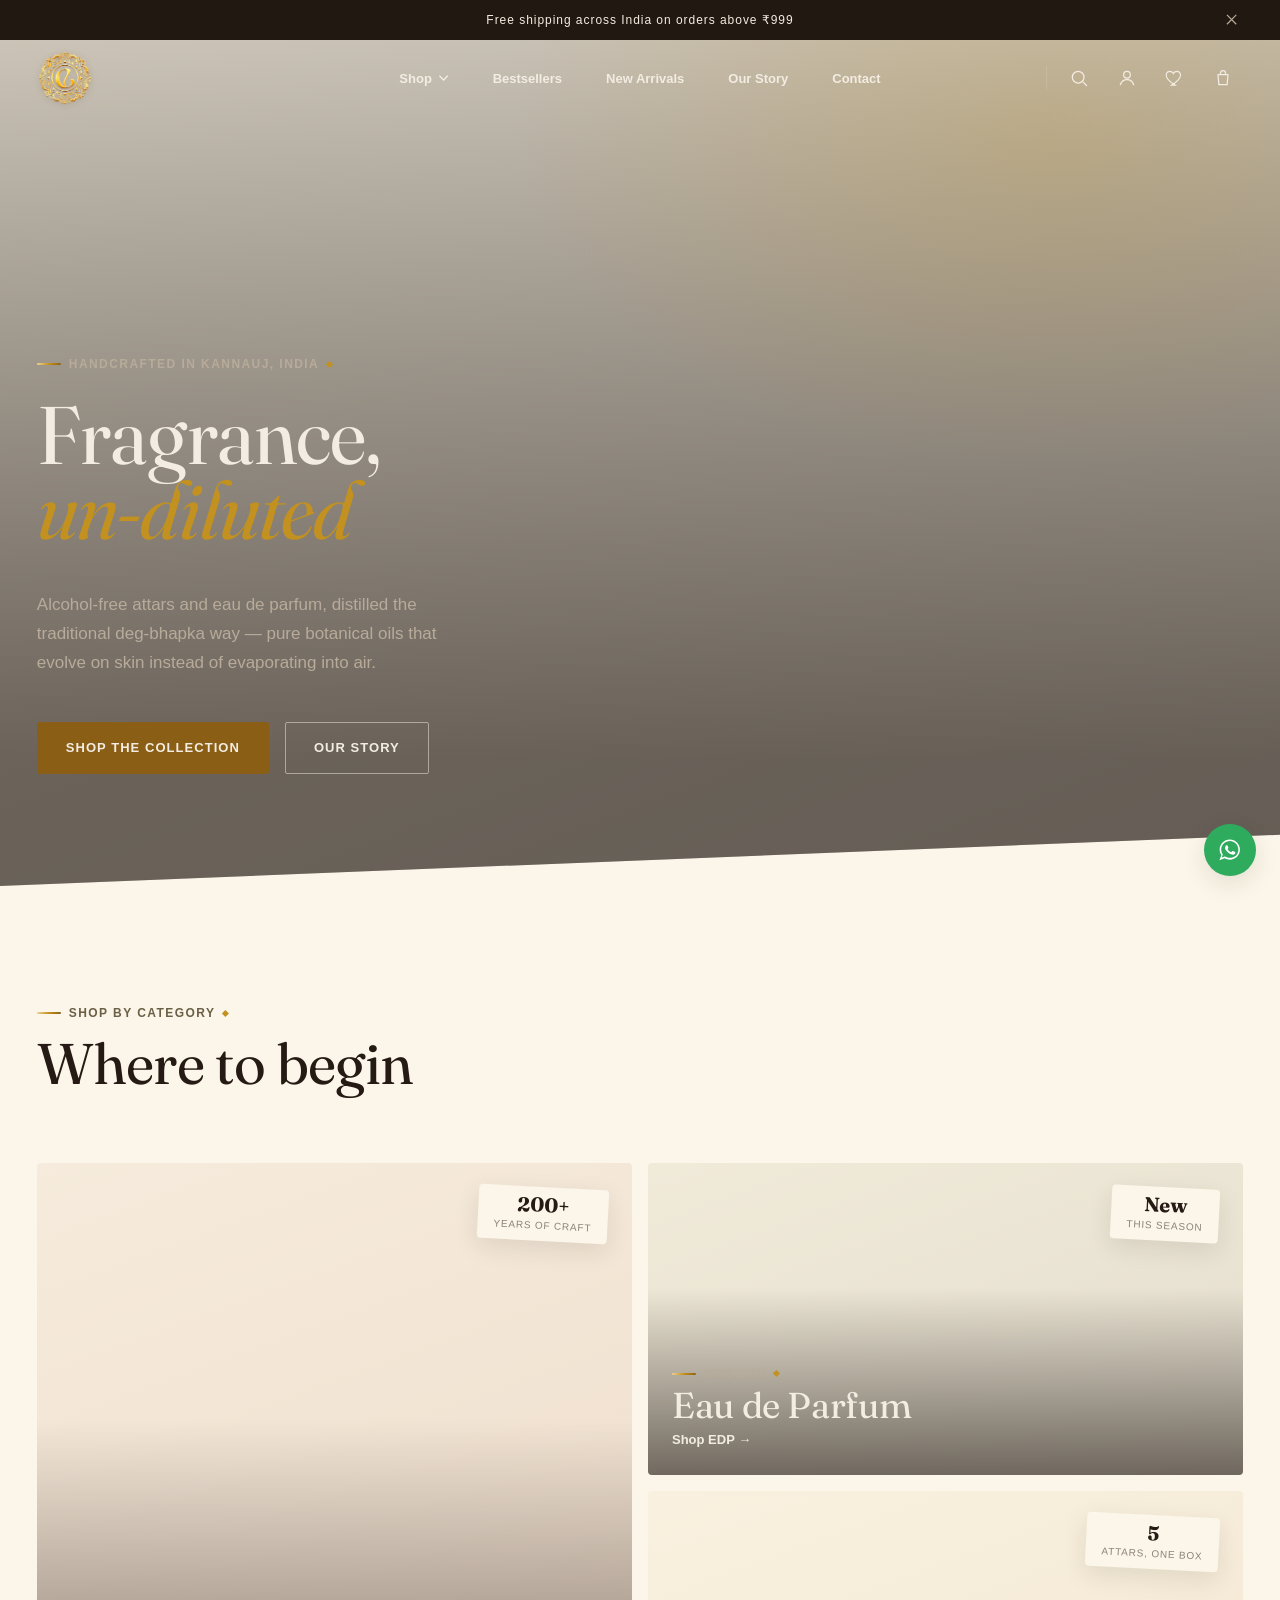
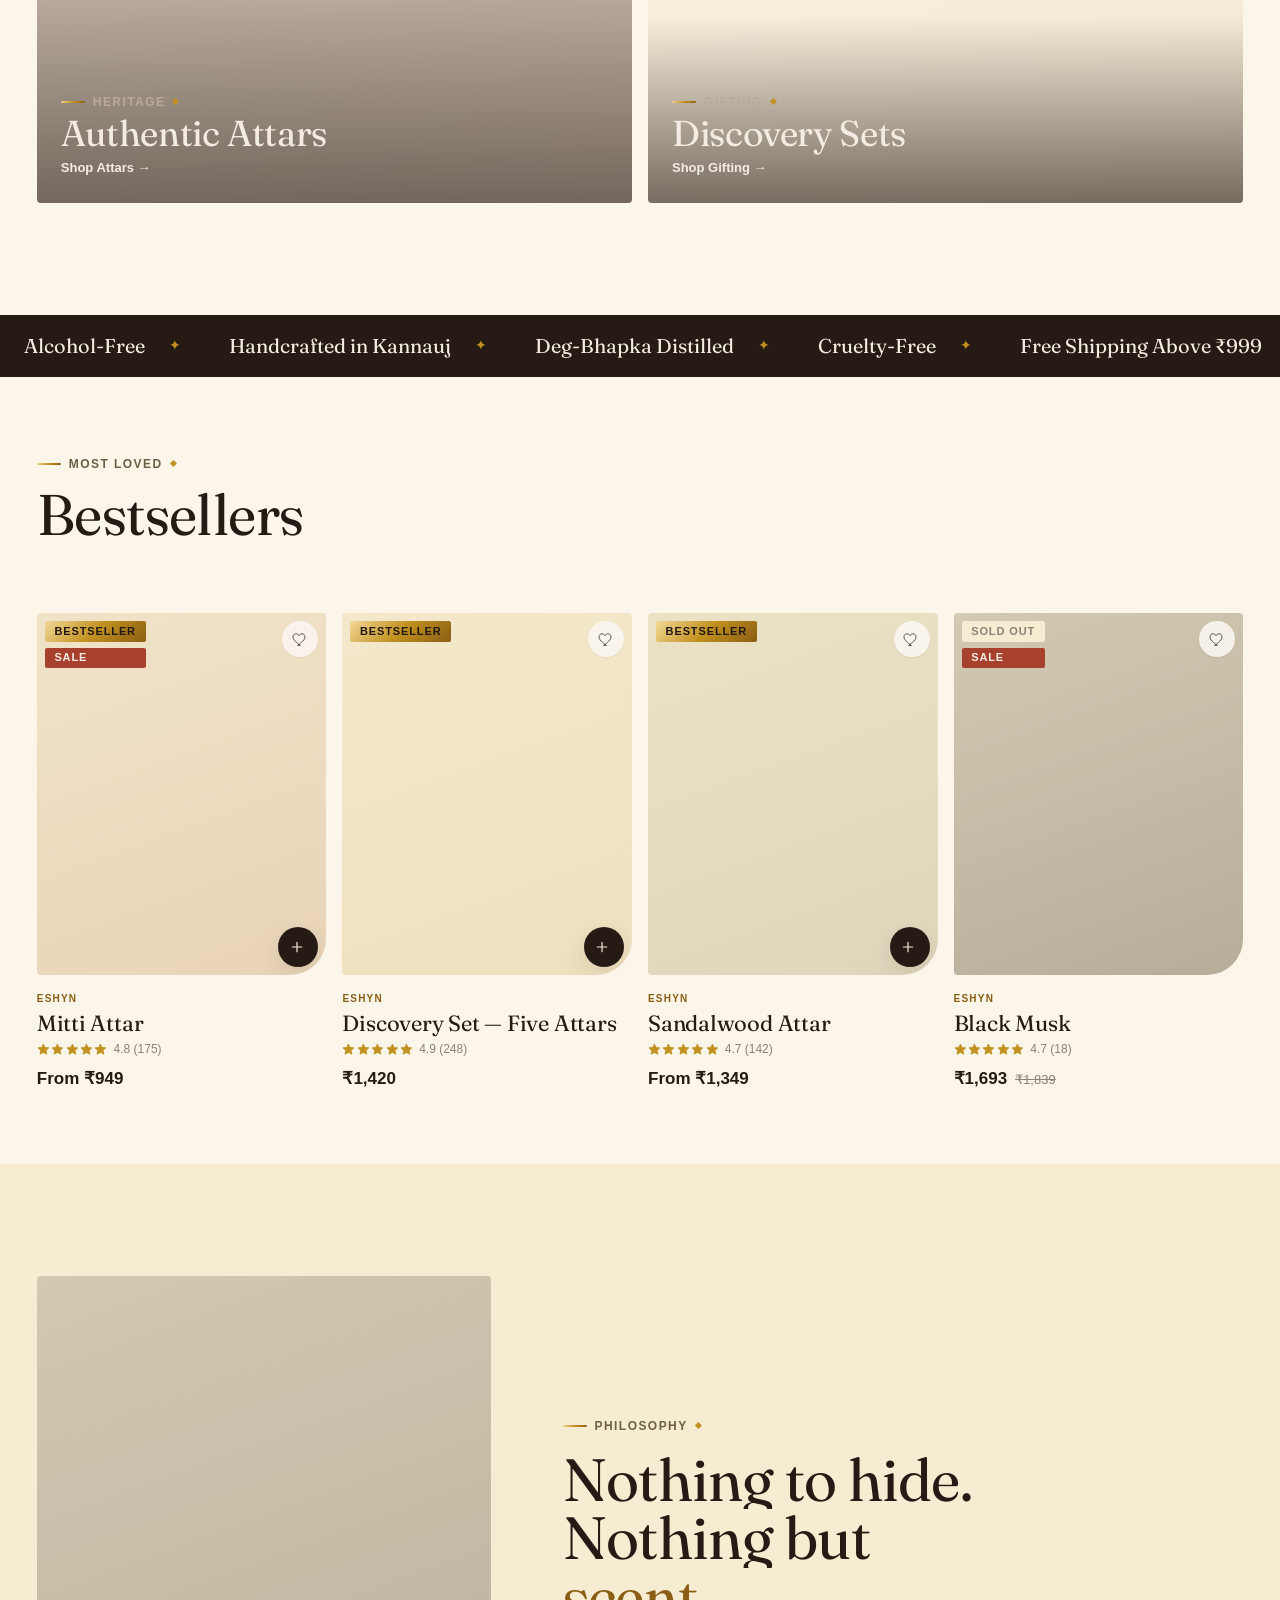
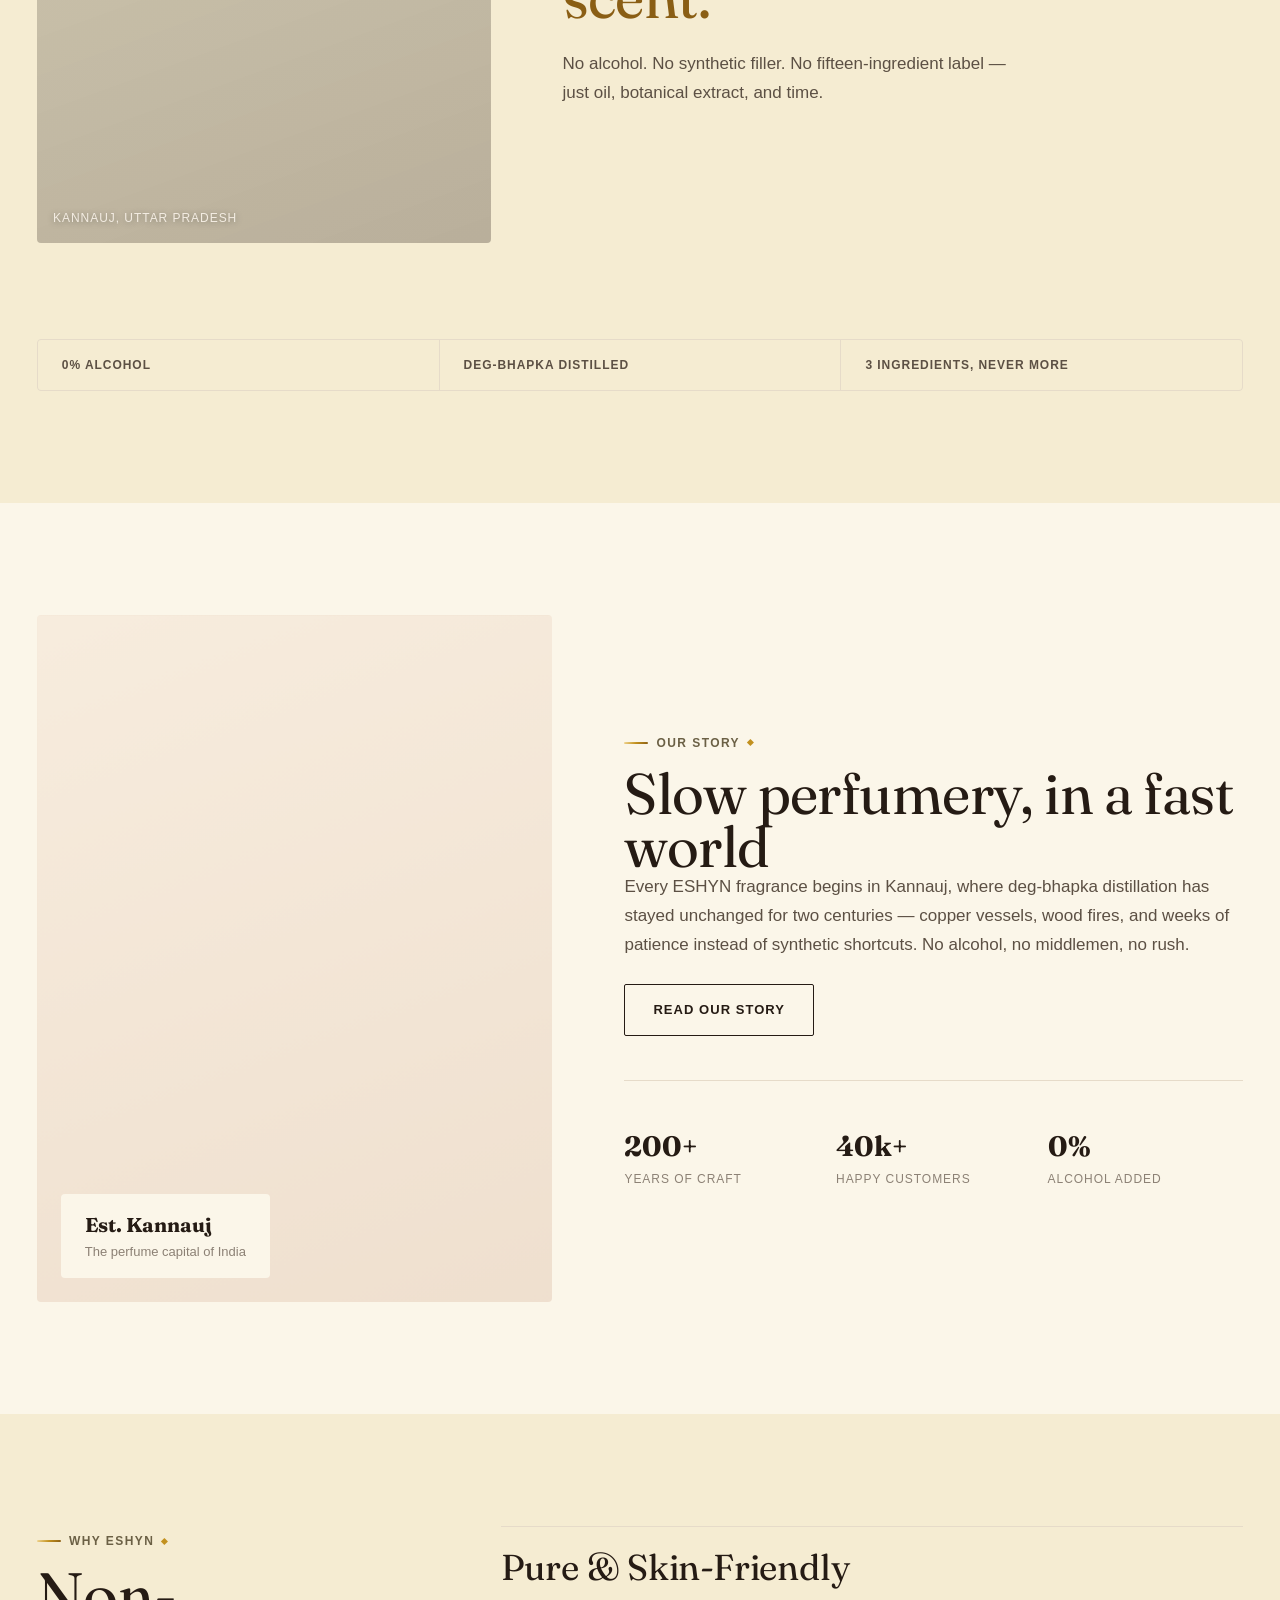
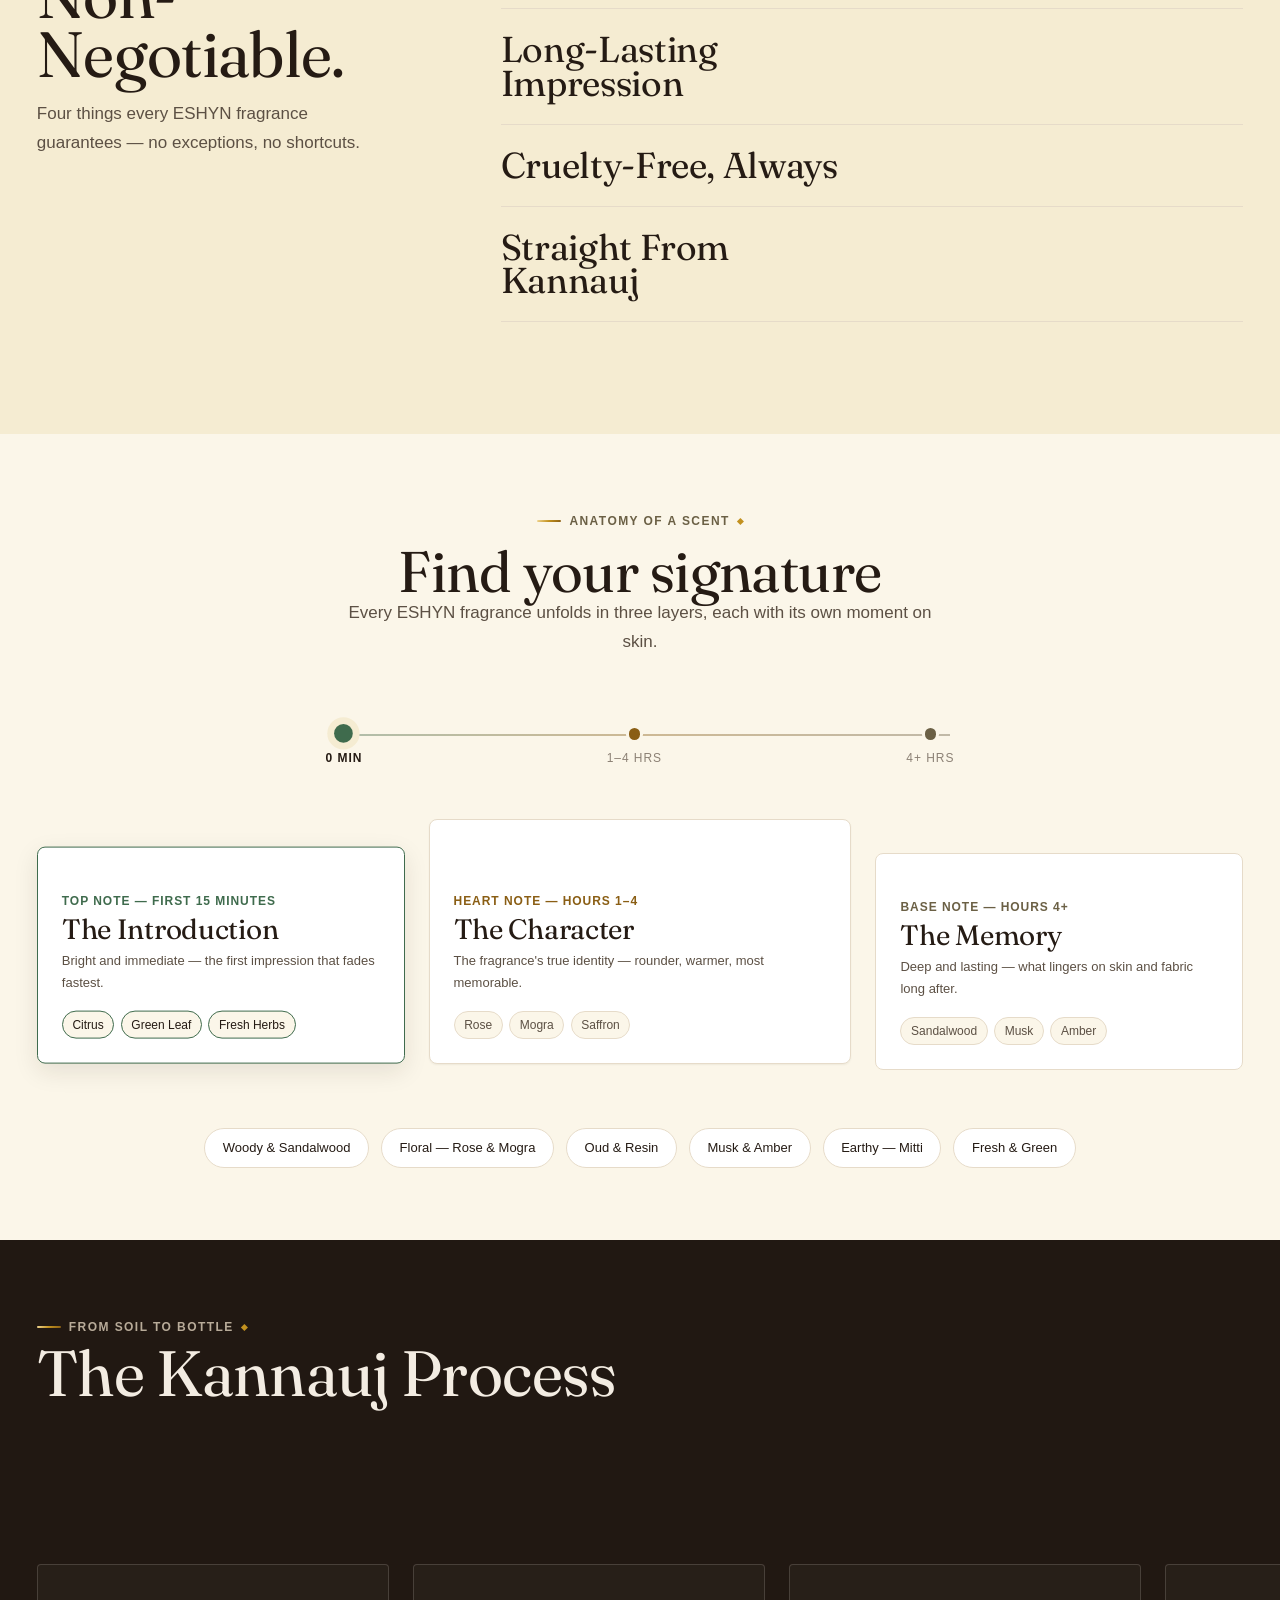
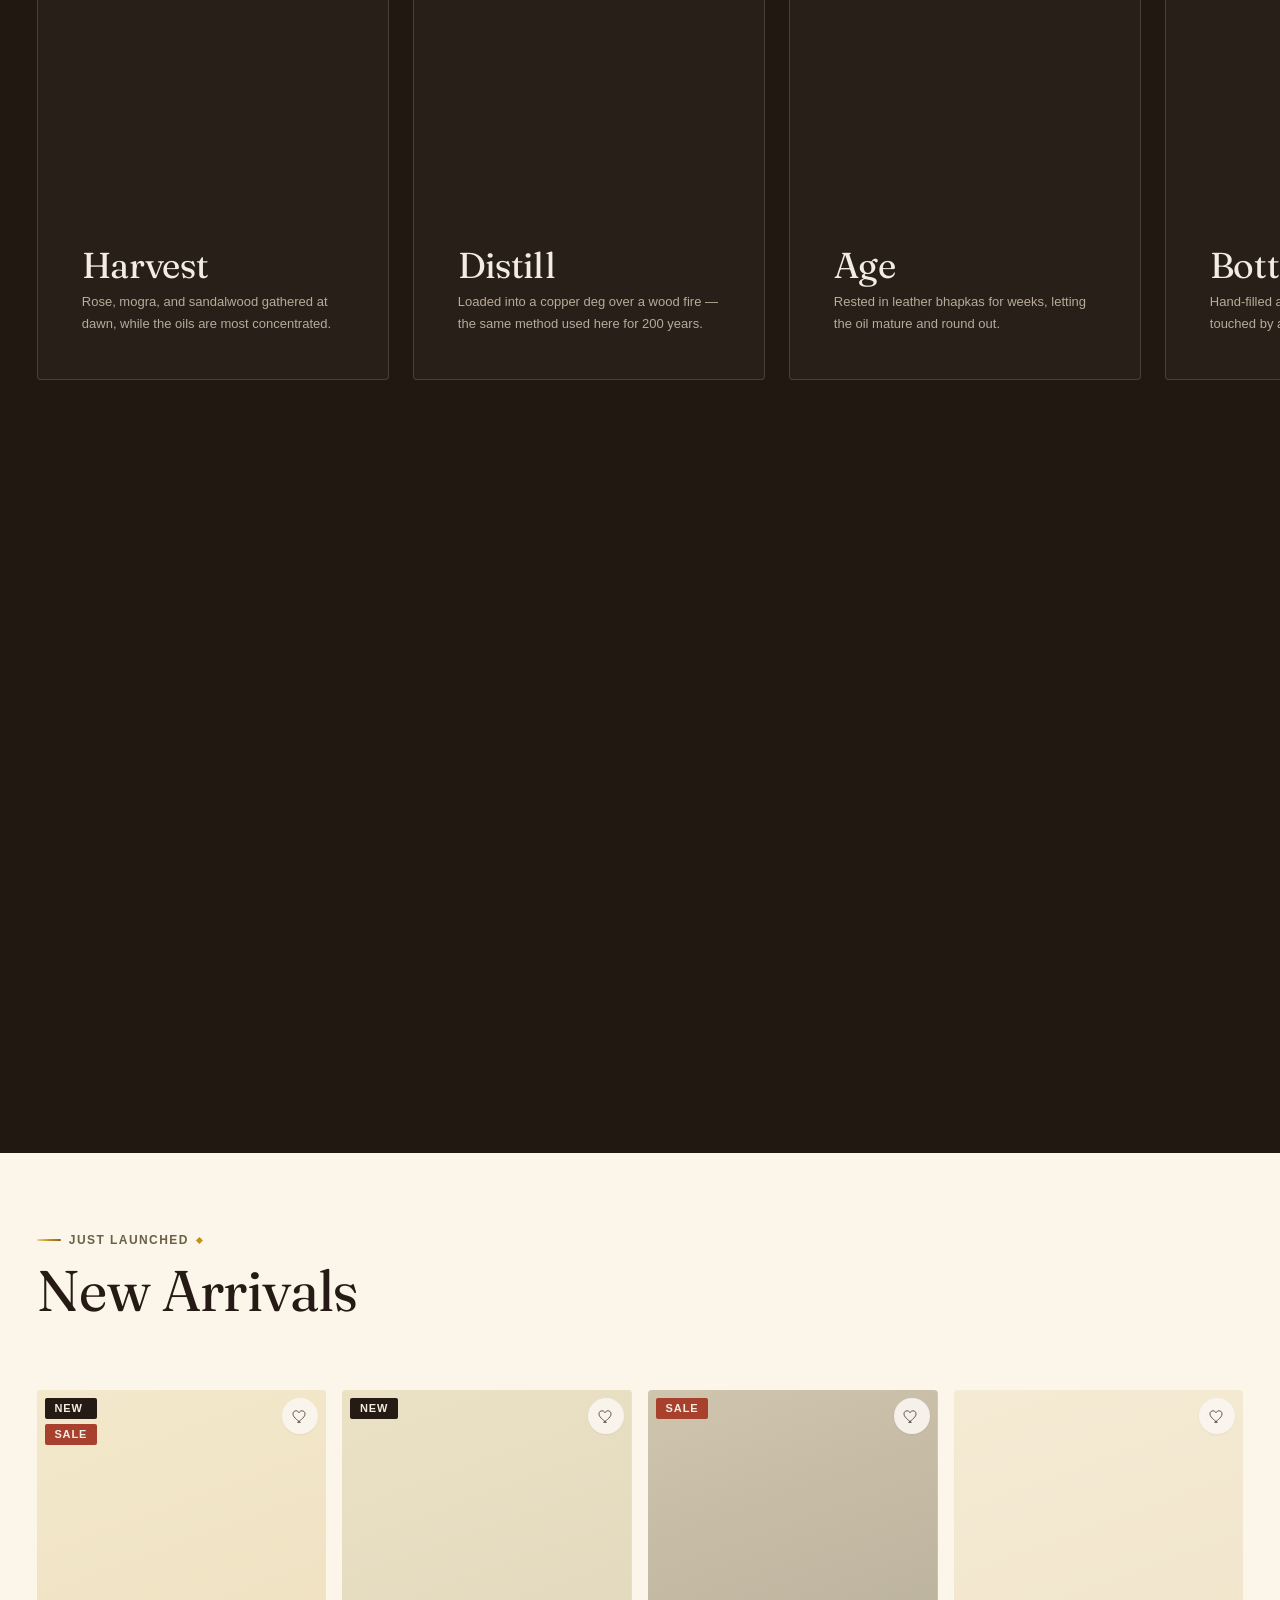
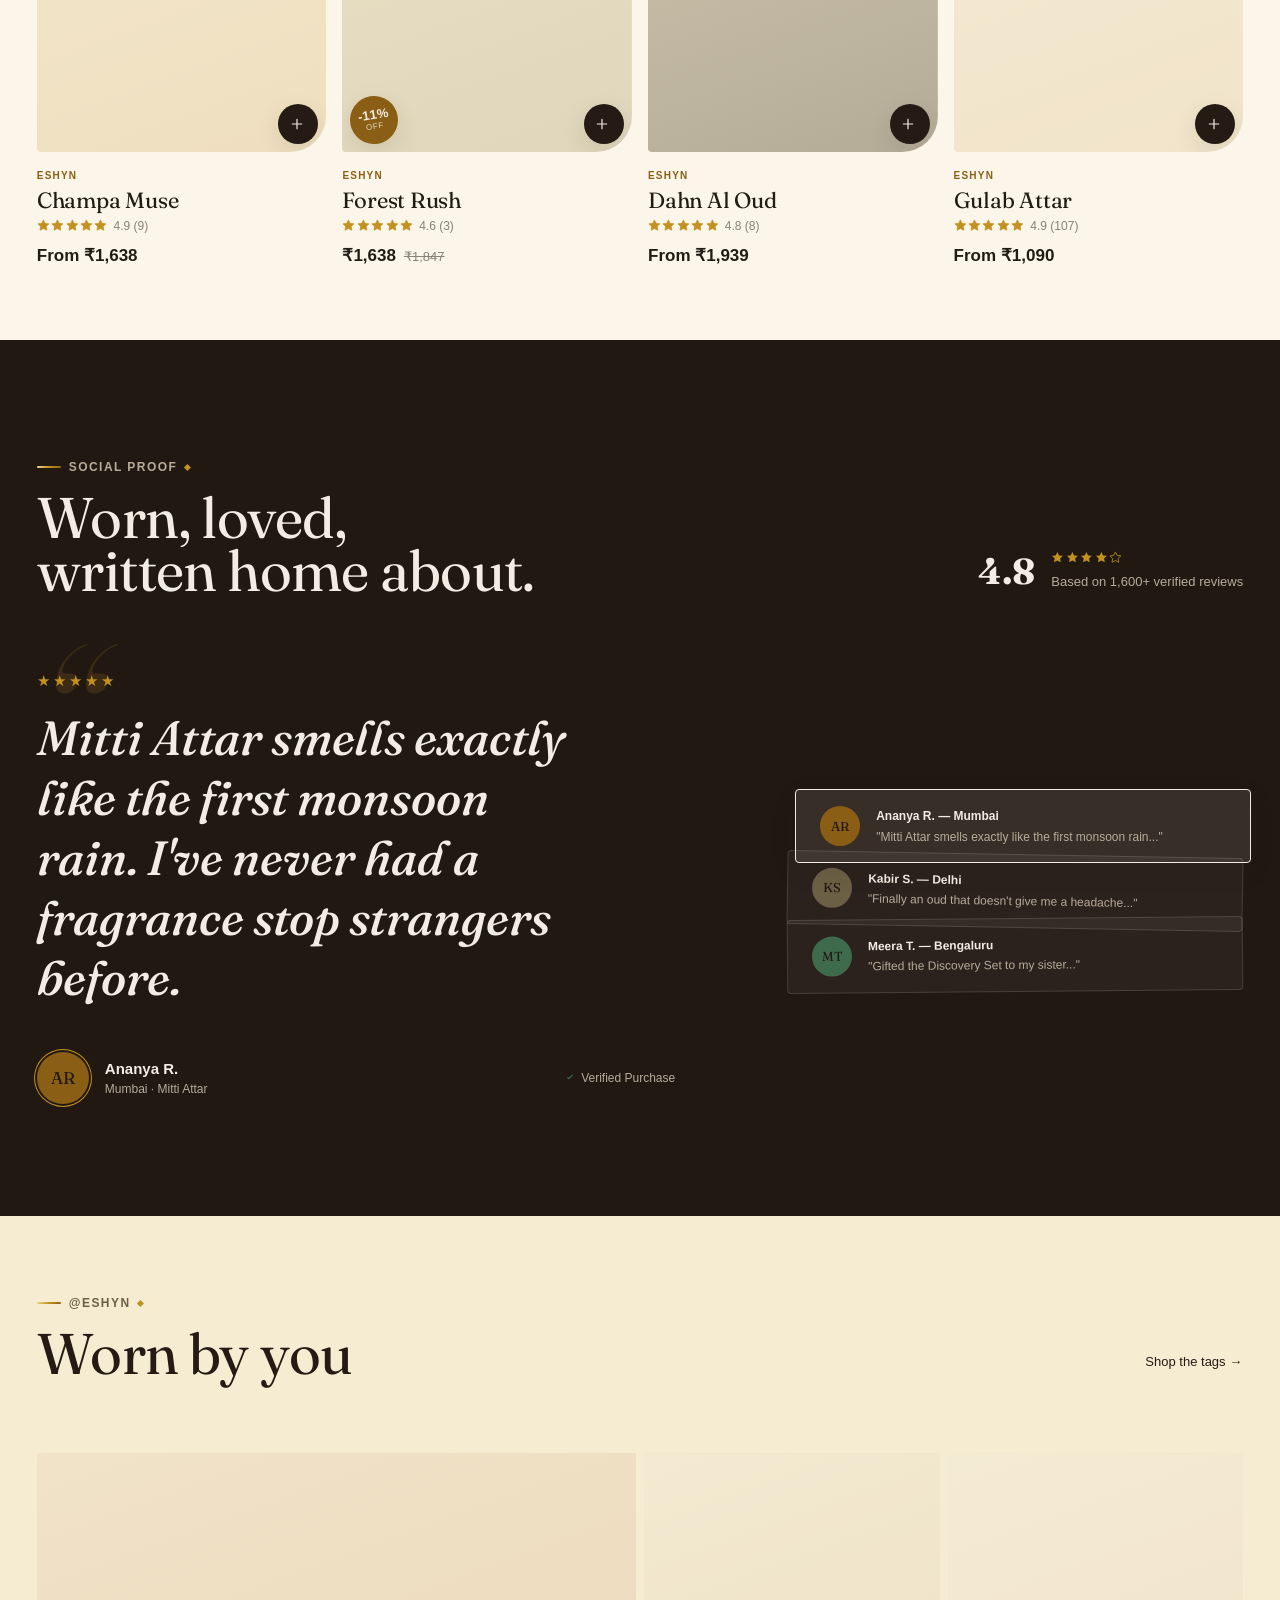
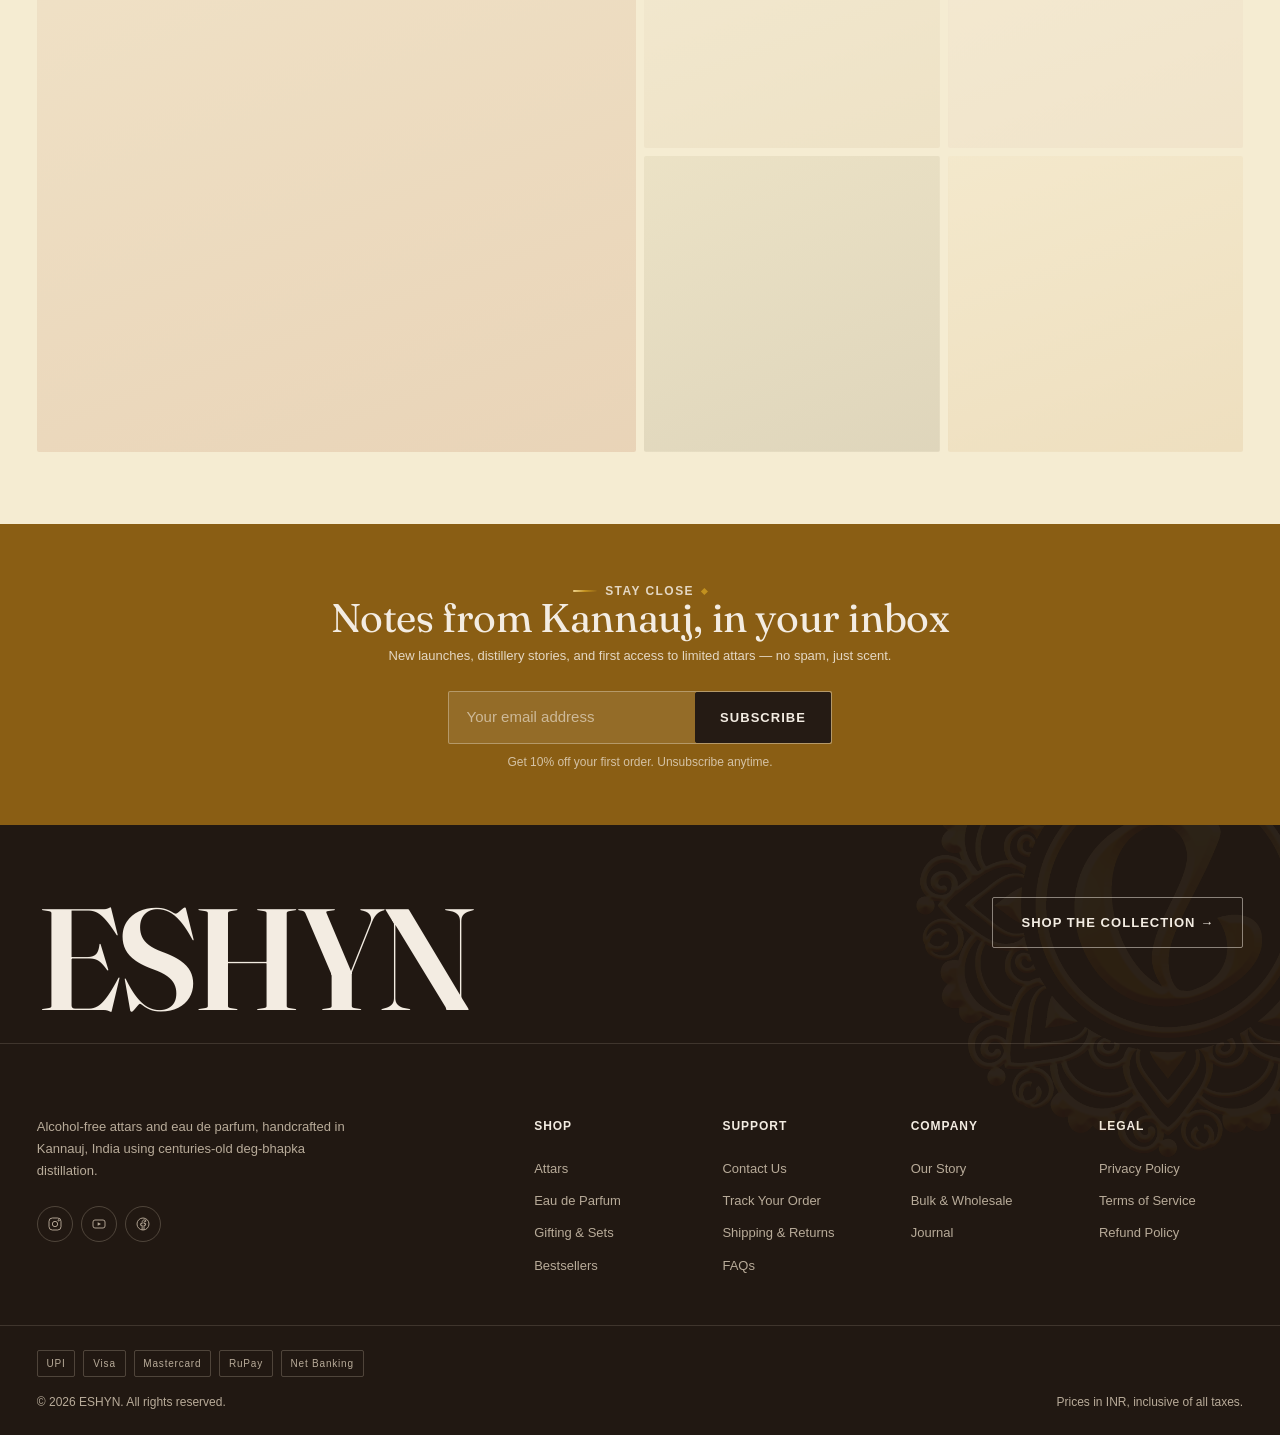
<file: theme/index.html>
<!DOCTYPE html>
<html lang="en">
<head>
<meta charset="UTF-8">
<meta name="viewport" content="width=device-width, initial-scale=1">
<title>ESHYN — Alcohol-Free Attars & Eau de Parfum, Handcrafted in Kannauj</title>
<meta name="description" content="ESHYN crafts alcohol-free Indian attars and eau de parfum from Kannauj, India's perfume capital — pure botanical oils, traditional deg-bhapka distillation, modern wear.">
<link rel="canonical" href="https://www.eshyn.com/">

<meta property="og:type" content="website">
<meta property="og:title" content="ESHYN — Alcohol-Free Attars & Eau de Parfum, Handcrafted in Kannauj">
<meta property="og:description" content="Pure botanical perfume oils, traditionally distilled in Kannauj. Alcohol-free, long-lasting, made in India.">
<meta property="og:image" content="https://picsum.photos/seed/eshyn-hero/1600/900">
<meta property="og:url" content="https://www.eshyn.com/">
<meta name="twitter:card" content="summary_large_image">

<link rel="icon" href="assets/images/LOGO.png" type="image/png">
<link rel="apple-touch-icon" href="assets/images/LOGO.png">
<meta name="theme-color" content="#211812">

<link rel="preconnect" href="https://fonts.googleapis.com">
<link rel="preconnect" href="https://fonts.gstatic.com" crossorigin>
<link rel="preconnect" href="https://api.fontshare.com" crossorigin>
<link rel="stylesheet" href="https://api.fontshare.com/v2/css?f[]=switzer@400,500,600,700&display=swap">
<link rel="stylesheet" href="https://fonts.googleapis.com/css2?family=Fraunces:ital,opsz,wght@0,9..144,300..600;1,9..144,300..600&display=swap">

<link rel="stylesheet" href="assets/css/variables.css">
<link rel="stylesheet" href="assets/css/reset.css">
<link rel="stylesheet" href="assets/css/typography.css">
<link rel="stylesheet" href="assets/css/components.css">
<link rel="stylesheet" href="assets/css/sections.css">
<link rel="stylesheet" href="assets/css/cart.css">
<link rel="stylesheet" href="assets/css/responsive.css">

<script type="application/ld+json">
{
  "@context": "https://schema.org",
  "@type": "Organization",
  "name": "ESHYN",
  "url": "https://www.eshyn.com/",
  "logo": "https://www.eshyn.com/assets/images/logo.png",
  "sameAs": ["https://www.instagram.com/eshyn", "https://www.youtube.com/@eshyn"]
}
</script>
</head>
<body>
<a class="skip-link" href="#main-content">Skip to content</a>

<div class="scroll-progress" data-scroll-progress><div class="scroll-progress__fill" data-scroll-progress-fill></div></div>
<div class="cursor-dot" data-cursor-dot aria-hidden="true"></div>
<div class="cursor-ring" data-cursor-ring aria-hidden="true"></div>

<div class="scrim" data-scrim></div>
<div class="toast" data-toast role="status" aria-live="polite"></div>

<!-- ================= ANNOUNCEMENT BAR ================= -->
<div class="announcement-bar" data-announcement-bar>
  <div class="container announcement-bar__track">
    <div class="announcement-bar__messages">
      <p class="announcement-bar__msg">Free shipping across India on orders above ₹999</p>
    </div>
    <button class="announcement-bar__close" data-announcement-close aria-label="Dismiss announcement">
      <svg viewBox="0 0 12 12" aria-hidden="true"><path d="M1 1l10 10M11 1L1 11" stroke="currentColor" stroke-width="1.3"/></svg>
    </button>
  </div>
</div>

<!-- ================= HEADER ================= -->
<header class="site-header site-header--overlay" data-site-header>
  <div class="container site-header__row">
    <div class="site-header__left">
      <button class="icon-btn mobile-nav-toggle" data-mobile-nav-open aria-label="Open menu">
        <svg viewBox="0 0 24 24"><path d="M3 6h18M3 12h18M3 18h18" stroke-width="1.5" stroke-linecap="round"/></svg>
      </button>
      <nav class="main-nav" aria-label="Main">
        <ul class="main-nav__list">
          <li class="main-nav__item">
            <a class="main-nav__link" href="collection.html?handle=all">Shop <svg viewBox="0 0 10 6" aria-hidden="true"><path d="M1 1l4 4 4-4" stroke="currentColor" stroke-width="1.3" fill="none"/></svg></a>
            <div class="mega-menu">
              <div class="container mega-menu__grid">
                <div class="mega-menu__col">
                  <p class="mega-menu__col-title">Attars</p>
                  <a href="collection.html?handle=attars">All Attars</a>
                  <a href="collection.html?handle=attars">Woody Notes</a>
                  <a href="collection.html?handle=attars">Floral Notes</a>
                  <a href="collection.html?handle=attars">Earthy Notes</a>
                </div>
                <div class="mega-menu__col">
                  <p class="mega-menu__col-title">Eau de Parfum</p>
                  <a href="collection.html?handle=eau-de-parfum">All Eau de Parfum</a>
                  <a href="collection.html?handle=new-arrivals">New Arrivals</a>
                  <a href="collection.html?handle=bestsellers">Bestsellers</a>
                </div>
                <div class="mega-menu__col">
                  <p class="mega-menu__col-title">Gifting</p>
                  <a href="collection.html?handle=gifting">Discovery Sets</a>
                  <a href="collection.html?handle=gifting">Gift Cards</a>
                  <a href="/pages/bulk-enquiry">For Bulk Enquiry</a>
                </div>
                <a class="mega-menu__feature" href="product.html?handle=mitti-attar">
                  <span class="mega-menu__feature-media"><div class="ph ph--terracotta" role="img" aria-label="Mitti Attar bottle"><span class="ph__icon"><img src="assets/images/icon-bottle.svg" alt="" aria-hidden="true"></span></div></span>
                  <span class="badge badge--bestseller">Bestseller</span>
                  <span class="mega-menu__feature-name">Mitti Attar</span>
                  <span class="mega-menu__feature-price price"><span class="price-current">₹949</span><span class="price-compare">₹1,149</span></span>
                </a>
              </div>
            </div>
          </li>
          <li class="main-nav__item"><a class="main-nav__link" href="collection.html?handle=bestsellers">Bestsellers</a></li>
          <li class="main-nav__item"><a class="main-nav__link" href="collection.html?handle=new-arrivals">New Arrivals</a></li>
          <li class="main-nav__item"><a class="main-nav__link" href="/pages/our-story">Our Story</a></li>
          <li class="main-nav__item"><a class="main-nav__link" href="/pages/contact">Contact</a></li>
        </ul>
        <span class="main-nav__indicator" data-nav-indicator aria-hidden="true"></span>
      </nav>
    </div>

    <a class="site-header__logo" href="/">
      <img class="site-header__logo-mark" src="assets/images/LOGO.png" alt="ESHYN">
    </a>

    <div class="site-header__right">
      <button class="icon-btn site-header__search" data-search-open aria-label="Search">
        <svg viewBox="0 0 24 24"><circle cx="11" cy="11" r="7" stroke-width="1.5"/><path d="M21 21l-4.3-4.3" stroke-width="1.5" stroke-linecap="round"/></svg>
      </button>
      <a class="icon-btn site-header__account" href="/account" aria-label="Account">
        <svg viewBox="0 0 24 24"><circle cx="12" cy="8" r="4" stroke-width="1.5"/><path d="M4 20c1.5-4 5-6 8-6s6.5 2 8 6" stroke-width="1.5" stroke-linecap="round"/></svg>
      </a>
      <a class="icon-btn site-header__wishlist" href="/pages/wishlist" aria-label="Wishlist">
        <svg viewBox="0 0 24 24"><path d="M12 20.5s-7.5-4.7-10-9.4C.4 7.7 2 4 5.6 4c2.2 0 3.7 1.3 4.4 2.6C10.7 5.3 12.2 4 14.4 4 18 4 19.6 7.7 18 11.1c-2.5 4.7-10 9.4-10 9.4z" stroke-width="1.4"/></svg>
        <span class="icon-btn__count" data-wishlist-count hidden>0</span>
      </a>
      <button class="icon-btn" data-cart-open aria-label="Cart">
        <svg viewBox="0 0 24 24"><path d="M6 8h12l-1 12H7L6 8z" stroke-width="1.5" stroke-linejoin="round"/><path d="M9 8V6a3 3 0 016 0v2" stroke-width="1.5"/></svg>
        <span class="icon-btn__count" data-cart-count hidden>0</span>
      </button>
    </div>
  </div>
</header>

<!-- ================= MOBILE NAV DRAWER ================= -->
<nav class="mobile-nav" data-mobile-nav aria-label="Mobile">
  <div class="mobile-nav__head">
    <span class="site-header__logo" style="font-size:1.15rem">
      <img class="site-header__logo-mark" src="assets/images/LOGO.png" alt="ESHYN">
    </span>
    <button class="icon-btn" data-mobile-nav-close aria-label="Close menu">
      <svg viewBox="0 0 24 24"><path d="M6 6l12 12M18 6L6 18" stroke-width="1.5" stroke-linecap="round"/></svg>
    </button>
  </div>
  <div class="mobile-nav__actions">
    <button class="mobile-nav__action" data-search-open>
      <svg viewBox="0 0 24 24"><circle cx="11" cy="11" r="7" stroke-width="1.5"/><path d="M21 21l-4.3-4.3" stroke-width="1.5" stroke-linecap="round"/></svg>
      <span>Search</span>
    </button>
    <a class="mobile-nav__action" href="/pages/wishlist">
      <svg viewBox="0 0 24 24"><path d="M12 20.5s-7.5-4.7-10-9.4C.4 7.7 2 4 5.6 4c2.2 0 3.7 1.3 4.4 2.6C10.7 5.3 12.2 4 14.4 4 18 4 19.6 7.7 18 11.1c-2.5 4.7-10 9.4-10 9.4z" stroke-width="1.4"/></svg>
      <span>Wishlist</span>
      <span class="icon-btn__count" data-wishlist-count hidden>0</span>
    </a>
  </div>
  <ul class="mobile-nav__list">
    <li class="mobile-nav__item">
      <a class="mobile-nav__link" href="collection.html?handle=all" data-mobile-sub-toggle><span class="mobile-nav__link-label">Shop</span> <svg viewBox="0 0 10 6" width="10" height="6"><path d="M1 1l4 4 4-4" stroke="currentColor" stroke-width="1.3" fill="none"/></svg></a>
      <div class="mobile-nav__sub">
        <a href="collection.html?handle=attars">Attars</a>
        <a href="collection.html?handle=eau-de-parfum">Eau de Parfum</a>
        <a href="collection.html?handle=gifting">Gifting &amp; Sets</a>
      </div>
    </li>
    <li class="mobile-nav__item"><a class="mobile-nav__link" href="collection.html?handle=bestsellers">Bestsellers</a></li>
    <li class="mobile-nav__item"><a class="mobile-nav__link" href="collection.html?handle=new-arrivals">New Arrivals</a></li>
    <li class="mobile-nav__item"><a class="mobile-nav__link" href="/pages/our-story">Our Story</a></li>
    <li class="mobile-nav__item"><a class="mobile-nav__link" href="/pages/contact">Contact</a></li>
  </ul>
  <div class="mobile-nav__footer">
    <a class="btn btn--outline btn--sm" href="/account">Account</a>
  </div>
</nav>

<!-- ================= SEARCH OVERLAY ================= -->
<div class="search-overlay" data-search-overlay>
  <div class="search-overlay__head">
    <div class="container search-overlay__form">
      <svg viewBox="0 0 24 24" width="22" height="22" aria-hidden="true"><circle cx="11" cy="11" r="7" stroke-width="1.5"/><path d="M21 21l-4.3-4.3" stroke-width="1.5" stroke-linecap="round"/></svg>
      <input type="search" placeholder="Search attars, notes, gifts…" aria-label="Search products">
      <button class="icon-btn" data-search-close aria-label="Close search">
        <svg viewBox="0 0 24 24"><path d="M6 6l12 12M18 6L6 18" stroke-width="1.5" stroke-linecap="round"/></svg>
      </button>
    </div>
  </div>
  <div class="container search-overlay__body">
    <div data-search-suggest-wrap>
      <p class="search-overlay__section-title">Popular Searches</p>
      <div class="search-suggests">
        <a class="chip" href="collection.html?handle=attars">Oud</a>
        <a class="chip" href="collection.html?handle=attars">Musk</a>
        <a class="chip" href="collection.html?handle=gifting">Gift Sets</a>
        <a class="chip" href="collection.html?handle=attars">Rose &amp; Mogra</a>
      </div>
      <p class="search-overlay__section-title">Shop Collections</p>
      <div class="search-suggests" data-search-collections></div>
    </div>
    <div data-search-results-wrap hidden>
      <p class="search-overlay__section-title">Products</p>
      <div class="search-results" data-search-results></div>
    </div>
  </div>
</div>

<!-- ================= MAIN ================= -->
<main id="main-content">

  <!-- ---- Hero ---- -->
  <section class="hero">
    <div class="hero__media">
      <div class="ph ph--espresso" role="img" aria-label="Copper distillation vessels used to craft ESHYN attars in Kannauj"><span class="ph__icon"><img src="assets/images/icon-vessel.svg" alt="" aria-hidden="true"></span></div>
    </div>
    <div class="container">
      <div class="hero__content">
        <span class="eyebrow">Handcrafted in Kannauj, India</span>
        <h1>Fragrance,<br><span class="hero__cycle">un-diluted</span></h1>
        <p class="hero__lede">Alcohol-free attars and eau de parfum, distilled the traditional deg-bhapka way — pure botanical oils that evolve on skin instead of evaporating into air.</p>
        <div class="hero__cta">
          <a class="btn btn--accent btn--magnetic" href="collection.html?handle=all">Shop the Collection</a>
          <a class="btn btn--outline-light btn--magnetic" href="/pages/our-story">Our Story</a>
        </div>
      </div>
    </div>
  </section>

  <!-- ---- Collection discovery ---- -->
  <section class="section">
    <div class="container">
      <div class="section-head" data-reveal>
        <div class="section-head__text section-head__text--wide">
          <span class="eyebrow">Shop by Category</span>
          <h2>Where to begin</h2>
        </div>
      </div>
      <div class="discovery-grid">
        <a class="discovery-card" href="collection.html?handle=attars" data-reveal>
          <div class="ph ph--terracotta" role="img" aria-label="Authentic Indian attars in glass vials"><span class="ph__icon"><img src="assets/images/icon-bottle.svg" alt="" aria-hidden="true"></span></div>
          <span class="discovery-card__float"><strong>200+</strong><span>Years of Craft</span></span>
          <span class="discovery-card__text">
            <span class="eyebrow">Heritage</span>
            <h3 class="h3">Authentic Attars</h3>
            <span class="discovery-card__link">Shop Attars →</span>
          </span>
        </a>
        <a class="discovery-card" href="collection.html?handle=eau-de-parfum" data-reveal>
          <div class="ph ph--olive" role="img" aria-label="ESHYN eau de parfum bottle"><span class="ph__icon"><img src="assets/images/icon-bottle.svg" alt="" aria-hidden="true"></span></div>
          <span class="discovery-card__float"><strong>New</strong><span>This Season</span></span>
          <span class="discovery-card__text">
            <span class="eyebrow">Modern</span>
            <h3 class="h3">Eau de Parfum</h3>
            <span class="discovery-card__link">Shop EDP →</span>
          </span>
        </a>
        <a class="discovery-card" href="collection.html?handle=gifting" data-reveal>
          <div class="ph ph--gold" role="img" aria-label="ESHYN discovery gift set"><span class="ph__icon"><img src="assets/images/icon-gift.svg" alt="" aria-hidden="true"></span></div>
          <span class="discovery-card__float"><strong>5</strong><span>Attars, One Box</span></span>
          <span class="discovery-card__text">
            <span class="eyebrow">Gifting</span>
            <h3 class="h3">Discovery Sets</h3>
            <span class="discovery-card__link">Shop Gifting →</span>
          </span>
        </a>
      </div>
    </div>
  </section>

  <!-- ---- Marquee ---- -->
  <div class="marquee" aria-hidden="true">
    <div class="marquee__track">
      <span class="marquee__item">Alcohol-Free</span>
      <span class="marquee__item">Handcrafted in Kannauj</span>
      <span class="marquee__item">Deg-Bhapka Distilled</span>
      <span class="marquee__item">Cruelty-Free</span>
      <span class="marquee__item">Free Shipping Above ₹999</span>
      <span class="marquee__item">Alcohol-Free</span>
      <span class="marquee__item">Handcrafted in Kannauj</span>
      <span class="marquee__item">Deg-Bhapka Distilled</span>
      <span class="marquee__item">Cruelty-Free</span>
      <span class="marquee__item">Free Shipping Above ₹999</span>
    </div>
  </div>

  <!-- ---- Bestsellers ---- -->
  <section class="section section--tight">
    <div class="container">
      <div class="section-head" data-reveal>
        <div class="section-head__text">
          <span class="eyebrow">Most Loved</span>
          <h2>Bestsellers</h2>
        </div>
        <div class="section-head__nav" data-rail-nav="[data-rail='bestsellers']">
          <button type="button" data-dir="prev" aria-label="Scroll left"><svg viewBox="0 0 10 16"><path d="M8 1L1 8l7 7" stroke="currentColor" stroke-width="1.4" fill="none"/></svg></button>
          <button type="button" data-dir="next" aria-label="Scroll right"><svg viewBox="0 0 10 16"><path d="M2 1l7 7-7 7" stroke="currentColor" stroke-width="1.4" fill="none"/></svg></button>
        </div>
      </div>
      <div class="product-rail" data-rail="bestsellers" data-grid="bestsellers"></div>
    </div>
  </section>

  <!-- ---- Statement (editorial philosophy spread) ---- -->
  <section class="statement section section--alt">
    <div class="container">
      <div class="statement__grid">
        <figure class="statement__media" data-reveal>
          <div class="ph ph--ink" role="img" aria-label="ESHYN attar oil catching warm light"><span class="ph__icon"><img src="assets/images/icon-bottle.svg" alt="" aria-hidden="true"></span></div>
          <figcaption class="statement__media-caption">Kannauj, Uttar Pradesh</figcaption>
        </figure>
        <div class="statement__content" data-reveal>
          <span class="eyebrow">Philosophy</span>
          <h2 class="statement__headline" data-mask-reveal>
            <span class="statement__line"><span>Nothing to hide.</span></span>
            <span class="statement__line"><span>Nothing but</span></span>
            <span class="statement__line statement__line--accent"><span>scent.</span></span>
          </h2>
          <p class="lede statement__lede">No alcohol. No synthetic filler. No fifteen-ingredient label — just oil, botanical extract, and time.</p>
        </div>
        <div class="statement__facts" data-reveal>
          <div class="statement__fact">
            <span class="statement__fact-label">0% Alcohol</span>
          </div>
          <div class="statement__fact">
            <span class="statement__fact-label">Deg-Bhapka Distilled</span>
          </div>
          <div class="statement__fact">
            <span class="statement__fact-label">3 Ingredients, Never More</span>
          </div>
        </div>
      </div>
    </div>
  </section>

  <!-- ---- Brand story ---- -->
  <section class="section">
    <div class="container">
      <div class="brand-story">
        <div class="brand-story__media" data-reveal>
          <div class="ph ph--clay" role="img" aria-label="Artisan hand-distilling attar in a copper deg at ESHYN's Kannauj distillery"><span class="ph__icon"><img src="assets/images/icon-vessel.svg" alt="" aria-hidden="true"></span></div>
          <div class="brand-story__badge">
            <strong>Est. Kannauj</strong>
            <span class="text-sm text-muted">The perfume capital of India</span>
          </div>
        </div>
        <div class="brand-story__text" data-reveal>
          <span class="eyebrow">Our Story</span>
          <h2>Slow perfumery, in a fast world</h2>
          <p class="lede">Every ESHYN fragrance begins in Kannauj, where deg-bhapka distillation has stayed unchanged for two centuries — copper vessels, wood fires, and weeks of patience instead of synthetic shortcuts. No alcohol, no middlemen, no rush.</p>
          <a class="btn btn--outline" href="/pages/our-story" style="margin-top: var(--space-lg)">Read Our Story</a>
          <div class="brand-story__numbers">
            <div><strong data-count-to="200" data-count-suffix="+">200+</strong><span>Years of Craft</span></div>
            <div><strong data-count-to="40" data-count-suffix="k+">40k+</strong><span>Happy Customers</span></div>
            <div><strong data-count-to="0" data-count-suffix="%">0%</strong><span>Alcohol Added</span></div>
          </div>
        </div>
      </div>
    </div>
  </section>

  <!-- ---- Values (hover-spotlight list, not an icon grid) ---- -->
  <section class="values section">
    <div class="container">
      <div class="values__layout">
        <div class="values__intro" data-reveal>
          <span class="eyebrow">Why ESHYN</span>
          <h2>Non-<br>Negotiable.</h2>
          <p class="lede">Four things every ESHYN fragrance guarantees — no exceptions, no shortcuts.</p>
        </div>
        <div class="values-list" data-reveal>
          <div class="values-list__item">
            <h3 class="values-list__title">Pure &amp; Skin-Friendly</h3>
            <p class="values-list__desc">Alcohol-free oils that never irritate, even on sensitive skin.</p>
          </div>
          <div class="values-list__item">
            <h3 class="values-list__title">Long-Lasting Impression</h3>
            <p class="values-list__desc">Rich, concentrated oils that evolve on skin for hours, not minutes.</p>
          </div>
          <div class="values-list__item">
            <h3 class="values-list__title">Cruelty-Free, Always</h3>
            <p class="values-list__desc">Vegan formulations, never tested on animals — no exceptions.</p>
          </div>
          <div class="values-list__item">
            <h3 class="values-list__title">Straight From Kannauj</h3>
            <p class="values-list__desc">No importers, no distributors — sourced directly from source.</p>
          </div>
        </div>
      </div>
    </div>
  </section>

  <!-- ---- Anatomy of a Scent ---- -->
  <section class="section section--tight scent-anatomy">

    <div class="container">
      <div class="section-head" data-reveal>
        <div class="section-head__text" style="max-width:none; text-align:center; margin-inline:auto">
          <span class="eyebrow" style="justify-content:center">Anatomy of a Scent</span>
          <h2>Find your signature</h2>
          <p class="lede" style="margin-inline:auto; text-align:center">Every ESHYN fragrance unfolds in three layers, each with its own moment on skin.</p>
        </div>
      </div>

      <div class="scent-timeline" data-reveal data-scent-timeline>
        <div class="scent-timeline__track">
          <button type="button" class="scent-timeline__stop is-active" data-scent-stop="0">
            <span class="scent-timeline__dot"></span>
            <span class="scent-timeline__time">0 Min</span>
          </button>
          <button type="button" class="scent-timeline__stop" data-scent-stop="1">
            <span class="scent-timeline__dot"></span>
            <span class="scent-timeline__time">1–4 Hrs</span>
          </button>
          <button type="button" class="scent-timeline__stop" data-scent-stop="2">
            <span class="scent-timeline__dot"></span>
            <span class="scent-timeline__time">4+ Hrs</span>
          </button>
        </div>
      </div>

      <div class="scent-grid" data-reveal data-scent-grid>
        <article class="scent-card scent-card--top is-active" data-scent-card="0">
          <span class="scent-card__label">Top Note — First 15 Minutes</span>
          <h3 class="scent-card__name">The Introduction</h3>
          <p class="scent-card__desc">Bright and immediate — the first impression that fades fastest.</p>
          <div class="scent-card__notes"><span>Citrus</span><span>Green Leaf</span><span>Fresh Herbs</span></div>
        </article>
        <article class="scent-card scent-card--heart" data-scent-card="1">
          <span class="scent-card__label">Heart Note — Hours 1–4</span>
          <h3 class="scent-card__name">The Character</h3>
          <p class="scent-card__desc">The fragrance's true identity — rounder, warmer, most memorable.</p>
          <div class="scent-card__notes"><span>Rose</span><span>Mogra</span><span>Saffron</span></div>
        </article>
        <article class="scent-card scent-card--base" data-scent-card="2">
          <span class="scent-card__label">Base Note — Hours 4+</span>
          <h3 class="scent-card__name">The Memory</h3>
          <p class="scent-card__desc">Deep and lasting — what lingers on skin and fabric long after.</p>
          <div class="scent-card__notes"><span>Sandalwood</span><span>Musk</span><span>Amber</span></div>
        </article>
      </div>

      <div class="notes-finder__chips" data-reveal style="justify-content:center; margin-top: var(--space-xl)">
        <a class="chip" href="collection.html?handle=attars">Woody &amp; Sandalwood</a>
        <a class="chip" href="collection.html?handle=attars">Floral — Rose &amp; Mogra</a>
        <a class="chip" href="collection.html?handle=attars">Oud &amp; Resin</a>
        <a class="chip" href="collection.html?handle=attars">Musk &amp; Amber</a>
        <a class="chip" href="collection.html?handle=attars">Earthy — Mitti</a>
        <a class="chip" href="collection.html?handle=eau-de-parfum">Fresh &amp; Green</a>
      </div>
    </div>
  </section>

  <!-- ---- Process (pinned horizontal scroll) ---- -->
  <section class="process" data-process>
    <div class="process__sticky">
      <div class="process__head container">
        <span class="eyebrow" style="color:var(--color-text-on-dark-muted)">From Soil to Bottle</span>
        <h2 class="process__heading">The Kannauj Process</h2>
      </div>
      <div class="process__track" data-process-track>
        <article class="process__panel">
          <h3>Harvest</h3>
          <p>Rose, mogra, and sandalwood gathered at dawn, while the oils are most concentrated.</p>
        </article>
        <article class="process__panel">
          <h3>Distill</h3>
          <p>Loaded into a copper deg over a wood fire — the same method used here for 200 years.</p>
        </article>
        <article class="process__panel">
          <h3>Age</h3>
          <p>Rested in leather bhapkas for weeks, letting the oil mature and round out.</p>
        </article>
        <article class="process__panel">
          <h3>Bottle</h3>
          <p>Hand-filled and sealed in Kannauj, never touched by a machine.</p>
        </article>
        <article class="process__panel process__panel--cta">
          <h3>Yours</h3>
          <p>Delivered to your door, ready to wear.</p>
          <a class="btn btn--accent btn--magnetic" href="collection.html?handle=all">Shop the Collection</a>
        </article>
      </div>
    </div>
  </section>

  <!-- ---- New arrivals ---- -->
  <section class="section section--tight">
    <div class="container">
      <div class="section-head" data-reveal>
        <div class="section-head__text">
          <span class="eyebrow">Just Launched</span>
          <h2>New Arrivals</h2>
        </div>
        <div class="section-head__nav" data-rail-nav="[data-rail='new-arrivals']">
          <button type="button" data-dir="prev" aria-label="Scroll left"><svg viewBox="0 0 10 16"><path d="M8 1L1 8l7 7" stroke="currentColor" stroke-width="1.4" fill="none"/></svg></button>
          <button type="button" data-dir="next" aria-label="Scroll right"><svg viewBox="0 0 10 16"><path d="M2 1l7 7-7 7" stroke="currentColor" stroke-width="1.4" fill="none"/></svg></button>
        </div>
      </div>
      <div class="product-rail" data-rail="new-arrivals" data-grid="new-arrivals"></div>
    </div>
  </section>

  <!-- ---- Testimonials ---- -->
  <section class="testimonials section">
    <div class="container">
      <div class="section-head" data-reveal>
        <div class="section-head__text">
          <span class="eyebrow">Social Proof</span>
          <h2>Worn, loved,<br>written home about.</h2>
        </div>
        <div class="testimonials__rating">
          <strong>4.8</strong>
          <div>
            <span class="rating__stars">
              <svg viewBox="0 0 20 20"><path fill="currentColor" d="M10 1.5l2.6 5.4 5.9.7-4.3 4.1 1.1 5.9L10 14.8l-5.3 2.8 1.1-5.9L1.5 7.6l5.9-.7z"/></svg>
              <svg viewBox="0 0 20 20"><path fill="currentColor" d="M10 1.5l2.6 5.4 5.9.7-4.3 4.1 1.1 5.9L10 14.8l-5.3 2.8 1.1-5.9L1.5 7.6l5.9-.7z"/></svg>
              <svg viewBox="0 0 20 20"><path fill="currentColor" d="M10 1.5l2.6 5.4 5.9.7-4.3 4.1 1.1 5.9L10 14.8l-5.3 2.8 1.1-5.9L1.5 7.6l5.9-.7z"/></svg>
              <svg viewBox="0 0 20 20"><path fill="currentColor" d="M10 1.5l2.6 5.4 5.9.7-4.3 4.1 1.1 5.9L10 14.8l-5.3 2.8 1.1-5.9L1.5 7.6l5.9-.7z"/></svg>
              <svg viewBox="0 0 20 20"><path fill="none" stroke="currentColor" stroke-width="1.2" d="M10 1.5l2.6 5.4 5.9.7-4.3 4.1 1.1 5.9L10 14.8l-5.3 2.8 1.1-5.9L1.5 7.6l5.9-.7z"/></svg>
            </span>
            <p class="text-sm" style="color:var(--color-text-on-dark-muted)">Based on 1,600+ verified reviews</p>
          </div>
        </div>
      </div>

      <div class="testimonial-spotlight" data-reveal>
        <span class="testimonial-spotlight__mark" aria-hidden="true">&ldquo;</span>
        <figure class="testimonial-spotlight__quote" data-testimonial-spotlight>
          <span class="rating__stars" data-testimonial-stars>★★★★★</span>
          <blockquote data-testimonial-text>Mitti Attar smells exactly like the first monsoon rain. I've never had a fragrance stop strangers before.</blockquote>
          <figcaption>
            <span class="testimonial-spotlight__avatar" data-testimonial-avatar style="--tint:var(--color-primary)">AR</span>
            <span class="testimonial-spotlight__id">
              <span class="testimonial-spotlight__name" data-testimonial-name>Ananya R.</span>
              <span class="testimonial-spotlight__loc" data-testimonial-loc>Mumbai · Mitti Attar</span>
            </span>
            <span class="testimonial-card__verified"><svg viewBox="0 0 20 20"><path fill="currentColor" d="M8 12.5l-3-3 1.4-1.4L8 9.7l5.6-5.6L15 5.5z"/></svg>Verified Purchase</span>
          </figcaption>
        </figure>

        <div class="testimonial-deck" data-testimonial-deck>
          <button type="button" class="testimonial-deck__card is-active" data-testimonial-switch
            data-stars="★★★★★" data-name="Ananya R." data-loc="Mumbai · Mitti Attar" data-avatar="AR" data-tint="var(--color-primary)"
            data-text="Mitti Attar smells exactly like the first monsoon rain. I've never had a fragrance stop strangers before.">
            <span class="testimonial-deck__avatar" style="--tint:var(--color-primary)">AR</span>
            <span class="testimonial-deck__body">
              <span class="testimonial-deck__name">Ananya R. — Mumbai</span>
              <span class="testimonial-deck__quote">"Mitti Attar smells exactly like the first monsoon rain..."</span>
            </span>
          </button>
          <button type="button" class="testimonial-deck__card" data-testimonial-switch
            data-stars="★★★★★" data-name="Kabir S." data-loc="Delhi · Dahn Al Oud" data-avatar="KS" data-tint="var(--color-secondary)"
            data-text="Finally an oud that doesn't give me a headache. Dahn Al Oud lasts the entire workday without fading.">
            <span class="testimonial-deck__avatar" style="--tint:var(--color-secondary)">KS</span>
            <span class="testimonial-deck__body">
              <span class="testimonial-deck__name">Kabir S. — Delhi</span>
              <span class="testimonial-deck__quote">"Finally an oud that doesn't give me a headache..."</span>
            </span>
          </button>
          <button type="button" class="testimonial-deck__card" data-testimonial-switch
            data-stars="★★★★★" data-name="Meera T." data-loc="Bengaluru · Discovery Set" data-avatar="MT" data-tint="var(--color-success)"
            data-text="Gifted the Discovery Set to my sister — she's since reordered three full bottles. Packaging felt genuinely premium.">
            <span class="testimonial-deck__avatar" style="--tint:var(--color-success)">MT</span>
            <span class="testimonial-deck__body">
              <span class="testimonial-deck__name">Meera T. — Bengaluru</span>
              <span class="testimonial-deck__quote">"Gifted the Discovery Set to my sister..."</span>
            </span>
          </button>
        </div>
      </div>
    </div>
  </section>

  <!-- ---- UGC gallery ---- -->
  <section class="section section--tight section--alt">
    <div class="container">
      <div class="section-head" data-reveal>
        <div class="section-head__text">
          <span class="eyebrow">@eshyn</span>
          <h2>Worn by you</h2>
        </div>
        <a class="btn--ghost btn link-underline" href="https://instagram.com/eshyn">Shop the tags →</a>
      </div>
      <div class="ugc-grid" data-reveal>
        <a class="ugc-grid__feature" href="https://instagram.com/eshyn"><div class="ph ph--terracotta" role="img" aria-label="Customer photo wearing ESHYN attar"><span class="ph__icon"><img src="assets/images/icon-bottle.svg" alt="" aria-hidden="true"></span></div></a>
        <a href="https://instagram.com/eshyn"><div class="ph ph--sand" role="img" aria-label="Customer photo of ESHYN bottle on vanity"><span class="ph__icon"><img src="assets/images/icon-bottle.svg" alt="" aria-hidden="true"></span></div></a>
        <a href="https://instagram.com/eshyn"><div class="ph ph--blush" role="img" aria-label="Customer photo of ESHYN gift set unboxing"><span class="ph__icon"><img src="assets/images/icon-gift.svg" alt="" aria-hidden="true"></span></div></a>
        <a href="https://instagram.com/eshyn"><div class="ph ph--olive" role="img" aria-label="Customer photo applying ESHYN attar"><span class="ph__icon"><img src="assets/images/icon-bottle.svg" alt="" aria-hidden="true"></span></div></a>
        <a href="https://instagram.com/eshyn"><div class="ph ph--gold" role="img" aria-label="Customer photo of ESHYN discovery set"><span class="ph__icon"><img src="assets/images/icon-gift.svg" alt="" aria-hidden="true"></span></div></a>
      </div>
    </div>
  </section>

  <!-- ---- Newsletter ---- -->
  <section class="newsletter section">
    <div class="container container--narrow">
      <span class="eyebrow" style="justify-content:center;color:rgba(243,236,226,0.85)">Stay Close</span>
      <h2>Notes from Kannauj, in your inbox</h2>
      <p class="lede">New launches, distillery stories, and first access to limited attars — no spam, just scent.</p>
      <form data-newsletter-form>
        <div class="input-inline">
          <input type="email" required placeholder="Your email address" aria-label="Email address">
          <button class="btn btn--primary" type="submit">Subscribe</button>
        </div>
      </form>
      <p class="newsletter__privacy">Get 10% off your first order. Unsubscribe anytime.</p>
    </div>
  </section>

</main>

<!-- ================= FOOTER ================= -->
<footer class="site-footer">
  <div class="container footer__mark" data-reveal>
    <span class="footer__mark-text">ESHYN</span>
    <a class="btn btn--outline-light btn--magnetic footer__mark-cta" href="collection.html?handle=all">Shop the Collection →</a>
  </div>
  <div class="container footer__top">
    <div class="footer__brand">
      <p>Alcohol-free attars and eau de parfum, handcrafted in Kannauj, India using centuries-old deg-bhapka distillation.</p>
      <div class="footer__social">
        <a href="https://instagram.com/eshyn" aria-label="Instagram"><svg viewBox="0 0 24 24" fill="none" stroke="currentColor" stroke-width="1.4"><rect x="3" y="3" width="18" height="18" rx="5"/><circle cx="12" cy="12" r="4"/><circle cx="17.5" cy="6.5" r="1"/></svg></a>
        <a href="https://youtube.com/@eshyn" aria-label="YouTube"><svg viewBox="0 0 24 24" fill="none" stroke="currentColor" stroke-width="1.4"><rect x="3" y="6" width="18" height="12" rx="3"/><path d="M10 9.5l5 2.5-5 2.5z" fill="currentColor" stroke="none"/></svg></a>
        <a href="https://facebook.com/eshyn" aria-label="Facebook"><svg viewBox="0 0 24 24" fill="none" stroke="currentColor" stroke-width="1.4"><circle cx="12" cy="12" r="9"/><path d="M13.5 21v-7h2.2l.3-2.7h-2.5V9.6c0-.8.2-1.3 1.4-1.3h1.2V6c-.6-.1-1.3-.1-2-.1-2 0-3.4 1.2-3.4 3.5v2h-2.2V14h2.2v7"/></svg></a>
      </div>
    </div>
    <div class="footer__cols">
      <div class="footer__col">
        <p class="footer__col-title">Shop</p>
        <a href="collection.html?handle=attars">Attars</a>
        <a href="collection.html?handle=eau-de-parfum">Eau de Parfum</a>
        <a href="collection.html?handle=gifting">Gifting &amp; Sets</a>
        <a href="collection.html?handle=bestsellers">Bestsellers</a>
      </div>
      <div class="footer__col">
        <p class="footer__col-title">Support</p>
        <a href="/pages/contact">Contact Us</a>
        <a href="/pages/track-order">Track Your Order</a>
        <a href="/pages/shipping-returns">Shipping &amp; Returns</a>
        <a href="/pages/faq">FAQs</a>
      </div>
      <div class="footer__col">
        <p class="footer__col-title">Company</p>
        <a href="/pages/our-story">Our Story</a>
        <a href="/pages/bulk-enquiry">Bulk &amp; Wholesale</a>
        <a href="/blogs/journal">Journal</a>
      </div>
      <div class="footer__col">
        <p class="footer__col-title">Legal</p>
        <a href="/policies/privacy-policy">Privacy Policy</a>
        <a href="/policies/terms-of-service">Terms of Service</a>
        <a href="/policies/refund-policy">Refund Policy</a>
      </div>
    </div>
  </div>
  <div class="container footer__bottom">
    <div class="footer__payments">
      <span>UPI</span><span>Visa</span><span>Mastercard</span><span>RuPay</span><span>Net Banking</span>
    </div>
    <div class="footer__legal">
      <span>© <span data-year>2026</span> ESHYN. All rights reserved.</span>
      <span>Prices in INR, inclusive of all taxes.</span>
    </div>
  </div>
</footer>

<!-- ================= WHATSAPP FAB ================= -->
<a class="whatsapp-fab" href="https://wa.me/911234567890?text=Hi%2C%20I%27d%20like%20to%20know%20more%20about%20ESHYN%20fragrances." target="_blank" rel="noopener" aria-label="Chat with us on WhatsApp">
  <svg viewBox="0 0 32 32" fill="currentColor"><path d="M16 3C9 3 3.3 8.7 3.3 15.7c0 2.6.8 5 2.1 7L3 29l6.5-2.3c1.9 1 4.1 1.6 6.5 1.6 7 0 12.7-5.7 12.7-12.7C28.7 8.7 23 3 16 3zm0 23.1c-2.1 0-4.1-.6-5.8-1.6l-.4-.2-3.9 1.4 1.4-3.8-.3-.4a10.3 10.3 0 01-1.7-5.7C5.3 9.9 10.1 5.1 16 5.1S26.7 9.9 26.7 15.8 21.9 26.1 16 26.1zm5.9-7.6c-.3-.2-1.9-.9-2.2-1s-.5-.2-.7.2-.8 1-.9 1.1-.3.2-.6.1a8.2 8.2 0 01-2.4-1.5 9 9 0 01-1.7-2.1c-.2-.3 0-.5.1-.6l.4-.5c.1-.2.2-.3.3-.5s0-.4 0-.5-.7-1.7-1-2.3-.5-.5-.7-.5h-.6c-.2 0-.5.1-.8.4a3.4 3.4 0 00-1.1 2.6c0 1.5 1.1 3 1.3 3.2s2.2 3.4 5.4 4.7a17.6 17.6 0 001.8.7c.8.2 1.4.2 2 .1.6-.1 1.9-.8 2.2-1.5s.3-1.4.2-1.5-.3-.2-.6-.4z"/></svg>
</a>

<!-- ================= CART DRAWER ================= -->
<aside class="cart-drawer" data-cart-drawer aria-label="Shopping cart">
  <div class="cart-drawer__head">
    <h2>Your Bag</h2>
    <button class="icon-btn" data-cart-close aria-label="Close cart">
      <svg viewBox="0 0 24 24"><path d="M6 6l12 12M18 6L6 18" stroke-width="1.5" stroke-linecap="round"/></svg>
    </button>
  </div>
  <div class="cart-drawer__shipping">
    <p data-shipping-message>Add <strong>₹999</strong> more to unlock free shipping</p>
    <div class="progress-bar"><div class="progress-bar__fill" data-shipping-fill style="width:0%"></div></div>
  </div>
  <div class="cart-drawer__items" data-cart-items></div>
  <div class="cart-empty" data-cart-empty>
    <svg viewBox="0 0 24 24"><path d="M6 8h12l-1 12H7L6 8z" stroke-width="1.3"/><path d="M9 8V6a3 3 0 016 0v2" stroke-width="1.3"/></svg>
    <p>Your bag is empty.</p>
    <button class="btn btn--outline btn--sm" data-cart-close type="button">Continue Shopping</button>
  </div>
  <div class="cart-drawer__foot" data-cart-foot hidden>
    <div class="cart-drawer__subtotal"><span>Subtotal</span><span data-cart-subtotal>₹0</span></div>
    <p class="cart-drawer__note">Shipping &amp; taxes calculated at checkout.</p>
    <a class="btn btn--primary btn--block" href="/checkout">Checkout</a>
    <button class="btn btn--ghost btn--block" data-cart-close type="button">Continue Shopping</button>
  </div>
</aside>

<!-- ================= QUICK ADD ================= -->
<div class="quick-add" data-quickadd role="dialog" aria-modal="true" aria-label="Quick add to cart">
  <div class="quick-add__handle"></div>
  <button class="icon-btn quick-add__close" data-quickadd-close aria-label="Close">
    <svg viewBox="0 0 24 24"><path d="M6 6l12 12M18 6L6 18" stroke-width="1.5" stroke-linecap="round"/></svg>
  </button>
  <div class="quick-add__head">
    <div data-qa-image style="width:5.5rem;height:6.75rem;border-radius:var(--radius-sm);overflow:hidden;flex-shrink:0"></div>
    <div>
      <a class="product-card__title" data-qa-title href="#" style="font-size: var(--fs-md)"></a>
      <div class="quick-add__price price" data-qa-price></div>
    </div>
  </div>
  <div data-quickadd-options></div>
  <div class="stock-message" data-qa-stock></div>
  <div class="quick-add__actions">
    <div class="qty-stepper" role="group" aria-label="Quantity">
      <button type="button" data-qty-decrease aria-label="Decrease quantity">−</button>
      <input type="text" value="1" readonly data-qty-input aria-label="Quantity">
      <button type="button" data-qty-increase aria-label="Increase quantity">+</button>
    </div>
    <button class="btn btn--primary" type="button" data-qa-add>Add to Cart</button>
  </div>
</div>

<script src="assets/js/product-data.js"></script>
<script src="assets/js/product.js"></script>
<script src="assets/js/cart.js"></script>
<script src="assets/js/wishlist.js"></script>
<script src="assets/js/navigation.js"></script>
<script src="assets/js/search.js"></script>
<script src="assets/js/interactions.js"></script>
<script src="assets/js/main.js"></script>
<script src="assets/js/creative.js"></script>
</body>
</html>
</file>
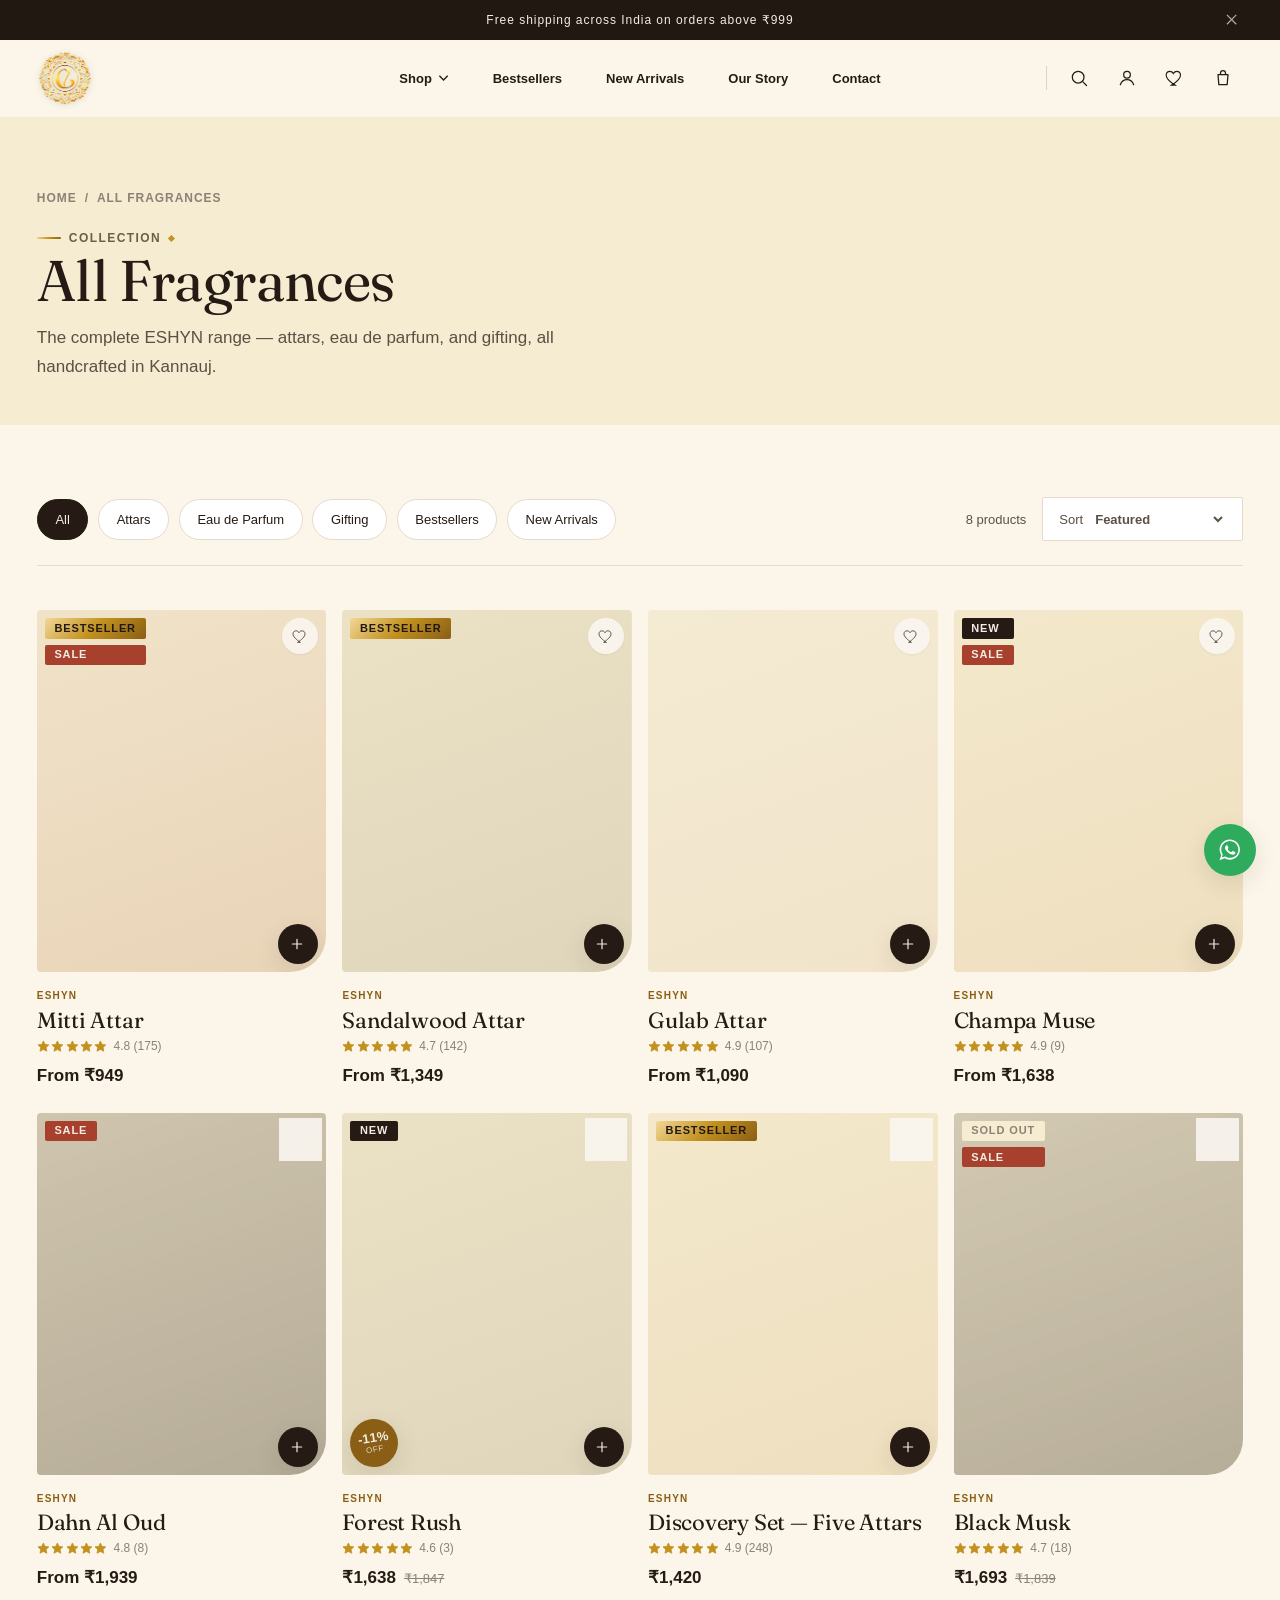
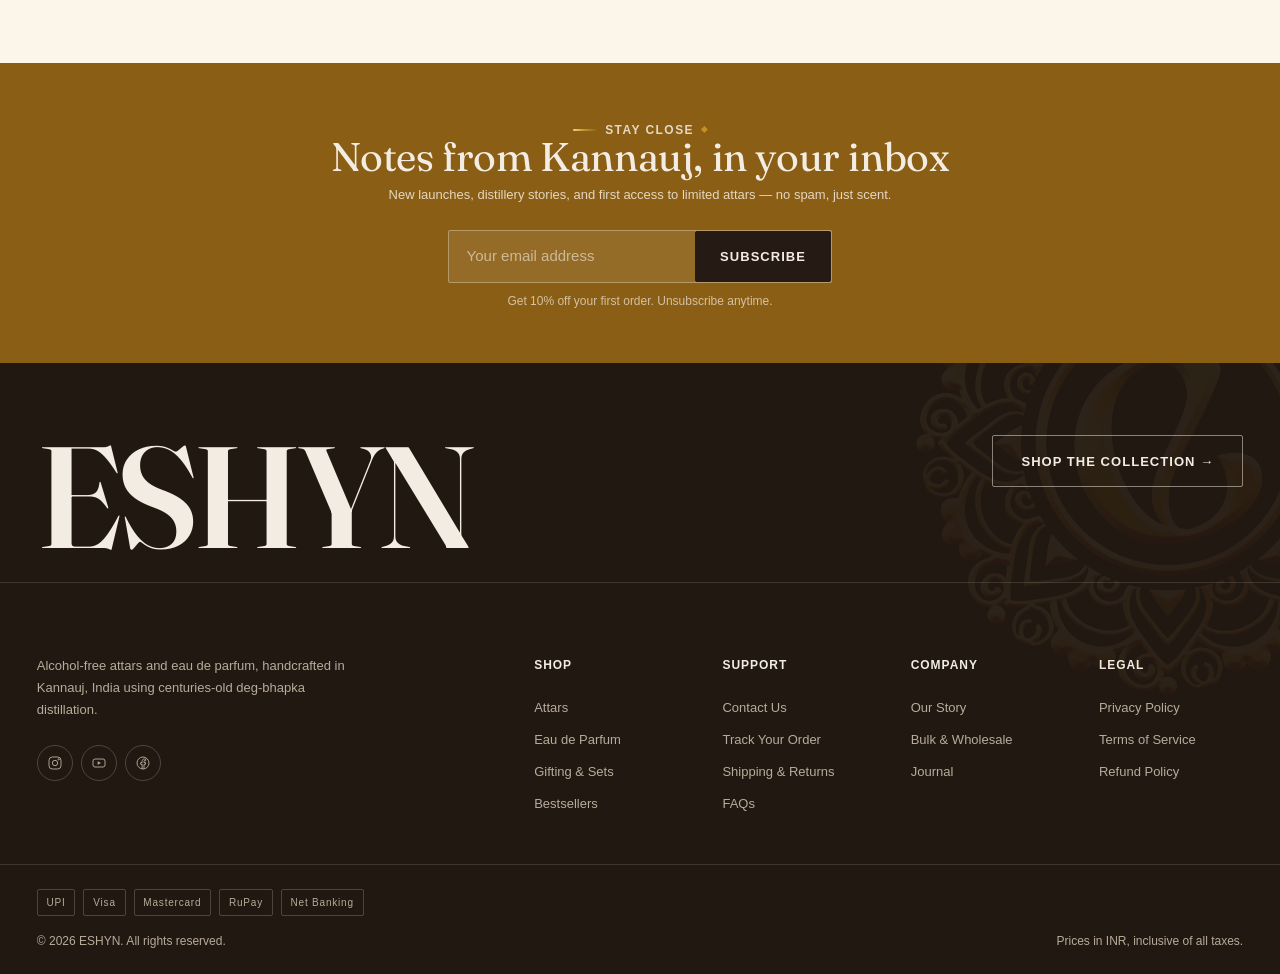
<file: theme/collection.html>
<!DOCTYPE html>
<html lang="en">
<head>
<meta charset="UTF-8">
<meta name="viewport" content="width=device-width, initial-scale=1">
<title data-collection-doctitle>Shop — ESHYN</title>
<meta name="description" content="Shop ESHYN's alcohol-free attars and eau de parfum, handcrafted in Kannauj, India.">
<link rel="canonical" href="https://www.eshyn.com/collections/all">

<meta property="og:type" content="website">
<meta property="og:title" content="Shop — ESHYN">
<meta property="og:description" content="Shop ESHYN's alcohol-free attars and eau de parfum, handcrafted in Kannauj, India.">
<meta property="og:image" content="https://picsum.photos/seed/eshyn-hero/1600/900">
<meta name="twitter:card" content="summary_large_image">

<link rel="icon" href="assets/images/LOGO.png" type="image/png">
<link rel="apple-touch-icon" href="assets/images/LOGO.png">
<meta name="theme-color" content="#211812">

<link rel="preconnect" href="https://fonts.googleapis.com">
<link rel="preconnect" href="https://fonts.gstatic.com" crossorigin>
<link rel="preconnect" href="https://api.fontshare.com" crossorigin>
<link rel="stylesheet" href="https://api.fontshare.com/v2/css?f[]=switzer@400,500,600,700&display=swap">
<link rel="stylesheet" href="https://fonts.googleapis.com/css2?family=Fraunces:ital,opsz,wght@0,9..144,300..600;1,9..144,300..600&display=swap">

<link rel="stylesheet" href="assets/css/variables.css">
<link rel="stylesheet" href="assets/css/reset.css">
<link rel="stylesheet" href="assets/css/typography.css">
<link rel="stylesheet" href="assets/css/components.css">
<link rel="stylesheet" href="assets/css/sections.css">
<link rel="stylesheet" href="assets/css/cart.css">
<link rel="stylesheet" href="assets/css/responsive.css">
</head>
<body>
<a class="skip-link" href="#main-content">Skip to content</a>

<div class="scroll-progress" data-scroll-progress><div class="scroll-progress__fill" data-scroll-progress-fill></div></div>
<div class="cursor-dot" data-cursor-dot aria-hidden="true"></div>
<div class="cursor-ring" data-cursor-ring aria-hidden="true"></div>

<div class="scrim" data-scrim></div>
<div class="toast" data-toast role="status" aria-live="polite"></div>

<!-- ================= ANNOUNCEMENT BAR ================= -->
<div class="announcement-bar" data-announcement-bar>
  <div class="container announcement-bar__track">
    <div class="announcement-bar__messages">
      <p class="announcement-bar__msg">Free shipping across India on orders above ₹999</p>
    </div>
    <button class="announcement-bar__close" data-announcement-close aria-label="Dismiss announcement">
      <svg viewBox="0 0 12 12" aria-hidden="true"><path d="M1 1l10 10M11 1L1 11" stroke="currentColor" stroke-width="1.3"/></svg>
    </button>
  </div>
</div>

<!-- ================= HEADER ================= -->
<header class="site-header" data-site-header>
  <div class="container site-header__row">
    <div class="site-header__left">
      <button class="icon-btn mobile-nav-toggle" data-mobile-nav-open aria-label="Open menu">
        <svg viewBox="0 0 24 24"><path d="M3 6h18M3 12h18M3 18h18" stroke-width="1.5" stroke-linecap="round"/></svg>
      </button>
      <nav class="main-nav" aria-label="Main">
        <ul class="main-nav__list">
          <li class="main-nav__item">
            <a class="main-nav__link" href="collection.html?handle=all">Shop <svg viewBox="0 0 10 6" aria-hidden="true"><path d="M1 1l4 4 4-4" stroke="currentColor" stroke-width="1.3" fill="none"/></svg></a>
            <div class="mega-menu">
              <div class="container mega-menu__grid">
                <div class="mega-menu__col">
                  <p class="mega-menu__col-title">Attars</p>
                  <a href="collection.html?handle=attars">All Attars</a>
                  <a href="collection.html?handle=attars">Woody Notes</a>
                  <a href="collection.html?handle=attars">Floral Notes</a>
                  <a href="collection.html?handle=attars">Earthy Notes</a>
                </div>
                <div class="mega-menu__col">
                  <p class="mega-menu__col-title">Eau de Parfum</p>
                  <a href="collection.html?handle=eau-de-parfum">All Eau de Parfum</a>
                  <a href="collection.html?handle=new-arrivals">New Arrivals</a>
                  <a href="collection.html?handle=bestsellers">Bestsellers</a>
                </div>
                <div class="mega-menu__col">
                  <p class="mega-menu__col-title">Gifting</p>
                  <a href="collection.html?handle=gifting">Discovery Sets</a>
                  <a href="collection.html?handle=gifting">Gift Cards</a>
                  <a href="/pages/bulk-enquiry">For Bulk Enquiry</a>
                </div>
                <a class="mega-menu__feature" href="product.html?handle=mitti-attar">
                  <span class="mega-menu__feature-media"><div class="ph ph--terracotta" role="img" aria-label="Mitti Attar bottle"></div></span>
                  <span class="badge badge--bestseller">Bestseller</span>
                  <span class="mega-menu__feature-name">Mitti Attar</span>
                  <span class="mega-menu__feature-price price"><span class="price-current">₹949</span><span class="price-compare">₹1,149</span></span>
                </a>
              </div>
            </div>
          </li>
          <li class="main-nav__item"><a class="main-nav__link" href="collection.html?handle=bestsellers">Bestsellers</a></li>
          <li class="main-nav__item"><a class="main-nav__link" href="collection.html?handle=new-arrivals">New Arrivals</a></li>
          <li class="main-nav__item"><a class="main-nav__link" href="/pages/our-story">Our Story</a></li>
          <li class="main-nav__item"><a class="main-nav__link" href="/pages/contact">Contact</a></li>
        </ul>
        <span class="main-nav__indicator" data-nav-indicator aria-hidden="true"></span>
      </nav>
    </div>

    <a class="site-header__logo" href="/">
      <img class="site-header__logo-mark" src="assets/images/LOGO.png" alt="ESHYN">
    </a>

    <div class="site-header__right">
      <button class="icon-btn site-header__search" data-search-open aria-label="Search">
        <svg viewBox="0 0 24 24"><circle cx="11" cy="11" r="7" stroke-width="1.5"/><path d="M21 21l-4.3-4.3" stroke-width="1.5" stroke-linecap="round"/></svg>
      </button>
      <a class="icon-btn site-header__account" href="/account" aria-label="Account">
        <svg viewBox="0 0 24 24"><circle cx="12" cy="8" r="4" stroke-width="1.5"/><path d="M4 20c1.5-4 5-6 8-6s6.5 2 8 6" stroke-width="1.5" stroke-linecap="round"/></svg>
      </a>
      <a class="icon-btn site-header__wishlist" href="/pages/wishlist" aria-label="Wishlist">
        <svg viewBox="0 0 24 24"><path d="M12 20.5s-7.5-4.7-10-9.4C.4 7.7 2 4 5.6 4c2.2 0 3.7 1.3 4.4 2.6C10.7 5.3 12.2 4 14.4 4 18 4 19.6 7.7 18 11.1c-2.5 4.7-10 9.4-10 9.4z" stroke-width="1.4"/></svg>
        <span class="icon-btn__count" data-wishlist-count hidden>0</span>
      </a>
      <button class="icon-btn" data-cart-open aria-label="Cart">
        <svg viewBox="0 0 24 24"><path d="M6 8h12l-1 12H7L6 8z" stroke-width="1.5" stroke-linejoin="round"/><path d="M9 8V6a3 3 0 016 0v2" stroke-width="1.5"/></svg>
        <span class="icon-btn__count" data-cart-count hidden>0</span>
      </button>
    </div>
  </div>
</header>

<!-- ================= MOBILE NAV DRAWER ================= -->
<nav class="mobile-nav" data-mobile-nav aria-label="Mobile">
  <div class="mobile-nav__head">
    <span class="site-header__logo" style="font-size:1.15rem">
      <img class="site-header__logo-mark" src="assets/images/LOGO.png" alt="ESHYN">
    </span>
    <button class="icon-btn" data-mobile-nav-close aria-label="Close menu">
      <svg viewBox="0 0 24 24"><path d="M6 6l12 12M18 6L6 18" stroke-width="1.5" stroke-linecap="round"/></svg>
    </button>
  </div>
  <div class="mobile-nav__actions">
    <button class="mobile-nav__action" data-search-open>
      <svg viewBox="0 0 24 24"><circle cx="11" cy="11" r="7" stroke-width="1.5"/><path d="M21 21l-4.3-4.3" stroke-width="1.5" stroke-linecap="round"/></svg>
      <span>Search</span>
    </button>
    <a class="mobile-nav__action" href="/pages/wishlist">
      <svg viewBox="0 0 24 24"><path d="M12 20.5s-7.5-4.7-10-9.4C.4 7.7 2 4 5.6 4c2.2 0 3.7 1.3 4.4 2.6C10.7 5.3 12.2 4 14.4 4 18 4 19.6 7.7 18 11.1c-2.5 4.7-10 9.4-10 9.4z" stroke-width="1.4"/></svg>
      <span>Wishlist</span>
      <span class="icon-btn__count" data-wishlist-count hidden>0</span>
    </a>
  </div>
  <ul class="mobile-nav__list">
    <li class="mobile-nav__item">
      <a class="mobile-nav__link" href="collection.html?handle=all" data-mobile-sub-toggle><span class="mobile-nav__link-label">Shop</span> <svg viewBox="0 0 10 6" width="10" height="6"><path d="M1 1l4 4 4-4" stroke="currentColor" stroke-width="1.3" fill="none"/></svg></a>
      <div class="mobile-nav__sub">
        <a href="collection.html?handle=attars">Attars</a>
        <a href="collection.html?handle=eau-de-parfum">Eau de Parfum</a>
        <a href="collection.html?handle=gifting">Gifting &amp; Sets</a>
      </div>
    </li>
    <li class="mobile-nav__item"><a class="mobile-nav__link" href="collection.html?handle=bestsellers">Bestsellers</a></li>
    <li class="mobile-nav__item"><a class="mobile-nav__link" href="collection.html?handle=new-arrivals">New Arrivals</a></li>
    <li class="mobile-nav__item"><a class="mobile-nav__link" href="/pages/our-story">Our Story</a></li>
    <li class="mobile-nav__item"><a class="mobile-nav__link" href="/pages/contact">Contact</a></li>
  </ul>
  <div class="mobile-nav__footer">
    <a class="btn btn--outline btn--sm" href="/account">Account</a>
  </div>
</nav>

<!-- ================= SEARCH OVERLAY ================= -->
<div class="search-overlay" data-search-overlay>
  <div class="search-overlay__head">
    <div class="container search-overlay__form">
      <svg viewBox="0 0 24 24" width="22" height="22" aria-hidden="true"><circle cx="11" cy="11" r="7" stroke-width="1.5"/><path d="M21 21l-4.3-4.3" stroke-width="1.5" stroke-linecap="round"/></svg>
      <input type="search" placeholder="Search attars, notes, gifts…" aria-label="Search products">
      <button class="icon-btn" data-search-close aria-label="Close search">
        <svg viewBox="0 0 24 24"><path d="M6 6l12 12M18 6L6 18" stroke-width="1.5" stroke-linecap="round"/></svg>
      </button>
    </div>
  </div>
  <div class="container search-overlay__body">
    <div data-search-suggest-wrap>
      <p class="search-overlay__section-title">Popular Searches</p>
      <div class="search-suggests">
        <a class="chip" href="collection.html?handle=attars">Oud</a>
        <a class="chip" href="collection.html?handle=attars">Musk</a>
        <a class="chip" href="collection.html?handle=gifting">Gift Sets</a>
        <a class="chip" href="collection.html?handle=attars">Rose &amp; Mogra</a>
      </div>
      <p class="search-overlay__section-title">Shop Collections</p>
      <div class="search-suggests" data-search-collections></div>
    </div>
    <div data-search-results-wrap hidden>
      <p class="search-overlay__section-title">Products</p>
      <div class="search-results" data-search-results></div>
    </div>
  </div>
</div>

<!-- ================= MAIN ================= -->
<main id="main-content">

  <!-- ---- Collection header ---- -->
  <section class="collection-hero">
    <div class="container">
      <nav class="collection-hero__crumb" aria-label="Breadcrumb">
        <a href="/">Home</a>
        <span>/</span>
        <span data-collection-crumb>Shop</span>
      </nav>
      <span class="eyebrow">Collection</span>
      <h1 data-collection-title>All Fragrances</h1>
      <p class="lede" data-collection-desc>The complete ESHYN range — attars, eau de parfum, and gifting, all handcrafted in Kannauj.</p>
    </div>
  </section>

  <!-- ---- Collection grid ---- -->
  <section class="section section--tight">
    <div class="container">
      <div class="collection-toolbar">
        <div class="collection-toolbar__chips">
          <a class="chip" data-collection-filter="all" href="collection.html?handle=all">All</a>
          <a class="chip" data-collection-filter="attars" href="collection.html?handle=attars">Attars</a>
          <a class="chip" data-collection-filter="eau-de-parfum" href="collection.html?handle=eau-de-parfum">Eau de Parfum</a>
          <a class="chip" data-collection-filter="gifting" href="collection.html?handle=gifting">Gifting</a>
          <a class="chip" data-collection-filter="bestsellers" href="collection.html?handle=bestsellers">Bestsellers</a>
          <a class="chip" data-collection-filter="new-arrivals" href="collection.html?handle=new-arrivals">New Arrivals</a>
        </div>
        <div class="collection-toolbar__meta">
          <span data-collection-count>8 products</span>
          <label class="filter-select">
            Sort
            <select data-collection-sort aria-label="Sort products">
              <option value="featured">Featured</option>
              <option value="price-asc">Price: Low to High</option>
              <option value="price-desc">Price: High to Low</option>
              <option value="newest">Newest</option>
            </select>
          </label>
        </div>
      </div>
      <div class="product-grid" data-collection-grid></div>
    </div>
  </section>

  <!-- ---- Newsletter ---- -->
  <section class="newsletter section">
    <div class="container container--narrow">
      <span class="eyebrow" style="justify-content:center;color:rgba(243,236,226,0.85)">Stay Close</span>
      <h2>Notes from Kannauj, in your inbox</h2>
      <p class="lede">New launches, distillery stories, and first access to limited attars — no spam, just scent.</p>
      <form data-newsletter-form>
        <div class="input-inline">
          <input type="email" required placeholder="Your email address" aria-label="Email address">
          <button class="btn btn--primary" type="submit">Subscribe</button>
        </div>
      </form>
      <p class="newsletter__privacy">Get 10% off your first order. Unsubscribe anytime.</p>
    </div>
  </section>

</main>

<!-- ================= FOOTER ================= -->
<footer class="site-footer">
  <div class="container footer__mark" data-reveal>
    <span class="footer__mark-text">ESHYN</span>
    <a class="btn btn--outline-light btn--magnetic footer__mark-cta" href="collection.html?handle=all">Shop the Collection →</a>
  </div>
  <div class="container footer__top">
    <div class="footer__brand">
      <p>Alcohol-free attars and eau de parfum, handcrafted in Kannauj, India using centuries-old deg-bhapka distillation.</p>
      <div class="footer__social">
        <a href="https://instagram.com/eshyn" aria-label="Instagram"><svg viewBox="0 0 24 24" fill="none" stroke="currentColor" stroke-width="1.4"><rect x="3" y="3" width="18" height="18" rx="5"/><circle cx="12" cy="12" r="4"/><circle cx="17.5" cy="6.5" r="1"/></svg></a>
        <a href="https://youtube.com/@eshyn" aria-label="YouTube"><svg viewBox="0 0 24 24" fill="none" stroke="currentColor" stroke-width="1.4"><rect x="3" y="6" width="18" height="12" rx="3"/><path d="M10 9.5l5 2.5-5 2.5z" fill="currentColor" stroke="none"/></svg></a>
        <a href="https://facebook.com/eshyn" aria-label="Facebook"><svg viewBox="0 0 24 24" fill="none" stroke="currentColor" stroke-width="1.4"><circle cx="12" cy="12" r="9"/><path d="M13.5 21v-7h2.2l.3-2.7h-2.5V9.6c0-.8.2-1.3 1.4-1.3h1.2V6c-.6-.1-1.3-.1-2-.1-2 0-3.4 1.2-3.4 3.5v2h-2.2V14h2.2v7"/></svg></a>
      </div>
    </div>
    <div class="footer__cols">
      <div class="footer__col">
        <p class="footer__col-title">Shop</p>
        <a href="collection.html?handle=attars">Attars</a>
        <a href="collection.html?handle=eau-de-parfum">Eau de Parfum</a>
        <a href="collection.html?handle=gifting">Gifting &amp; Sets</a>
        <a href="collection.html?handle=bestsellers">Bestsellers</a>
      </div>
      <div class="footer__col">
        <p class="footer__col-title">Support</p>
        <a href="/pages/contact">Contact Us</a>
        <a href="/pages/track-order">Track Your Order</a>
        <a href="/pages/shipping-returns">Shipping &amp; Returns</a>
        <a href="/pages/faq">FAQs</a>
      </div>
      <div class="footer__col">
        <p class="footer__col-title">Company</p>
        <a href="/pages/our-story">Our Story</a>
        <a href="/pages/bulk-enquiry">Bulk &amp; Wholesale</a>
        <a href="/blogs/journal">Journal</a>
      </div>
      <div class="footer__col">
        <p class="footer__col-title">Legal</p>
        <a href="/policies/privacy-policy">Privacy Policy</a>
        <a href="/policies/terms-of-service">Terms of Service</a>
        <a href="/policies/refund-policy">Refund Policy</a>
      </div>
    </div>
  </div>
  <div class="container footer__bottom">
    <div class="footer__payments">
      <span>UPI</span><span>Visa</span><span>Mastercard</span><span>RuPay</span><span>Net Banking</span>
    </div>
    <div class="footer__legal">
      <span>© <span data-year>2026</span> ESHYN. All rights reserved.</span>
      <span>Prices in INR, inclusive of all taxes.</span>
    </div>
  </div>
</footer>

<!-- ================= WHATSAPP FAB ================= -->
<a class="whatsapp-fab" href="https://wa.me/911234567890?text=Hi%2C%20I%27d%20like%20to%20know%20more%20about%20ESHYN%20fragrances." target="_blank" rel="noopener" aria-label="Chat with us on WhatsApp">
  <svg viewBox="0 0 32 32" fill="currentColor"><path d="M16 3C9 3 3.3 8.7 3.3 15.7c0 2.6.8 5 2.1 7L3 29l6.5-2.3c1.9 1 4.1 1.6 6.5 1.6 7 0 12.7-5.7 12.7-12.7C28.7 8.7 23 3 16 3zm0 23.1c-2.1 0-4.1-.6-5.8-1.6l-.4-.2-3.9 1.4 1.4-3.8-.3-.4a10.3 10.3 0 01-1.7-5.7C5.3 9.9 10.1 5.1 16 5.1S26.7 9.9 26.7 15.8 21.9 26.1 16 26.1zm5.9-7.6c-.3-.2-1.9-.9-2.2-1s-.5-.2-.7.2-.8 1-.9 1.1-.3.2-.6.1a8.2 8.2 0 01-2.4-1.5 9 9 0 01-1.7-2.1c-.2-.3 0-.5.1-.6l.4-.5c.1-.2.2-.3.3-.5s0-.4 0-.5-.7-1.7-1-2.3-.5-.5-.7-.5h-.6c-.2 0-.5.1-.8.4a3.4 3.4 0 00-1.1 2.6c0 1.5 1.1 3 1.3 3.2s2.2 3.4 5.4 4.7a17.6 17.6 0 001.8.7c.8.2 1.4.2 2 .1.6-.1 1.9-.8 2.2-1.5s.3-1.4.2-1.5-.3-.2-.6-.4z"/></svg>
</a>

<!-- ================= CART DRAWER ================= -->
<aside class="cart-drawer" data-cart-drawer aria-label="Shopping cart">
  <div class="cart-drawer__head">
    <h2>Your Bag</h2>
    <button class="icon-btn" data-cart-close aria-label="Close cart">
      <svg viewBox="0 0 24 24"><path d="M6 6l12 12M18 6L6 18" stroke-width="1.5" stroke-linecap="round"/></svg>
    </button>
  </div>
  <div class="cart-drawer__shipping">
    <p data-shipping-message>Add <strong>₹999</strong> more to unlock free shipping</p>
    <div class="progress-bar"><div class="progress-bar__fill" data-shipping-fill style="width:0%"></div></div>
  </div>
  <div class="cart-drawer__items" data-cart-items></div>
  <div class="cart-empty" data-cart-empty>
    <svg viewBox="0 0 24 24"><path d="M6 8h12l-1 12H7L6 8z" stroke-width="1.3"/><path d="M9 8V6a3 3 0 016 0v2" stroke-width="1.3"/></svg>
    <p>Your bag is empty.</p>
    <button class="btn btn--outline btn--sm" data-cart-close type="button">Continue Shopping</button>
  </div>
  <div class="cart-drawer__foot" data-cart-foot hidden>
    <div class="cart-drawer__subtotal"><span>Subtotal</span><span data-cart-subtotal>₹0</span></div>
    <p class="cart-drawer__note">Shipping &amp; taxes calculated at checkout.</p>
    <a class="btn btn--primary btn--block" href="/checkout">Checkout</a>
    <button class="btn btn--ghost btn--block" data-cart-close type="button">Continue Shopping</button>
  </div>
</aside>

<!-- ================= QUICK ADD ================= -->
<div class="quick-add" data-quickadd role="dialog" aria-modal="true" aria-label="Quick add to cart">
  <div class="quick-add__handle"></div>
  <button class="icon-btn quick-add__close" data-quickadd-close aria-label="Close">
    <svg viewBox="0 0 24 24"><path d="M6 6l12 12M18 6L6 18" stroke-width="1.5" stroke-linecap="round"/></svg>
  </button>
  <div class="quick-add__head">
    <div data-qa-image style="width:5.5rem;height:6.75rem;border-radius:var(--radius-sm);overflow:hidden;flex-shrink:0"></div>
    <div>
      <a class="product-card__title" data-qa-title href="#" style="font-size: var(--fs-md)"></a>
      <div class="quick-add__price price" data-qa-price></div>
    </div>
  </div>
  <div data-quickadd-options></div>
  <div class="stock-message" data-qa-stock></div>
  <div class="quick-add__actions">
    <div class="qty-stepper" role="group" aria-label="Quantity">
      <button type="button" data-qty-decrease aria-label="Decrease quantity">−</button>
      <input type="text" value="1" readonly data-qty-input aria-label="Quantity">
      <button type="button" data-qty-increase aria-label="Increase quantity">+</button>
    </div>
    <button class="btn btn--primary" type="button" data-qa-add>Add to Cart</button>
  </div>
</div>

<script src="assets/js/product-data.js"></script>
<script src="assets/js/product.js"></script>
<script src="assets/js/cart.js"></script>
<script src="assets/js/wishlist.js"></script>
<script src="assets/js/navigation.js"></script>
<script src="assets/js/search.js"></script>
<script src="assets/js/interactions.js"></script>
<script src="assets/js/collection.js"></script>
<script src="assets/js/creative.js"></script>
</body>
</html>
</file>
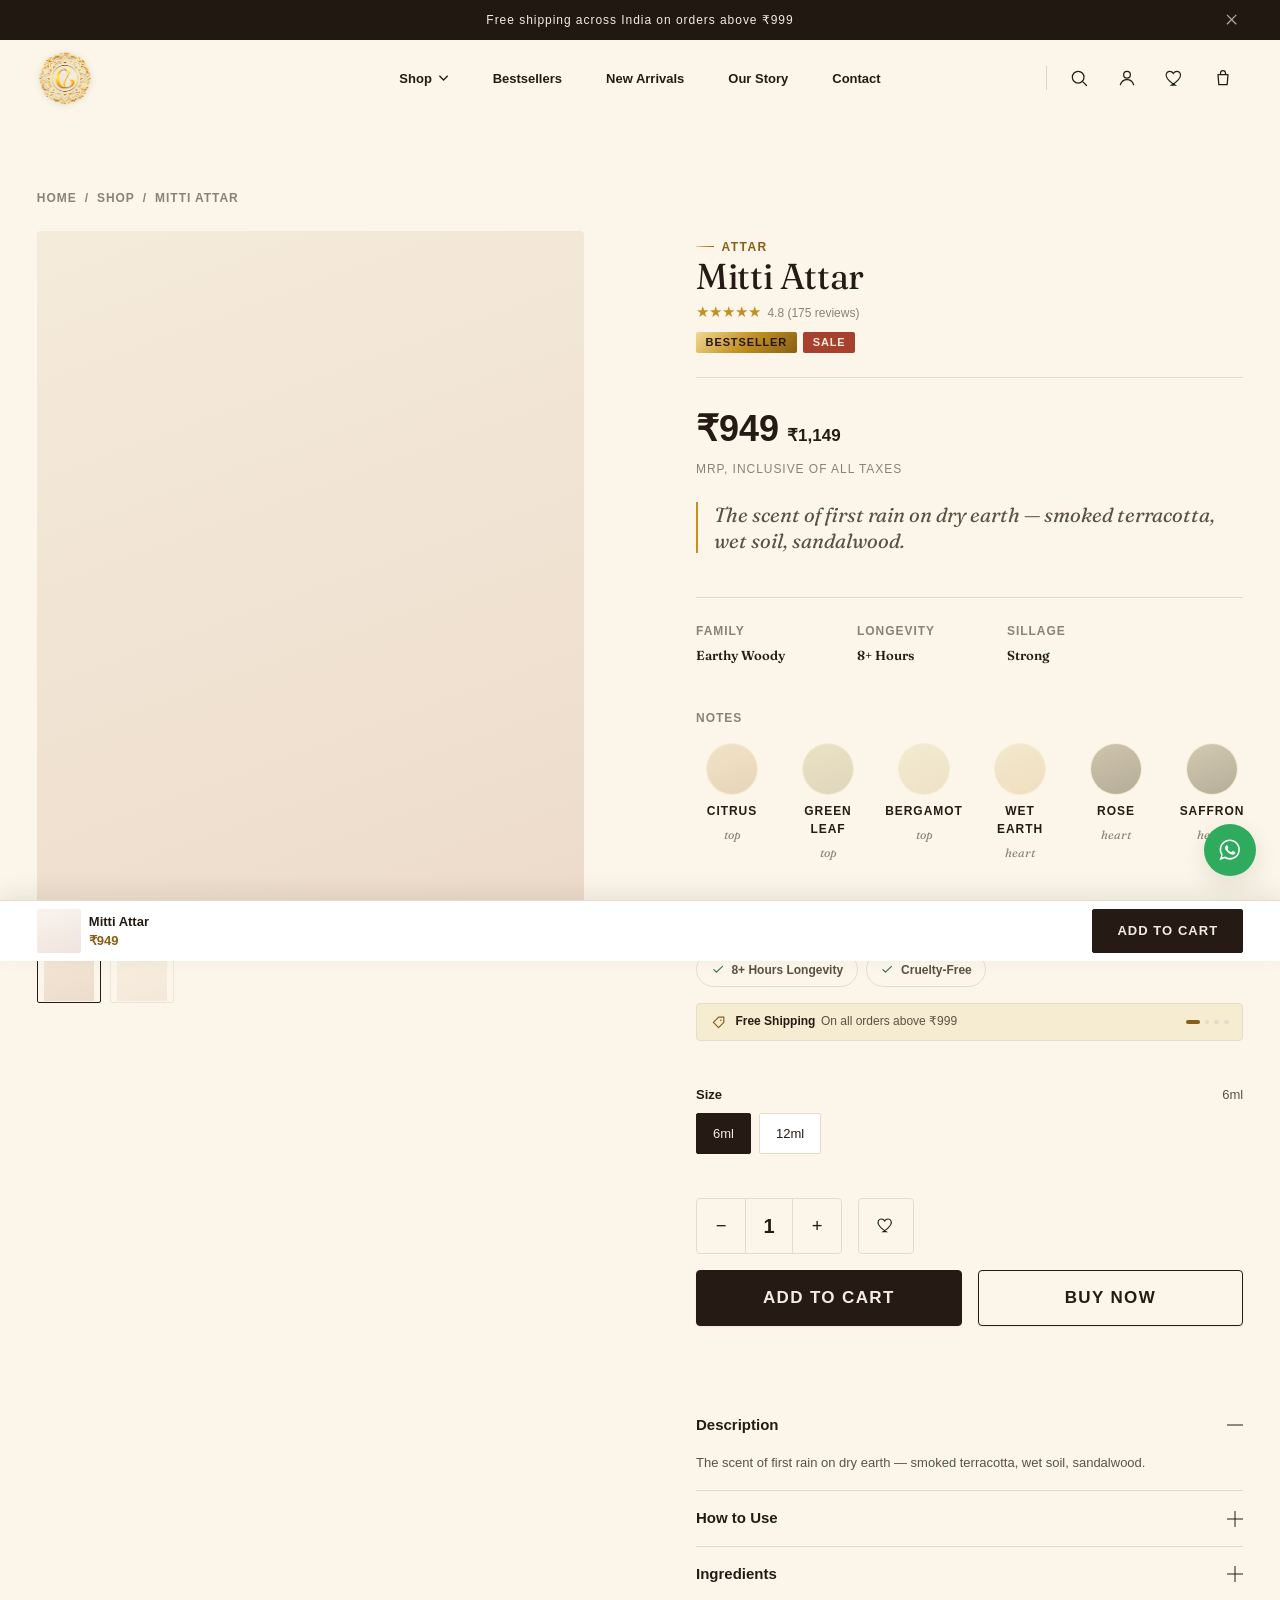
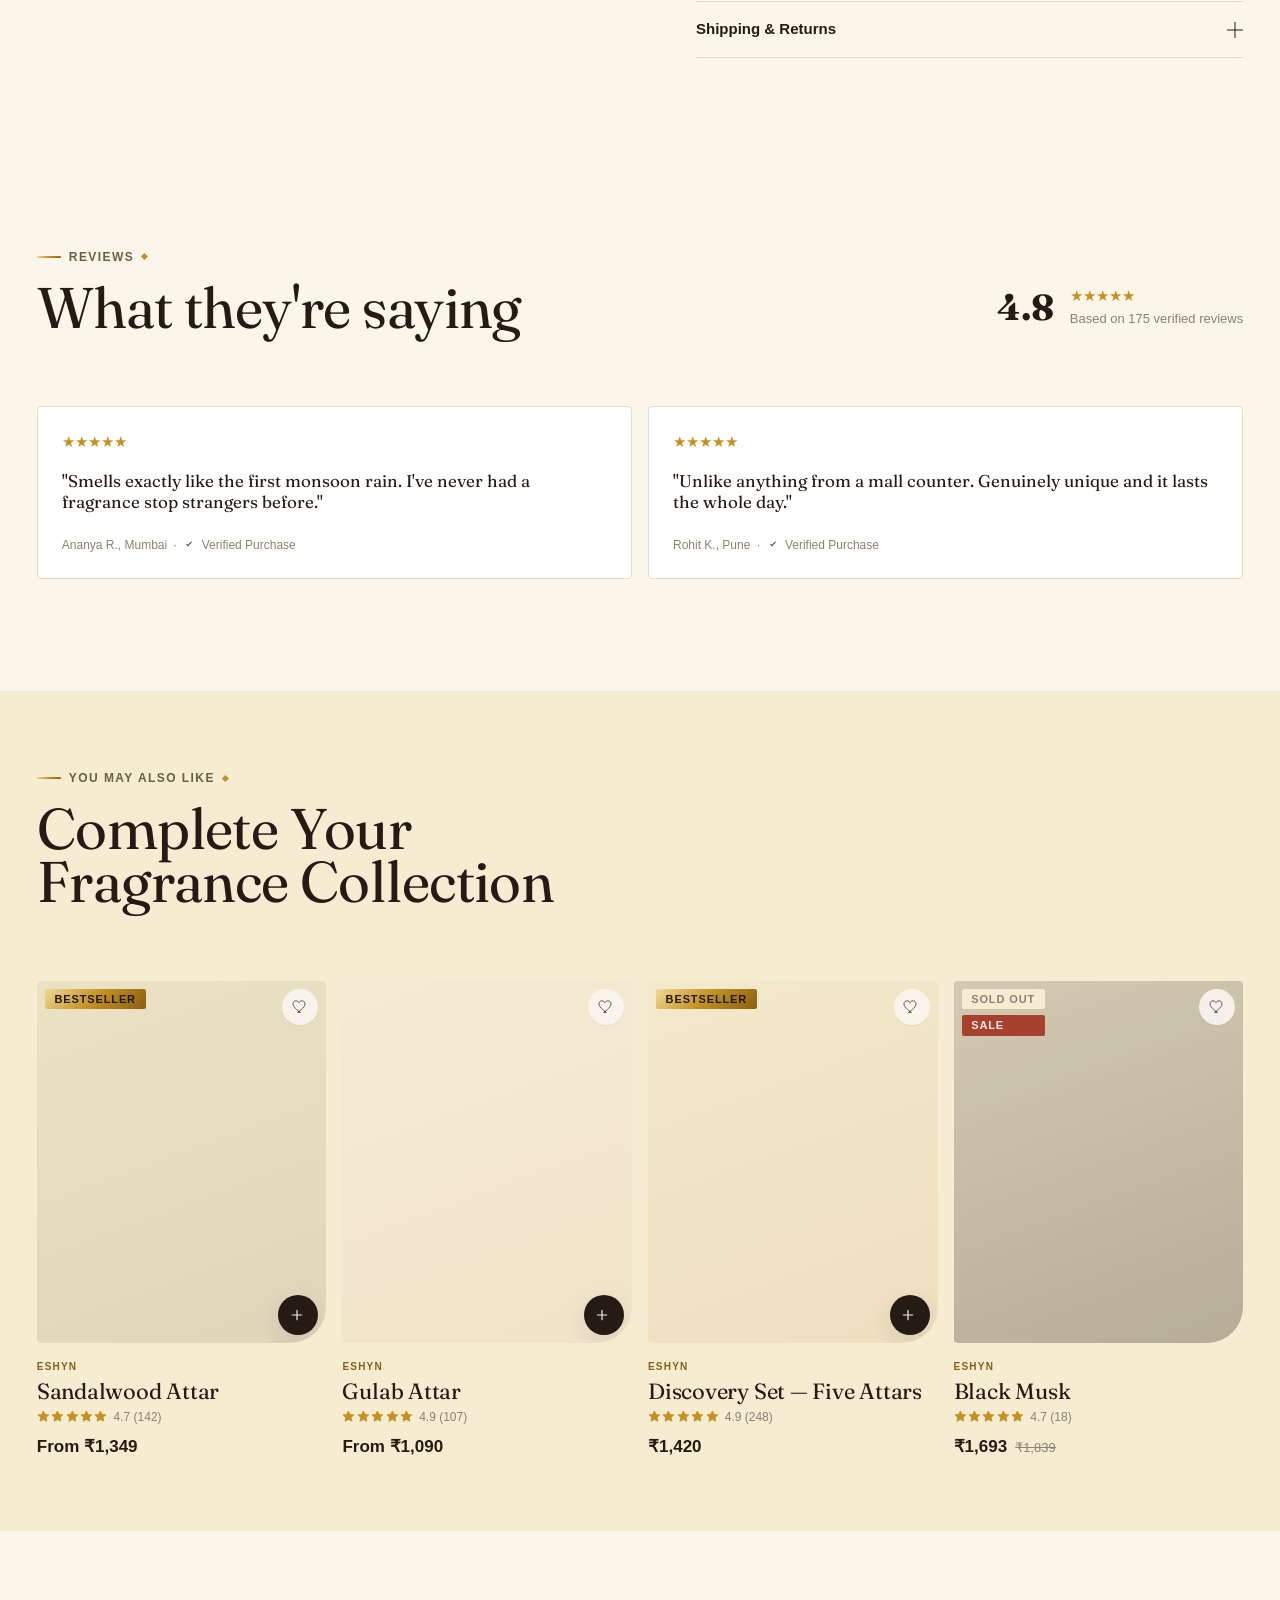
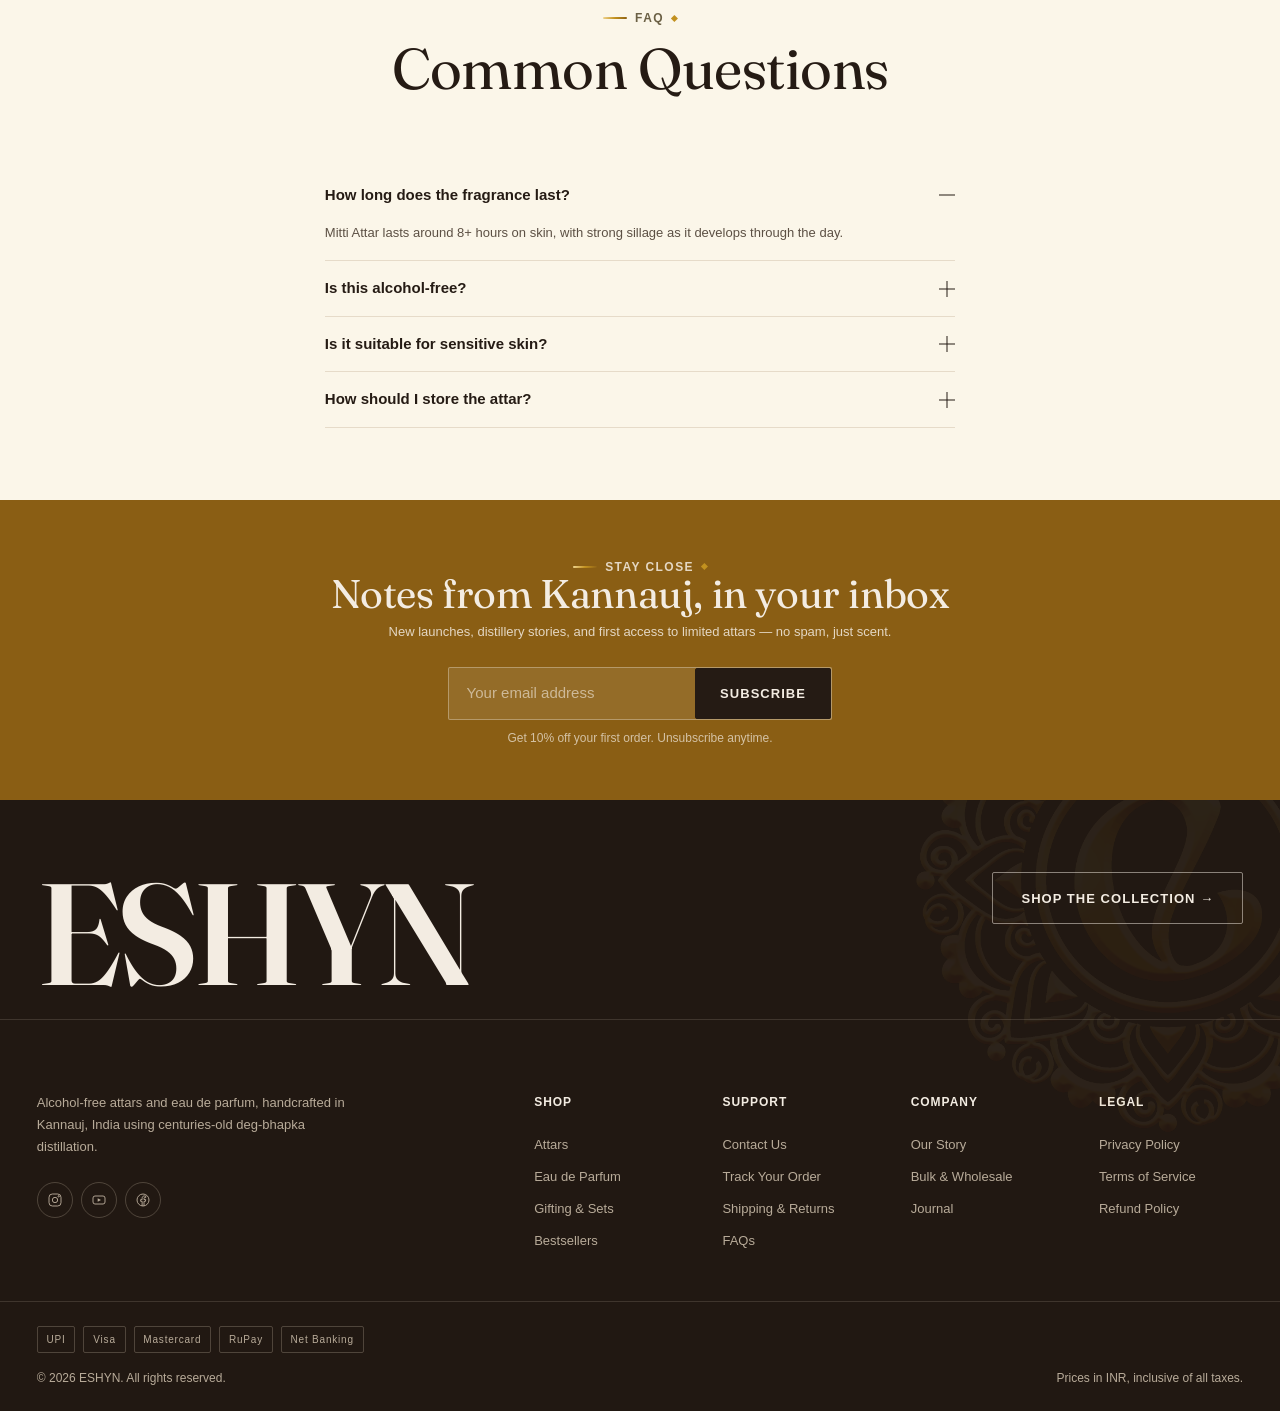
<file: theme/product.html>
<!DOCTYPE html>
<html lang="en">
<head>
<meta charset="UTF-8">
<meta name="viewport" content="width=device-width, initial-scale=1">
<title data-pdp-doctitle>Product — ESHYN</title>
<meta name="description" content="Shop alcohol-free attars and eau de parfum from ESHYN, handcrafted in Kannauj, India.">
<link rel="canonical" href="https://www.eshyn.com/products/">

<meta property="og:type" content="product">
<meta property="og:title" data-pdp-og-title content="ESHYN">
<meta property="og:description" content="Alcohol-free, handcrafted in Kannauj, India.">
<meta property="og:image" content="https://picsum.photos/seed/eshyn-hero/1600/900">
<meta name="twitter:card" content="summary_large_image">

<link rel="icon" href="assets/images/LOGO.png" type="image/png">
<link rel="apple-touch-icon" href="assets/images/LOGO.png">
<meta name="theme-color" content="#211812">

<link rel="preconnect" href="https://fonts.googleapis.com">
<link rel="preconnect" href="https://fonts.gstatic.com" crossorigin>
<link rel="preconnect" href="https://api.fontshare.com" crossorigin>
<link rel="stylesheet" href="https://api.fontshare.com/v2/css?f[]=switzer@400,500,600,700&display=swap">
<link rel="stylesheet" href="https://fonts.googleapis.com/css2?family=Fraunces:ital,opsz,wght@0,9..144,300..600;1,9..144,300..600&display=swap">

<link rel="stylesheet" href="assets/css/variables.css">
<link rel="stylesheet" href="assets/css/reset.css">
<link rel="stylesheet" href="assets/css/typography.css">
<link rel="stylesheet" href="assets/css/components.css">
<link rel="stylesheet" href="assets/css/sections.css">
<link rel="stylesheet" href="assets/css/cart.css">
<link rel="stylesheet" href="assets/css/responsive.css">
</head>
<body>
<a class="skip-link" href="#main-content">Skip to content</a>

<div class="scroll-progress" data-scroll-progress><div class="scroll-progress__fill" data-scroll-progress-fill></div></div>
<div class="cursor-dot" data-cursor-dot aria-hidden="true"></div>
<div class="cursor-ring" data-cursor-ring aria-hidden="true"></div>

<div class="scrim" data-scrim></div>
<div class="toast" data-toast role="status" aria-live="polite"></div>

<!-- ================= ANNOUNCEMENT BAR ================= -->
<div class="announcement-bar" data-announcement-bar>
  <div class="container announcement-bar__track">
    <div class="announcement-bar__messages">
      <p class="announcement-bar__msg">Free shipping across India on orders above ₹999</p>
    </div>
    <button class="announcement-bar__close" data-announcement-close aria-label="Dismiss announcement">
      <svg viewBox="0 0 12 12" aria-hidden="true"><path d="M1 1l10 10M11 1L1 11" stroke="currentColor" stroke-width="1.3"/></svg>
    </button>
  </div>
</div>

<!-- ================= HEADER ================= -->
<header class="site-header" data-site-header>
  <div class="container site-header__row">
    <div class="site-header__left">
      <button class="icon-btn mobile-nav-toggle" data-mobile-nav-open aria-label="Open menu">
        <svg viewBox="0 0 24 24"><path d="M3 6h18M3 12h18M3 18h18" stroke-width="1.5" stroke-linecap="round"/></svg>
      </button>
      <nav class="main-nav" aria-label="Main">
        <ul class="main-nav__list">
          <li class="main-nav__item">
            <a class="main-nav__link" href="collection.html?handle=all">Shop <svg viewBox="0 0 10 6" aria-hidden="true"><path d="M1 1l4 4 4-4" stroke="currentColor" stroke-width="1.3" fill="none"/></svg></a>
            <div class="mega-menu">
              <div class="container mega-menu__grid">
                <div class="mega-menu__col">
                  <p class="mega-menu__col-title">Attars</p>
                  <a href="collection.html?handle=attars">All Attars</a>
                  <a href="collection.html?handle=attars">Woody Notes</a>
                  <a href="collection.html?handle=attars">Floral Notes</a>
                  <a href="collection.html?handle=attars">Earthy Notes</a>
                </div>
                <div class="mega-menu__col">
                  <p class="mega-menu__col-title">Eau de Parfum</p>
                  <a href="collection.html?handle=eau-de-parfum">All Eau de Parfum</a>
                  <a href="collection.html?handle=new-arrivals">New Arrivals</a>
                  <a href="collection.html?handle=bestsellers">Bestsellers</a>
                </div>
                <div class="mega-menu__col">
                  <p class="mega-menu__col-title">Gifting</p>
                  <a href="collection.html?handle=gifting">Discovery Sets</a>
                  <a href="collection.html?handle=gifting">Gift Cards</a>
                  <a href="/pages/bulk-enquiry">For Bulk Enquiry</a>
                </div>
                <a class="mega-menu__feature" href="product.html?handle=mitti-attar">
                  <span class="mega-menu__feature-media"><div class="ph ph--terracotta" role="img" aria-label="Mitti Attar bottle"></div></span>
                  <span class="badge badge--bestseller">Bestseller</span>
                  <span class="mega-menu__feature-name">Mitti Attar</span>
                  <span class="mega-menu__feature-price price"><span class="price-current">₹949</span><span class="price-compare">₹1,149</span></span>
                </a>
              </div>
            </div>
          </li>
          <li class="main-nav__item"><a class="main-nav__link" href="collection.html?handle=bestsellers">Bestsellers</a></li>
          <li class="main-nav__item"><a class="main-nav__link" href="collection.html?handle=new-arrivals">New Arrivals</a></li>
          <li class="main-nav__item"><a class="main-nav__link" href="/pages/our-story">Our Story</a></li>
          <li class="main-nav__item"><a class="main-nav__link" href="/pages/contact">Contact</a></li>
        </ul>
        <span class="main-nav__indicator" data-nav-indicator aria-hidden="true"></span>
      </nav>
    </div>

    <a class="site-header__logo" href="/">
      <img class="site-header__logo-mark" src="assets/images/LOGO.png" alt="ESHYN">
    </a>

    <div class="site-header__right">
      <button class="icon-btn site-header__search" data-search-open aria-label="Search">
        <svg viewBox="0 0 24 24"><circle cx="11" cy="11" r="7" stroke-width="1.5"/><path d="M21 21l-4.3-4.3" stroke-width="1.5" stroke-linecap="round"/></svg>
      </button>
      <a class="icon-btn site-header__account" href="/account" aria-label="Account">
        <svg viewBox="0 0 24 24"><circle cx="12" cy="8" r="4" stroke-width="1.5"/><path d="M4 20c1.5-4 5-6 8-6s6.5 2 8 6" stroke-width="1.5" stroke-linecap="round"/></svg>
      </a>
      <a class="icon-btn site-header__wishlist" href="/pages/wishlist" aria-label="Wishlist">
        <svg viewBox="0 0 24 24"><path d="M12 20.5s-7.5-4.7-10-9.4C.4 7.7 2 4 5.6 4c2.2 0 3.7 1.3 4.4 2.6C10.7 5.3 12.2 4 14.4 4 18 4 19.6 7.7 18 11.1c-2.5 4.7-10 9.4-10 9.4z" stroke-width="1.4"/></svg>
        <span class="icon-btn__count" data-wishlist-count hidden>0</span>
      </a>
      <button class="icon-btn" data-cart-open aria-label="Cart">
        <svg viewBox="0 0 24 24"><path d="M6 8h12l-1 12H7L6 8z" stroke-width="1.5" stroke-linejoin="round"/><path d="M9 8V6a3 3 0 016 0v2" stroke-width="1.5"/></svg>
        <span class="icon-btn__count" data-cart-count hidden>0</span>
      </button>
    </div>
  </div>
</header>

<!-- ================= MOBILE NAV DRAWER ================= -->
<nav class="mobile-nav" data-mobile-nav aria-label="Mobile">
  <div class="mobile-nav__head">
    <span class="site-header__logo" style="font-size:1.15rem">
      <img class="site-header__logo-mark" src="assets/images/LOGO.png" alt="ESHYN">
    </span>
    <button class="icon-btn" data-mobile-nav-close aria-label="Close menu">
      <svg viewBox="0 0 24 24"><path d="M6 6l12 12M18 6L6 18" stroke-width="1.5" stroke-linecap="round"/></svg>
    </button>
  </div>
  <div class="mobile-nav__actions">
    <button class="mobile-nav__action" data-search-open>
      <svg viewBox="0 0 24 24"><circle cx="11" cy="11" r="7" stroke-width="1.5"/><path d="M21 21l-4.3-4.3" stroke-width="1.5" stroke-linecap="round"/></svg>
      <span>Search</span>
    </button>
    <a class="mobile-nav__action" href="/pages/wishlist">
      <svg viewBox="0 0 24 24"><path d="M12 20.5s-7.5-4.7-10-9.4C.4 7.7 2 4 5.6 4c2.2 0 3.7 1.3 4.4 2.6C10.7 5.3 12.2 4 14.4 4 18 4 19.6 7.7 18 11.1c-2.5 4.7-10 9.4-10 9.4z" stroke-width="1.4"/></svg>
      <span>Wishlist</span>
      <span class="icon-btn__count" data-wishlist-count hidden>0</span>
    </a>
  </div>
  <ul class="mobile-nav__list">
    <li class="mobile-nav__item">
      <a class="mobile-nav__link" href="collection.html?handle=all" data-mobile-sub-toggle><span class="mobile-nav__link-label">Shop</span> <svg viewBox="0 0 10 6" width="10" height="6"><path d="M1 1l4 4 4-4" stroke="currentColor" stroke-width="1.3" fill="none"/></svg></a>
      <div class="mobile-nav__sub">
        <a href="collection.html?handle=attars">Attars</a>
        <a href="collection.html?handle=eau-de-parfum">Eau de Parfum</a>
        <a href="collection.html?handle=gifting">Gifting &amp; Sets</a>
      </div>
    </li>
    <li class="mobile-nav__item"><a class="mobile-nav__link" href="collection.html?handle=bestsellers">Bestsellers</a></li>
    <li class="mobile-nav__item"><a class="mobile-nav__link" href="collection.html?handle=new-arrivals">New Arrivals</a></li>
    <li class="mobile-nav__item"><a class="mobile-nav__link" href="/pages/our-story">Our Story</a></li>
    <li class="mobile-nav__item"><a class="mobile-nav__link" href="/pages/contact">Contact</a></li>
  </ul>
  <div class="mobile-nav__footer">
    <a class="btn btn--outline btn--sm" href="/account">Account</a>
  </div>
</nav>

<!-- ================= SEARCH OVERLAY ================= -->
<div class="search-overlay" data-search-overlay>
  <div class="search-overlay__head">
    <div class="container search-overlay__form">
      <svg viewBox="0 0 24 24" width="22" height="22" aria-hidden="true"><circle cx="11" cy="11" r="7" stroke-width="1.5"/><path d="M21 21l-4.3-4.3" stroke-width="1.5" stroke-linecap="round"/></svg>
      <input type="search" placeholder="Search attars, notes, gifts…" aria-label="Search products">
      <button class="icon-btn" data-search-close aria-label="Close search">
        <svg viewBox="0 0 24 24"><path d="M6 6l12 12M18 6L6 18" stroke-width="1.5" stroke-linecap="round"/></svg>
      </button>
    </div>
  </div>
  <div class="container search-overlay__body">
    <div data-search-suggest-wrap>
      <p class="search-overlay__section-title">Popular Searches</p>
      <div class="search-suggests">
        <a class="chip" href="collection.html?handle=attars">Oud</a>
        <a class="chip" href="collection.html?handle=attars">Musk</a>
        <a class="chip" href="collection.html?handle=gifting">Gift Sets</a>
        <a class="chip" href="collection.html?handle=attars">Rose &amp; Mogra</a>
      </div>
      <p class="search-overlay__section-title">Shop Collections</p>
      <div class="search-suggests" data-search-collections></div>
    </div>
    <div data-search-results-wrap hidden>
      <p class="search-overlay__section-title">Products</p>
      <div class="search-results" data-search-results></div>
    </div>
  </div>
</div>

<!-- ================= MAIN ================= -->
<main id="main-content">

  <!-- ---- Product ---- -->
  <section class="section section--tight" data-pdp-sticky-trigger>
    <div class="container">
      <nav class="breadcrumb" aria-label="Breadcrumb">
        <a href="/">Home</a>
        <span>/</span>
        <a href="collection.html?handle=all" data-pdp-crumb-collection>Shop</a>
        <span>/</span>
        <span data-pdp-title>Product</span>
      </nav>

      <div class="product-hero">
        <figure class="product-gallery" data-reveal>
          <div class="product-gallery__main" data-pdp-gallery-main></div>
          <div class="product-gallery__thumbs" data-pdp-gallery-thumbs></div>
        </figure>

        <div class="product-info" data-reveal>
          <span class="product-info__category" data-pdp-category></span>
          <h1 data-pdp-title>Product</h1>
          <div class="rating">
            <span class="rating__stars" data-pdp-stars></span>
            <span class="rating__count" data-pdp-rating-count></span>
          </div>
          <div class="product-info__badges" data-pdp-badges></div>

          <div class="product-info__price-block">
            <div class="price" data-pdp-price></div>
            <span class="product-info__price-note">MRP, inclusive of all taxes</span>
          </div>

          <p class="product-info__desc font-accent" data-pdp-desc></p>

          <div class="scent-stat-row scent-stat-row--compact" data-pdp-fragrance-facts>
            <div class="scent-stat"><span class="scent-stat__label">Family</span><span class="scent-stat__value" data-pdp-family></span></div>
            <div class="scent-stat"><span class="scent-stat__label">Longevity</span><span class="scent-stat__value" data-pdp-longevity-value></span></div>
            <div class="scent-stat"><span class="scent-stat__label">Sillage</span><span class="scent-stat__value" data-pdp-projection-value></span></div>
          </div>

          <div class="notes-strip">
            <span class="notes-strip__label">Notes</span>
            <div class="notes-strip__row" data-pdp-notes-row></div>
          </div>

          <div class="trust-pills" data-pdp-trust-pills></div>

          <div class="offers-card">
            <svg class="offers-card__icon" viewBox="0 0 20 20" fill="none" stroke="currentColor" stroke-width="1.5"><path d="M3 10.5l6.5-6.5H16v6.5l-6.5 6.5z" stroke-linejoin="round"/><circle cx="12.2" cy="7.8" r="1" fill="currentColor" stroke="none"/></svg>
            <div class="offers-carousel__track" data-offers-track>
              <p class="offers-carousel__slide is-active"><strong>Free Shipping</strong>On all orders above ₹999</p>
              <p class="offers-carousel__slide"><strong>10% Off</strong>Prepaid orders, applied at checkout</p>
              <p class="offers-carousel__slide"><strong>Buy 2, Save 5%</strong>Mix any two attars or eau de parfum</p>
              <p class="offers-carousel__slide"><strong>Use Code WELCOME10</strong>10% off on your first order</p>
            </div>
            <div class="offers-carousel__dots" data-offers-dots>
              <span class="is-active"></span><span></span><span></span><span></span>
            </div>
          </div>

          <div class="product-info__options" data-pdp-options></div>

          <div class="product-info__actions">
            <div class="qty-stepper" role="group" aria-label="Quantity">
              <button type="button" data-pdp-qty-decrease aria-label="Decrease quantity">−</button>
              <input type="text" value="1" readonly data-pdp-qty-input aria-label="Quantity">
              <button type="button" data-pdp-qty-increase aria-label="Increase quantity">+</button>
            </div>
            <div class="product-info__ctas">
              <button class="btn btn--primary btn--magnetic" type="button" data-pdp-add>Add to Cart</button>
              <button class="btn btn--outline" type="button" data-pdp-buy-now>Buy Now</button>
            </div>
            <button class="icon-btn product-info__wishlist" data-wishlist-toggle data-pdp-wishlist aria-label="Add to wishlist" aria-pressed="false">
              <svg viewBox="0 0 24 24"><path d="M12 20.5s-7.5-4.7-10-9.4C.4 7.7 2 4 5.6 4c2.2 0 3.7 1.3 4.4 2.6C10.7 5.3 12.2 4 14.4 4 18 4 19.6 7.7 18 11.1c-2.5 4.7-10 9.4-10 9.4z" stroke-width="1.4"/></svg>
            </button>
          </div>

          <div class="product-accordions" data-accordion-single>
            <div class="accordion-item is-open">
              <button type="button" class="accordion-trigger"><span>Description</span><span class="accordion-icon"></span></button>
              <div class="accordion-panel"><div class="accordion-panel__inner" data-pdp-accordion-desc>Every ESHYN fragrance is hand-distilled in Kannauj using the deg-bhapka method — copper vessels, wood fires, and weeks of patience instead of synthetic shortcuts. No alcohol, no fillers, just oil, botanical extract, and time.</div></div>
            </div>
            <div class="accordion-item">
              <button type="button" class="accordion-trigger"><span>How to Use</span><span class="accordion-icon"></span></button>
              <div class="accordion-panel"><div class="accordion-panel__inner">
                <p><strong>Prepare</strong> — Apply to clean, moisturized skin.</p>
                <p><strong>Apply</strong> — Target pulse points such as wrists and neck.</p>
                <p><strong>Let It Evolve</strong> — Allow the fragrance to naturally develop on skin.</p>
              </div></div>
            </div>
            <div class="accordion-item">
              <button type="button" class="accordion-trigger"><span>Ingredients</span><span class="accordion-icon"></span></button>
              <div class="accordion-panel"><div class="accordion-panel__inner">Pure botanical oil extract, sandalwood oil base. No alcohol, no synthetic fragrance, no parabens. Patch test recommended before first use.</div></div>
            </div>
            <div class="accordion-item">
              <button type="button" class="accordion-trigger"><span>Shipping &amp; Returns</span><span class="accordion-icon"></span></button>
              <div class="accordion-panel"><div class="accordion-panel__inner">Free shipping across India on orders above ₹999. Dispatched within 24-48 hours. 7-day returns on unopened bottles — see our <a class="link-underline" href="/policies/refund-policy">refund policy</a>.</div></div>
            </div>
          </div>
        </div>
      </div>
    </div>
  </section>


  <!-- ---- Reviews ---- -->
  <section class="section product-reviews">
    <div class="container">
      <div class="section-head" data-reveal>
        <div class="section-head__text">
          <span class="eyebrow">Reviews</span>
          <h2>What they're saying</h2>
        </div>
        <div class="review-summary">
          <strong data-pdp-rating-value></strong>
          <div>
            <span class="rating__stars" data-pdp-review-stars></span>
            <p class="text-sm text-muted" data-pdp-review-count></p>
          </div>
        </div>
      </div>
      <div class="product-reviews__grid" data-reveal data-pdp-reviews></div>
    </div>
  </section>

  <!-- ---- Related products ---- -->
  <section class="section section--tight section--alt">
    <div class="container">
      <div class="section-head" data-reveal>
        <div class="section-head__text">
          <span class="eyebrow">You May Also Like</span>
          <h2>Complete Your Fragrance Collection</h2>
        </div>
      </div>
      <div class="product-grid" data-pdp-related></div>
    </div>
  </section>

  <!-- ---- FAQ ---- -->
  <section class="section section--tight">
    <div class="container container--narrow">
      <div class="section-head" style="justify-content:center; text-align:center" data-reveal>
        <div class="section-head__text" style="max-width:none; text-align:center; margin-inline:auto">
          <span class="eyebrow" style="justify-content:center">FAQ</span>
          <h2>Common Questions</h2>
        </div>
      </div>
      <div data-accordion-single data-reveal>
        <div class="accordion-item is-open">
          <button type="button" class="accordion-trigger"><span>How long does the fragrance last?</span><span class="accordion-icon"></span></button>
          <div class="accordion-panel"><div class="accordion-panel__inner" data-pdp-faq-longevity>Attars are concentrated oil, so they sit closer to the skin and evolve slowly rather than fading fast.</div></div>
        </div>
        <div class="accordion-item">
          <button type="button" class="accordion-trigger"><span>Is this alcohol-free?</span><span class="accordion-icon"></span></button>
          <div class="accordion-panel"><div class="accordion-panel__inner">Yes — every ESHYN attar and eau de parfum is 0% alcohol. We use pure botanical oil extracts in a sandalwood or jojoba base instead, so it's gentler on skin and doesn't evaporate as quickly.</div></div>
        </div>
        <div class="accordion-item">
          <button type="button" class="accordion-trigger"><span>Is it suitable for sensitive skin?</span><span class="accordion-icon"></span></button>
          <div class="accordion-panel"><div class="accordion-panel__inner">Being alcohol-free makes it gentler than most sprays, but we still recommend a patch test on the inner wrist before first use, as with any concentrated oil.</div></div>
        </div>
        <div class="accordion-item">
          <button type="button" class="accordion-trigger"><span>How should I store the attar?</span><span class="accordion-icon"></span></button>
          <div class="accordion-panel"><div class="accordion-panel__inner">Keep the bottle tightly capped, away from direct sunlight and heat. Stored this way, an attar's oils stay stable for years — unlike alcohol-based perfume, it won't turn.</div></div>
        </div>
      </div>
    </div>
  </section>

  <!-- ---- Newsletter ---- -->
  <section class="newsletter section">
    <div class="container container--narrow">
      <span class="eyebrow" style="justify-content:center;color:rgba(243,236,226,0.85)">Stay Close</span>
      <h2>Notes from Kannauj, in your inbox</h2>
      <p class="lede">New launches, distillery stories, and first access to limited attars — no spam, just scent.</p>
      <form data-newsletter-form>
        <div class="input-inline">
          <input type="email" required placeholder="Your email address" aria-label="Email address">
          <button class="btn btn--primary" type="submit">Subscribe</button>
        </div>
      </form>
      <p class="newsletter__privacy">Get 10% off your first order. Unsubscribe anytime.</p>
    </div>
  </section>

</main>

<!-- ================= STICKY PURCHASE BAR ================= -->
<div class="sticky-bar" data-pdp-sticky-bar>
  <div class="container sticky-bar__row">
    <div class="sticky-bar__product">
      <div class="sticky-bar__thumb" data-pdp-sticky-thumb></div>
      <div class="sticky-bar__id">
        <span class="sticky-bar__name" data-pdp-title>Product</span>
        <span class="sticky-bar__price" data-pdp-sticky-price></span>
      </div>
    </div>
    <button class="btn btn--primary sticky-bar__cta" type="button" data-pdp-sticky-add>Add to Cart</button>
  </div>
</div>

<!-- ================= FOOTER ================= -->
<footer class="site-footer">
  <div class="container footer__mark" data-reveal>
    <span class="footer__mark-text">ESHYN</span>
    <a class="btn btn--outline-light btn--magnetic footer__mark-cta" href="collection.html?handle=all">Shop the Collection →</a>
  </div>
  <div class="container footer__top">
    <div class="footer__brand">
      <p>Alcohol-free attars and eau de parfum, handcrafted in Kannauj, India using centuries-old deg-bhapka distillation.</p>
      <div class="footer__social">
        <a href="https://instagram.com/eshyn" aria-label="Instagram"><svg viewBox="0 0 24 24" fill="none" stroke="currentColor" stroke-width="1.4"><rect x="3" y="3" width="18" height="18" rx="5"/><circle cx="12" cy="12" r="4"/><circle cx="17.5" cy="6.5" r="1"/></svg></a>
        <a href="https://youtube.com/@eshyn" aria-label="YouTube"><svg viewBox="0 0 24 24" fill="none" stroke="currentColor" stroke-width="1.4"><rect x="3" y="6" width="18" height="12" rx="3"/><path d="M10 9.5l5 2.5-5 2.5z" fill="currentColor" stroke="none"/></svg></a>
        <a href="https://facebook.com/eshyn" aria-label="Facebook"><svg viewBox="0 0 24 24" fill="none" stroke="currentColor" stroke-width="1.4"><circle cx="12" cy="12" r="9"/><path d="M13.5 21v-7h2.2l.3-2.7h-2.5V9.6c0-.8.2-1.3 1.4-1.3h1.2V6c-.6-.1-1.3-.1-2-.1-2 0-3.4 1.2-3.4 3.5v2h-2.2V14h2.2v7"/></svg></a>
      </div>
    </div>
    <div class="footer__cols">
      <div class="footer__col">
        <p class="footer__col-title">Shop</p>
        <a href="collection.html?handle=attars">Attars</a>
        <a href="collection.html?handle=eau-de-parfum">Eau de Parfum</a>
        <a href="collection.html?handle=gifting">Gifting &amp; Sets</a>
        <a href="collection.html?handle=bestsellers">Bestsellers</a>
      </div>
      <div class="footer__col">
        <p class="footer__col-title">Support</p>
        <a href="/pages/contact">Contact Us</a>
        <a href="/pages/track-order">Track Your Order</a>
        <a href="/pages/shipping-returns">Shipping &amp; Returns</a>
        <a href="/pages/faq">FAQs</a>
      </div>
      <div class="footer__col">
        <p class="footer__col-title">Company</p>
        <a href="/pages/our-story">Our Story</a>
        <a href="/pages/bulk-enquiry">Bulk &amp; Wholesale</a>
        <a href="/blogs/journal">Journal</a>
      </div>
      <div class="footer__col">
        <p class="footer__col-title">Legal</p>
        <a href="/policies/privacy-policy">Privacy Policy</a>
        <a href="/policies/terms-of-service">Terms of Service</a>
        <a href="/policies/refund-policy">Refund Policy</a>
      </div>
    </div>
  </div>
  <div class="container footer__bottom">
    <div class="footer__payments">
      <span>UPI</span><span>Visa</span><span>Mastercard</span><span>RuPay</span><span>Net Banking</span>
    </div>
    <div class="footer__legal">
      <span>© <span data-year>2026</span> ESHYN. All rights reserved.</span>
      <span>Prices in INR, inclusive of all taxes.</span>
    </div>
  </div>
</footer>

<!-- ================= WHATSAPP FAB ================= -->
<a class="whatsapp-fab" href="https://wa.me/911234567890?text=Hi%2C%20I%27d%20like%20to%20know%20more%20about%20ESHYN%20fragrances." target="_blank" rel="noopener" aria-label="Chat with us on WhatsApp">
  <svg viewBox="0 0 32 32" fill="currentColor"><path d="M16 3C9 3 3.3 8.7 3.3 15.7c0 2.6.8 5 2.1 7L3 29l6.5-2.3c1.9 1 4.1 1.6 6.5 1.6 7 0 12.7-5.7 12.7-12.7C28.7 8.7 23 3 16 3zm0 23.1c-2.1 0-4.1-.6-5.8-1.6l-.4-.2-3.9 1.4 1.4-3.8-.3-.4a10.3 10.3 0 01-1.7-5.7C5.3 9.9 10.1 5.1 16 5.1S26.7 9.9 26.7 15.8 21.9 26.1 16 26.1zm5.9-7.6c-.3-.2-1.9-.9-2.2-1s-.5-.2-.7.2-.8 1-.9 1.1-.3.2-.6.1a8.2 8.2 0 01-2.4-1.5 9 9 0 01-1.7-2.1c-.2-.3 0-.5.1-.6l.4-.5c.1-.2.2-.3.3-.5s0-.4 0-.5-.7-1.7-1-2.3-.5-.5-.7-.5h-.6c-.2 0-.5.1-.8.4a3.4 3.4 0 00-1.1 2.6c0 1.5 1.1 3 1.3 3.2s2.2 3.4 5.4 4.7a17.6 17.6 0 001.8.7c.8.2 1.4.2 2 .1.6-.1 1.9-.8 2.2-1.5s.3-1.4.2-1.5-.3-.2-.6-.4z"/></svg>
</a>

<!-- ================= CART DRAWER ================= -->
<aside class="cart-drawer" data-cart-drawer aria-label="Shopping cart">
  <div class="cart-drawer__head">
    <h2>Your Bag</h2>
    <button class="icon-btn" data-cart-close aria-label="Close cart">
      <svg viewBox="0 0 24 24"><path d="M6 6l12 12M18 6L6 18" stroke-width="1.5" stroke-linecap="round"/></svg>
    </button>
  </div>
  <div class="cart-drawer__shipping">
    <p data-shipping-message>Add <strong>₹999</strong> more to unlock free shipping</p>
    <div class="progress-bar"><div class="progress-bar__fill" data-shipping-fill style="width:0%"></div></div>
  </div>
  <div class="cart-drawer__items" data-cart-items></div>
  <div class="cart-empty" data-cart-empty>
    <svg viewBox="0 0 24 24"><path d="M6 8h12l-1 12H7L6 8z" stroke-width="1.3"/><path d="M9 8V6a3 3 0 016 0v2" stroke-width="1.3"/></svg>
    <p>Your bag is empty.</p>
    <button class="btn btn--outline btn--sm" data-cart-close type="button">Continue Shopping</button>
  </div>
  <div class="cart-drawer__foot" data-cart-foot hidden>
    <div class="cart-drawer__subtotal"><span>Subtotal</span><span data-cart-subtotal>₹0</span></div>
    <p class="cart-drawer__note">Shipping &amp; taxes calculated at checkout.</p>
    <a class="btn btn--primary btn--block" href="/checkout">Checkout</a>
    <button class="btn btn--ghost btn--block" data-cart-close type="button">Continue Shopping</button>
  </div>
</aside>

<!-- ================= QUICK ADD ================= -->
<div class="quick-add" data-quickadd role="dialog" aria-modal="true" aria-label="Quick add to cart">
  <div class="quick-add__handle"></div>
  <button class="icon-btn quick-add__close" data-quickadd-close aria-label="Close">
    <svg viewBox="0 0 24 24"><path d="M6 6l12 12M18 6L6 18" stroke-width="1.5" stroke-linecap="round"/></svg>
  </button>
  <div class="quick-add__head">
    <div data-qa-image style="width:5.5rem;height:6.75rem;border-radius:var(--radius-sm);overflow:hidden;flex-shrink:0"></div>
    <div>
      <a class="product-card__title" data-qa-title href="#" style="font-size: var(--fs-md)"></a>
      <div class="quick-add__price price" data-qa-price></div>
    </div>
  </div>
  <div data-quickadd-options></div>
  <div class="stock-message" data-qa-stock></div>
  <div class="quick-add__actions">
    <div class="qty-stepper" role="group" aria-label="Quantity">
      <button type="button" data-qty-decrease aria-label="Decrease quantity">−</button>
      <input type="text" value="1" readonly data-qty-input aria-label="Quantity">
      <button type="button" data-qty-increase aria-label="Increase quantity">+</button>
    </div>
    <button class="btn btn--primary" type="button" data-qa-add>Add to Cart</button>
  </div>
</div>

<script src="assets/js/product-data.js"></script>
<script src="assets/js/product.js"></script>
<script src="assets/js/cart.js"></script>
<script src="assets/js/wishlist.js"></script>
<script src="assets/js/navigation.js"></script>
<script src="assets/js/search.js"></script>
<script src="assets/js/interactions.js"></script>
<script src="assets/js/product-page.js"></script>
<script src="assets/js/creative.js"></script>
</body>
</html>
</file>
<file: theme/assets/css/variables.css>
/* ==========================================================================
   ESHYN — Design Tokens
   Single source of truth for color, type, space, container and motion.
   Maps 1:1 to future Shopify theme settings (settings_schema.json).
   ========================================================================== */

:root {
  /* ---- Color: brand ----
     Primary is now the logo's own deep bronze-gold rather than terracotta —
     picked specifically because it holds ~4.8:1 contrast against the
     near-white text used on buttons everywhere (the brighter mid-gold
     below only clears ~2.4:1, too low for text). Every button, hover
     state, and active/selected treatment on the site reads off this one
     token, so this single change is what makes "gold" the brand color. */
  --color-primary: #8a5e14;        /* deep bronze-gold — CTAs, accents */
  --color-primary-dark: #6b480f;
  --color-secondary: #6b6045;      /* muted olive-gold — secondary accents */

  /* Metallic gold system, keyed to the logo's gradient (deep bronze →
     mid gold → pale butter highlight). --color-accent is the workhorse —
     it already drives badges/dividers/stars everywhere, so richening it
     here upgrades those sitewide without touching every call site. */
  --color-accent: #c2911f;         /* rich mid gold — badges, dividers, stars */
  --color-gold-deep: #8a5e14;       /* bronze shadow tone, same as --color-primary */
  --color-gold-light: #f2d896;      /* pale highlight tone */
  --gradient-gold: linear-gradient(135deg, var(--color-gold-light) 0%, var(--color-accent) 50%, var(--color-gold-deep) 100%);

  /* ---- Color: neutrals ----
     Warmed a touch further toward gold/amber (less pink) to sit better
     alongside the new primary. */
  --color-background: #fbf6e9;     /* warm ivory, golden undertone */
  --color-surface: #ffffff;
  --color-surface-alt: #f5ecd2;    /* golden sand */
  --color-surface-dark: #211812;   /* near-black espresso, footer/inverse */

  --color-text: #251b14;
  --color-text-secondary: #5c5044;
  --color-text-muted: #8c8175;
  --color-text-on-dark: #f3ece2;
  --color-text-on-dark-muted: #b8ab99;

  --color-border: #e6dbc9;
  --color-border-dark: #3a2e24;

  /* ---- Color: feedback ---- */
  --color-success: #3f6b4d;
  --color-warning: #b8863c;
  --color-error: #a8402e;
  --color-sale: #a8402e;

  /* ---- Typography ----
     Editorial niche-fragrance system: Eiko (Fraunces stands in until
     licensed Eiko files are supplied — same token, drop-in swap later)
     carries every brand/display moment (headlines, fragrance names,
     storytelling) with real artistic character rather than a generic
     luxury serif. Söhne (Switzer stands in the same way) carries every
     UI/functional moment (nav, body, prices, forms) with clean, precise
     Swiss-grotesque structure. The two are never mixed within one text
     element — that contrast is the hierarchy. */
  --font-display: 'Fraunces', 'Times New Roman', serif;
  --font-body: 'Switzer', -apple-system, BlinkMacSystemFont, 'Segoe UI', sans-serif;
  /* Same family as --font-display, reserved for italic editorial emphasis
     (pull-quotes, ornamental kickers, selected emphasis words) rather
     than upright headings. */
  --font-accent: 'Fraunces', 'Times New Roman', serif;

  --fs-xs: 0.75rem;
  --fs-sm: 0.8125rem;
  --fs-base: 0.9375rem;
  --fs-md: 1.0625rem;
  --fs-lg: 1.25rem;
  --fs-xl: 1.75rem;
  /* Product names — 28–36px, scales between mobile and desktop. */
  --fs-2xl: clamp(1.75rem, 1.46rem + 1.3vw, 2.25rem);
  /* Section headings — 40–60px, i.e. within the 52–64 desktop range. */
  --fs-3xl: clamp(2.5rem, 2.06rem + 1.9vw, 3.75rem);
  /* Hero headlines — 44–88px. */
  --fs-4xl: clamp(2.75rem, 1.78rem + 4.15vw, 5.5rem);

  /* Tight, near-1 line-height for large Eiko/Fraunces headline type. */
  --lh-display: 0.92;
  --lh-tight: 1.08;
  --lh-snug: 1.25;
  --lh-normal: 1.5;
  --lh-relaxed: 1.7;

  --ls-tight: -0.02em;
  --ls-normal: 0;
  --ls-wide: 0.08em;
  --ls-wider: 0.12em;

  /* ---- Spacing scale ---- */
  --space-xs: 0.25rem;
  --space-sm: 0.5rem;
  --space-md: 1rem;
  --space-lg: 1.5rem;
  --space-xl: clamp(2rem, 1.6rem + 1.6vw, 2.75rem);
  --space-2xl: clamp(3rem, 2.2rem + 3vw, 4.5rem);
  --space-3xl: clamp(4.5rem, 3rem + 5.5vw, 7rem);
  --space-4xl: clamp(6rem, 3.5rem + 9vw, 10rem);

  /* ---- Containers ---- */
  --container-narrow: 44rem;
  --container: 80rem;
  --container-wide: 96rem;
  --container-pad: clamp(1.25rem, 0.7rem + 2vw, 3rem);

  /* ---- Radius ---- */
  --radius-sm: 2px;
  --radius-md: 4px;
  --radius-lg: 8px;
  --radius-pill: 999px;

  /* ---- Shadow (used sparingly) ---- */
  --shadow-sm: 0 1px 2px rgba(37, 27, 20, 0.06);
  --shadow-md: 0 8px 24px rgba(37, 27, 20, 0.10);
  --shadow-lg: 0 24px 64px rgba(37, 27, 20, 0.16);

  /* ---- Motion ---- */
  --ease-standard: cubic-bezier(0.4, 0, 0.2, 1);
  --ease-out: cubic-bezier(0.16, 1, 0.3, 1);
  --duration-fast: 150ms;
  --duration-base: 280ms;
  --duration-slow: 480ms;

  /* ---- Layout ---- */
  --header-height: 4.75rem;
  --announcement-height: 2.5rem;
  --z-header: 100;
  --z-overlay: 200;
  --z-drawer: 210;
  --z-modal: 220;
  --z-toast: 230;
}

@media (max-width: 48rem) {
  :root {
    --header-height: 4.25rem;
  }
}
</file>
<file: theme/assets/css/typography.css>
/* ==========================================================================
   ESHYN — Typography
   Display: Eiko / Fraunces stand-in (editorial serif with real artistic
            character — headlines, fragrance names, brand storytelling;
            weight 400 by default, italic reserved for selected emphasis)
   Body:    Söhne / Switzer stand-in (nav, body copy, prices, forms,
            metadata, buttons — clean, precise Swiss-grotesque structure)
   ========================================================================== */

body {
  font-family: var(--font-body);
  font-size: var(--fs-base);
  font-weight: 400;
  color: var(--color-text);
}

h1, h2, h3,
.h1, .h2, .h3 {
  font-family: var(--font-display);
  font-weight: 400;
  line-height: var(--lh-display);
  letter-spacing: -0.01em;
  color: var(--color-text);
}

h1, .h1 { font-size: var(--fs-4xl); }
h2, .h2 { font-size: var(--fs-3xl); }
h3, .h3 { font-size: var(--fs-2xl); }
h4, .h4 { font-family: var(--font-body); font-size: var(--fs-xl); font-weight: 600; letter-spacing: var(--ls-normal); color: var(--color-text); }

.font-accent { font-family: var(--font-accent); font-style: italic; }

.eyebrow {
  display: inline-flex;
  align-items: center;
  gap: var(--space-sm);
  font-family: var(--font-body);
  font-size: var(--fs-xs);
  font-weight: 600;
  letter-spacing: var(--ls-wider);
  text-transform: uppercase;
  color: var(--color-secondary);
}

.eyebrow::before {
  content: '';
  width: 1.5rem;
  height: 2px;
  background: var(--gradient-gold);
  border-radius: var(--radius-pill);
}
.eyebrow::after {
  content: '';
  width: 0.3rem;
  height: 0.3rem;
  background: var(--color-accent);
  transform: rotate(45deg);
  flex-shrink: 0;
}

.lede {
  font-size: var(--fs-md);
  line-height: var(--lh-relaxed);
  color: var(--color-text-secondary);
  max-width: 38rem;
}

p { line-height: var(--lh-relaxed); }

p + p { margin-top: var(--space-md); }

small, .text-sm { font-size: var(--fs-sm); }
.text-xs { font-size: var(--fs-xs); }

.text-muted { color: var(--color-text-muted); }
.text-secondary { color: var(--color-text-secondary); }

.font-display { font-family: var(--font-display); }
.font-body { font-family: var(--font-body); }

.uppercase {
  text-transform: uppercase;
  letter-spacing: var(--ls-wide);
}

a.link-underline {
  position: relative;
  display: inline-block;
}

a.link-underline::after {
  content: '';
  position: absolute;
  left: 0; right: 0; bottom: -0.15em;
  height: 1px;
  background: currentColor;
  transform: scaleX(0);
  transform-origin: right;
  transition: transform var(--duration-base) var(--ease-out);
}

a.link-underline:hover::after,
a.link-underline:focus-visible::after {
  transform: scaleX(1);
  transform-origin: left;
}

/* Tabular numerals for prices anywhere they appear */
.price, .num {
  font-variant-numeric: tabular-nums;
}
</file>
<file: theme/assets/css/components.css>
/* ==========================================================================
   ESHYN — Reusable components
   ========================================================================== */

/* ---- Scroll progress ---- */
.scroll-progress {
  position: fixed;
  top: 0; left: 0; right: 0;
  height: 2px;
  z-index: 240;
  background: transparent;
  pointer-events: none;
}
.scroll-progress__fill {
  height: 100%;
  width: 0%;
  background: var(--color-primary);
  transform-origin: left;
}

/* ---- Custom cursor ----
   Enabled only via JS after confirming (hover: hover) and (pointer: fine),
   so touch/coarse-pointer devices always keep their native cursor. */
.cursor-dot, .cursor-ring {
  position: fixed;
  top: 0; left: 0;
  pointer-events: none;
  z-index: 250;
  border-radius: 50%;
  opacity: 0;
  transition: opacity var(--duration-fast) var(--ease-standard), width var(--duration-base) var(--ease-out), height var(--duration-base) var(--ease-out), background-color var(--duration-base) var(--ease-standard);
  transform: translate(-50%, -50%);
}
.cursor-dot {
  width: 6px; height: 6px;
  background: var(--color-primary);
}
.cursor-ring {
  width: 34px; height: 34px;
  border: 1px solid var(--color-text);
  mix-blend-mode: difference;
}
html.has-custom-cursor .cursor-dot,
html.has-custom-cursor .cursor-ring { opacity: 1; }
html.has-custom-cursor, html.has-custom-cursor a, html.has-custom-cursor button { cursor: none; }
html.has-custom-cursor .cursor-ring.is-hovering {
  width: 56px; height: 56px;
  border-color: var(--color-primary);
  background: rgba(168, 85, 46, 0.08);
}
html.has-custom-cursor .cursor-dot.is-hovering { opacity: 0; }

/* ---- Containers ---- */
.container {
  width: 100%;
  max-width: var(--container);
  margin-inline: auto;
  padding-inline: var(--container-pad);
}

.container--narrow { max-width: var(--container-narrow); }
.container--wide { max-width: var(--container-wide); }
.container--full { max-width: none; padding-inline: 0; }

/* ---- Buttons ---- */
.btn {
  display: inline-flex;
  align-items: center;
  justify-content: center;
  gap: var(--space-sm);
  font-family: var(--font-body);
  font-size: var(--fs-sm);
  font-weight: 600;
  letter-spacing: var(--ls-wide);
  text-transform: uppercase;
  padding: 0.95rem 1.75rem;
  border: 1px solid transparent;
  border-radius: var(--radius-sm);
  white-space: nowrap;
  transition: background-color var(--duration-base) var(--ease-standard),
              color var(--duration-base) var(--ease-standard),
              border-color var(--duration-base) var(--ease-standard),
              transform var(--duration-fast) var(--ease-standard);
}

.btn:active { transform: translateY(1px); }

.btn--primary {
  background: var(--color-text);
  color: var(--color-text-on-dark);
  border-color: var(--color-text);
}
.btn--primary:hover { background: var(--color-primary-dark); border-color: var(--color-primary-dark); }

.btn--accent {
  background: var(--color-primary);
  color: var(--color-text-on-dark);
  border-color: var(--color-primary);
}
.btn--accent:hover { background: var(--color-primary-dark); border-color: var(--color-primary-dark); }

.btn--outline {
  background: transparent;
  color: var(--color-text);
  border-color: var(--color-text);
}
.btn--outline:hover { background: var(--color-text); color: var(--color-text-on-dark); }

.btn--outline-light {
  background: transparent;
  color: var(--color-text-on-dark);
  border-color: rgba(243, 236, 226, 0.5);
}
.btn--outline-light:hover { background: var(--color-text-on-dark); color: var(--color-surface-dark); border-color: var(--color-text-on-dark); }

.btn--ghost {
  background: transparent;
  color: var(--color-text);
  padding: 0.5rem 0;
  text-transform: none;
  letter-spacing: var(--ls-normal);
  font-weight: 500;
}

.btn--sm { padding: 0.65rem 1.25rem; font-size: var(--fs-xs); }
.btn--block { width: 100%; }

.btn:disabled,
.btn[aria-disabled="true"] {
  opacity: 0.45;
  cursor: not-allowed;
  pointer-events: none;
}

.icon-btn {
  display: inline-flex;
  align-items: center;
  justify-content: center;
  width: 2.5rem;
  height: 2.5rem;
  border-radius: var(--radius-md);
  color: var(--color-text);
  position: relative;
  transition: background-color var(--duration-fast) var(--ease-standard);
}
.icon-btn:hover { background: var(--color-surface-alt); }
.icon-btn svg { width: 1.25rem; height: 1.25rem; stroke: currentColor; fill: none; }

.icon-btn__count {
  position: absolute;
  top: 0.1rem; right: 0.1rem;
  min-width: 1.05rem;
  height: 1.05rem;
  padding: 0 0.25rem;
  border-radius: var(--radius-pill);
  background: var(--color-primary);
  color: var(--color-text-on-dark);
  font-size: 0.625rem;
  font-weight: 700;
  display: flex;
  align-items: center;
  justify-content: center;
  line-height: 1;
}
.icon-btn__count[hidden] { display: none; }

/* ---- Badges ---- */
.badge {
  display: inline-flex;
  align-items: center;
  padding: 0.3rem 0.6rem;
  font-size: 0.6875rem;
  font-weight: 700;
  letter-spacing: var(--ls-wide);
  text-transform: uppercase;
  border-radius: var(--radius-sm);
  line-height: 1;
}

.badge--new { background: var(--color-text); color: var(--color-text-on-dark); }
.badge--sale { background: var(--color-sale); color: var(--color-text-on-dark); }
.badge--bestseller { background: var(--gradient-gold); color: var(--color-surface-dark); }
.badge--limited { background: transparent; color: var(--color-text); border: 1px solid var(--color-text); }
.badge--soldout { background: var(--color-surface-alt); color: var(--color-text-muted); }
.badge--low { background: transparent; color: var(--color-warning); border: 1px solid var(--color-warning); }

/* ---- Rating ---- */
.rating {
  display: inline-flex;
  align-items: center;
  gap: 0.4rem;
}
.rating__stars {
  display: inline-flex;
  gap: 0.1rem;
  color: var(--color-accent);
}
.rating__stars svg { width: 0.8rem; height: 0.8rem; }
.rating__count {
  font-size: var(--fs-xs);
  color: var(--color-text-muted);
}

/* ---- Placeholder photography (demo stock photo + tinted gradient) ----
   Stand-in for real product/lifestyle photography until brand assets are
   supplied at Shopify integration time. Each tone is seeded to a stable
   picsum.photos image so the same slot always shows the same picture
   across reloads; the original gradient rides on top as a low-opacity
   brand-color wash so the otherwise-unrelated stock photos still read as
   "on brand" rather than randomly dropped in. The line-art icon is hidden
   once a real photo is behind it — it existed to represent the placeholder
   itself, which a photo no longer needs. */
.ph {
  width: 100%; height: 100%;
  display: flex; align-items: center; justify-content: center;
  position: relative;
  overflow: hidden;
  background-size: cover;
  background-position: center;
}
.ph__icon { display: none; }

.ph--terracotta { background-image: linear-gradient(160deg, rgba(216,181,150,0.16) 0%, rgba(168,85,46,0.16) 100%), url('https://picsum.photos/seed/eshyn-terracotta/800/800'); color: #f3ece2; }
.ph--olive { background-image: linear-gradient(160deg, rgba(185,173,132,0.16) 0%, rgba(107,96,69,0.16) 100%), url('https://picsum.photos/seed/eshyn-olive/800/800'); color: #f3ece2; }
.ph--gold { background-image: linear-gradient(160deg, rgba(236,214,171,0.16) 0%, rgba(201,154,91,0.16) 100%), url('https://picsum.photos/seed/eshyn-gold/800/800'); color: #3a2e24; }
.ph--espresso { background-image: linear-gradient(160deg, rgba(74,58,44,0.22) 0%, rgba(33,24,18,0.3) 100%), url('https://picsum.photos/seed/eshyn-espresso/800/800'); color: #d8b596; }
.ph--clay { background-image: linear-gradient(160deg, rgba(226,185,160,0.16) 0%, rgba(176,106,68,0.16) 100%), url('https://picsum.photos/seed/eshyn-clay/800/800'); color: #f3ece2; }
.ph--blush { background-image: linear-gradient(160deg, rgba(241,230,217,0.16) 0%, rgba(217,184,161,0.16) 100%), url('https://picsum.photos/seed/eshyn-blush/800/800'); color: #7e3d1f; }
.ph--sand { background-image: linear-gradient(160deg, rgba(236,224,205,0.16) 0%, rgba(199,174,135,0.16) 100%), url('https://picsum.photos/seed/eshyn-sand/800/800'); color: #4a3a2c; }
.ph--ink { background-image: linear-gradient(160deg, rgba(92,80,68,0.22) 0%, rgba(37,27,20,0.3) 100%), url('https://picsum.photos/seed/eshyn-ink/800/800'); color: #c99a5b; }

/* ---- Product Card ---- */
.product-card {
  position: relative;
  display: flex;
  flex-direction: column;
}

.product-card__media {
  position: relative;
  aspect-ratio: 4 / 5;
  overflow: hidden;
  background: var(--color-surface-alt);
  /* Asymmetric corner — one signature rounded corner instead of a uniform
     rectangle, so the card silhouette itself reads as custom-drawn. */
  border-radius: var(--radius-md) var(--radius-md) 2.25rem var(--radius-md);
}

.product-card__media img,
.product-card__media .ph,
.product-card__media .product-card__img--base,
.product-card__media .product-card__img--hover {
  width: 100%; height: 100%;
  object-fit: cover;
  transition: opacity var(--duration-slow) var(--ease-standard);
}

.product-card__media .product-card__img--hover {
  position: absolute; inset: 0;
  opacity: 0;
}

.product-card:hover .product-card__img--hover { opacity: 1; }
.product-card:hover .product-card__img--base { opacity: 0; }

.product-card__badges {
  position: absolute;
  top: var(--space-sm); left: var(--space-sm);
  display: flex;
  flex-direction: column;
  gap: 0.35rem;
  z-index: 2;
}

.product-card__wishlist {
  position: absolute;
  top: var(--space-sm); right: var(--space-sm);
  z-index: 2;
  width: 2.25rem; height: 2.25rem;
  display: flex; align-items: center; justify-content: center;
  border-radius: 50%;
  background: rgba(250, 246, 240, 0.9);
  backdrop-filter: blur(4px);
  color: var(--color-text);
  box-shadow: var(--shadow-sm);
  transition: transform var(--duration-fast) var(--ease-standard);
}
.product-card__wishlist:hover { transform: scale(1.08); }
.product-card__wishlist svg { width: 1.05rem; height: 1.05rem; stroke: currentColor; fill: none; transition: fill var(--duration-fast), stroke var(--duration-fast); }
.product-card__wishlist.is-active svg { fill: var(--color-primary); stroke: var(--color-primary); }

/* Rotated "sticker" discount badge — replaces a flat text discount line,
   sits in the card's rounded corner like a wax seal. */
.product-card__sticker {
  position: absolute;
  left: var(--space-sm); bottom: var(--space-sm);
  z-index: 2;
  display: flex;
  flex-direction: column;
  align-items: center;
  justify-content: center;
  width: 3rem; height: 3rem;
  border-radius: 50%;
  background: var(--color-primary);
  color: var(--color-text-on-dark);
  transform: rotate(-9deg);
  transition: transform var(--duration-base) var(--ease-out);
  box-shadow: var(--shadow-md);
}
.product-card:hover .product-card__sticker { transform: rotate(0deg) scale(1.05); }
.product-card__sticker strong { font-family: var(--font-body); font-size: 0.8125rem; font-weight: 700; line-height: 1; }
.product-card__sticker span { font-size: 0.5rem; letter-spacing: var(--ls-wide); text-transform: uppercase; opacity: 0.85; }

/* Floating quick-add — a small "+" affordance that's always visible (not
   hidden-until-hover), which widens to reveal its label on hover. Falls
   back to a plain static button wherever hover doesn't apply. */
.product-card__quickadd {
  position: absolute;
  right: var(--space-sm); bottom: var(--space-sm);
  z-index: 2;
}
.product-card__quickadd-btn {
  display: flex;
  align-items: center;
  gap: 0.4rem;
  height: 2.5rem;
  width: 2.5rem;
  padding-inline: 0.65rem;
  border-radius: var(--radius-pill);
  background: var(--color-text);
  color: var(--color-text-on-dark);
  overflow: hidden;
  white-space: nowrap;
  box-shadow: var(--shadow-md);
  transition: width var(--duration-base) var(--ease-out), background-color var(--duration-fast) var(--ease-standard);
}
.product-card__quickadd-btn:hover { background: var(--color-primary); }
.product-card__quickadd-btn svg { width: 1rem; height: 1rem; flex-shrink: 0; }
.product-card__quickadd-btn span {
  font-size: var(--fs-xs);
  font-weight: 700;
  letter-spacing: var(--ls-wide);
  text-transform: uppercase;
  opacity: 0;
  transition: opacity var(--duration-fast) var(--ease-standard);
}
@media (hover: hover) {
  .product-card:hover .product-card__quickadd-btn { width: 8rem; }
  .product-card:hover .product-card__quickadd-btn span { opacity: 1; }
}
@media (hover: none) {
  .product-card__quickadd-btn { width: 8rem; }
  .product-card__quickadd-btn span { opacity: 1; }
}

.product-card__body {
  padding-top: var(--space-md);
  display: flex;
  flex-direction: column;
  gap: 0.3rem;
}

.product-card__brand {
  font-size: 0.625rem;
  color: var(--color-primary);
  text-transform: uppercase;
  letter-spacing: var(--ls-wider);
  font-weight: 700;
}

.product-card__title {
  font-family: var(--font-display);
  font-size: 1.375rem;
  font-weight: 400;
  letter-spacing: -0.01em;
  line-height: 1.1;
  color: var(--color-text);
  transition: color var(--duration-fast) var(--ease-standard);
}
.product-card__title a::after { content: ''; position: absolute; inset: 0; }
.product-card:hover .product-card__title { color: var(--color-primary); }

.product-card__price {
  display: flex;
  align-items: baseline;
  gap: 0.5rem;
  margin-top: 0.2rem;
}
.product-card__price .price-current { font-family: var(--font-body); font-size: var(--fs-md); font-weight: 600; }
.product-card__price .price-compare { color: var(--color-text-muted); text-decoration: line-through; font-size: var(--fs-sm); }
.product-card__price .price-discount { color: var(--color-sale); font-size: var(--fs-xs); font-weight: 600; }

.product-card__swatches {
  display: flex;
  gap: 0.35rem;
  margin-top: 0.15rem;
}

.swatch {
  width: 1rem; height: 1rem;
  border-radius: 50%;
  border: 1px solid var(--color-border);
  box-shadow: 0 0 0 1px var(--color-surface);
  cursor: pointer;
  padding: 0;
}
.swatch[data-swatch-more] {
  display: flex; align-items: center; justify-content: center;
  font-size: 0.55rem; color: var(--color-text-muted); border: none;
}

/* ---- Variant selectors ---- */
.option-group { margin-bottom: var(--space-lg); }

.option-group__label {
  display: flex;
  align-items: baseline;
  justify-content: space-between;
  font-size: var(--fs-sm);
  font-weight: 600;
  margin-bottom: var(--space-sm);
}
.option-group__label .option-value-selected { color: var(--color-text-secondary); font-weight: 400; }

.option-group__label button.size-guide-trigger {
  font-size: var(--fs-xs);
  text-decoration: underline;
  color: var(--color-text-secondary);
  text-underline-offset: 2px;
}

.option-list { display: flex; flex-wrap: wrap; gap: 0.5rem; }

.option-pill {
  min-width: 3rem;
  padding: 0.6rem 1rem;
  border: 1px solid var(--color-border);
  border-radius: var(--radius-sm);
  font-size: var(--fs-sm);
  font-weight: 500;
  background: var(--color-surface);
  transition: border-color var(--duration-fast), background-color var(--duration-fast);
  position: relative;
}
.option-pill:hover { border-color: var(--color-text); }
.option-pill.is-selected { background: var(--color-text); color: var(--color-text-on-dark); border-color: var(--color-text); }
.option-pill.is-disabled {
  color: var(--color-text-muted);
  background: repeating-linear-gradient(135deg, var(--color-surface), var(--color-surface) 4px, var(--color-surface-alt) 4px, var(--color-surface-alt) 5px);
  cursor: not-allowed;
}
.option-pill.is-disabled::after {
  content: '';
  position: absolute; left: 8%; right: 8%; top: 50%;
  height: 1px; background: var(--color-text-muted);
  transform: rotate(-8deg);
}

.option-swatch {
  width: 2.25rem; height: 2.25rem;
  border-radius: 50%;
  border: 1px solid var(--color-border);
  padding: 2px;
  position: relative;
}
.option-swatch img { width: 100%; height: 100%; border-radius: 50%; object-fit: cover; }
.option-swatch.is-selected { border-color: var(--color-text); box-shadow: 0 0 0 1px var(--color-text); }

/* ---- Quantity stepper ---- */
.qty-stepper {
  display: inline-flex;
  align-items: stretch;
  border: 1px solid var(--color-border);
  border-radius: var(--radius-sm);
  height: 3rem;
}
.qty-stepper button {
  width: 2.75rem;
  display: flex; align-items: center; justify-content: center;
  font-size: 1rem;
  color: var(--color-text);
}
.qty-stepper button:hover { background: var(--color-surface-alt); }
.qty-stepper input {
  width: 2.75rem;
  text-align: center;
  border: none;
  border-left: 1px solid var(--color-border);
  border-right: 1px solid var(--color-border);
  background: transparent;
  font-weight: 600;
  -moz-appearance: textfield;
}
.qty-stepper input::-webkit-outer-spin-button,
.qty-stepper input::-webkit-inner-spin-button { -webkit-appearance: none; margin: 0; }

/* ---- Stock message ---- */
.stock-message { display: flex; align-items: center; gap: 0.4rem; font-size: var(--fs-sm); font-weight: 500; }
.stock-message::before { content: ''; width: 0.45rem; height: 0.45rem; border-radius: 50%; background: currentColor; }
.stock-message--in { color: var(--color-success); }
.stock-message--low { color: var(--color-warning); }
.stock-message--out { color: var(--color-text-muted); }

/* ---- Accordion ---- */
.accordion-item { border-bottom: 1px solid var(--color-border); }
.accordion-trigger {
  width: 100%;
  display: flex;
  align-items: center;
  justify-content: space-between;
  padding: var(--space-md) 0;
  font-family: var(--font-body);
  font-weight: 600;
  font-size: var(--fs-base);
}
.accordion-trigger .accordion-icon {
  width: 1rem; height: 1rem;
  position: relative;
  flex-shrink: 0;
}
.accordion-trigger .accordion-icon::before,
.accordion-trigger .accordion-icon::after {
  content: '';
  position: absolute; top: 50%; left: 50%;
  background: currentColor;
  transform: translate(-50%, -50%);
}
.accordion-trigger .accordion-icon::before { width: 100%; height: 1px; }
.accordion-trigger .accordion-icon::after { width: 1px; height: 100%; transition: transform var(--duration-base) var(--ease-standard); }
.accordion-item.is-open .accordion-icon::after { transform: translate(-50%, -50%) rotate(90deg) scaleX(0); }

.accordion-panel {
  overflow: hidden;
  max-height: 0;
  transition: max-height var(--duration-base) var(--ease-standard);
}
.accordion-item.is-open .accordion-panel { max-height: 40rem; }
.accordion-panel__inner { padding-bottom: var(--space-md); color: var(--color-text-secondary); font-size: var(--fs-sm); line-height: var(--lh-relaxed); }

/* ---- Tabs ---- */
.tabs__list { display: flex; gap: var(--space-lg); border-bottom: 1px solid var(--color-border); }
.tabs__tab {
  padding: var(--space-sm) 0 var(--space-md);
  font-size: var(--fs-sm);
  font-weight: 600;
  letter-spacing: var(--ls-wide);
  text-transform: uppercase;
  color: var(--color-text-muted);
  border-bottom: 2px solid transparent;
  margin-bottom: -1px;
}
.tabs__tab.is-active { color: var(--color-text); border-color: var(--color-text); }
.tabs__panel { display: none; padding-top: var(--space-lg); color: var(--color-text-secondary); line-height: var(--lh-relaxed); }
.tabs__panel.is-active { display: block; }

/* ---- Forms ---- */
.field { margin-bottom: var(--space-md); }
.field label {
  display: block;
  font-size: var(--fs-xs);
  font-weight: 600;
  letter-spacing: var(--ls-wide);
  text-transform: uppercase;
  margin-bottom: 0.4rem;
  color: var(--color-text-secondary);
}
.field input, .field textarea, .field select {
  width: 100%;
  border: 1px solid var(--color-border);
  border-radius: var(--radius-sm);
  padding: 0.85rem 1rem;
  background: var(--color-surface);
  font-size: var(--fs-base);
  transition: border-color var(--duration-fast);
}
.field input:focus, .field textarea:focus, .field select:focus { border-color: var(--color-text); }

.input-inline {
  display: flex;
  border: 1px solid var(--color-border);
  border-radius: var(--radius-sm);
  overflow: hidden;
  background: var(--color-surface);
}
.input-inline input { flex: 1; border: none; padding: 0.9rem 1.1rem; background: transparent; }
.input-inline input:focus { outline: none; }
.input-inline button { padding: 0 1.5rem; }

/* ---- Filter controls ---- */
.filter-select {
  display: inline-flex;
  align-items: center;
  gap: 0.5rem;
  padding: 0.7rem 1rem;
  border: 1px solid var(--color-border);
  border-radius: var(--radius-sm);
  font-size: var(--fs-sm);
  font-weight: 500;
  background: var(--color-surface);
  white-space: nowrap;
}
.filter-select svg { width: 0.8rem; height: 0.8rem; }

/* ---- Chip ---- */
.chip {
  display: inline-flex;
  align-items: center;
  padding: 0.6rem 1.1rem;
  border: 1px solid var(--color-border);
  border-radius: var(--radius-pill);
  font-size: var(--fs-sm);
  font-weight: 500;
  background: var(--color-surface);
  transition: border-color var(--duration-fast), background-color var(--duration-fast);
}
.chip:hover, .chip.is-active { background: var(--color-text); color: var(--color-text-on-dark); border-color: var(--color-text); }

/* ---- Progress (free-shipping) ---- */
.progress-bar {
  height: 3px;
  border-radius: var(--radius-pill);
  background: var(--color-border);
  overflow: hidden;
}
.progress-bar__fill {
  height: 100%;
  background: var(--color-primary);
  transition: width var(--duration-slow) var(--ease-out);
}

/* ---- Empty state ---- */
.empty-state {
  text-align: center;
  padding: var(--space-3xl) var(--space-lg);
  color: var(--color-text-secondary);
}

/* ---- Overlay / scrims ---- */
.scrim {
  position: fixed; inset: 0;
  background: rgba(33, 24, 18, 0.45);
  opacity: 0;
  pointer-events: none;
  transition: opacity var(--duration-base) var(--ease-standard);
  z-index: var(--z-overlay);
}
.scrim.is-visible { opacity: 1; pointer-events: auto; }

/* ---- Scroll reveal ---- */
[data-reveal] {
  opacity: 0;
  transform: translateY(18px);
  transition: opacity var(--duration-slow) var(--ease-out), transform var(--duration-slow) var(--ease-out);
}
[data-reveal].is-revealed { opacity: 1; transform: translateY(0); }

/* ---- Toast ---- */
.toast {
  position: fixed;
  bottom: var(--space-lg);
  left: 50%;
  transform: translate(-50%, 1rem);
  background: var(--color-text);
  color: var(--color-text-on-dark);
  padding: 0.85rem 1.5rem;
  border-radius: var(--radius-sm);
  font-size: var(--fs-sm);
  opacity: 0;
  pointer-events: none;
  transition: opacity var(--duration-base) var(--ease-standard), transform var(--duration-base) var(--ease-standard);
  z-index: var(--z-toast);
}
.toast.is-visible { opacity: 1; transform: translate(-50%, 0); }
</file>
<file: theme/assets/css/sections.css>
/* ==========================================================================
   ESHYN — Page sections
   ========================================================================== */

section { position: relative; }
.section { padding-block: var(--space-3xl); }
.section--tight { padding-block: var(--space-2xl); }
/* Alternating tone used between sections so no two adjacent sections share
   a background — the "zig-zag" rhythm, without going fully binary light/dark. */
.section--alt { background: var(--color-surface-alt); }
.section-head {
  display: flex;
  flex-wrap: wrap;
  align-items: flex-end;
  justify-content: space-between;
  gap: var(--space-lg);
  margin-bottom: var(--space-2xl);
}
.section-head__text { max-width: 34rem; }
.section-head__text--wide { max-width: 46rem; }
.section-head h2 { margin-top: var(--space-md); }

/* ---- Collection page ---- */
.collection-hero {
  position: relative;
  overflow: hidden;
  padding-block: var(--space-2xl) var(--space-xl);
  background: var(--color-surface-alt);
}
.collection-hero__crumb {
  display: flex;
  align-items: center;
  gap: 0.5rem;
  font-size: var(--fs-xs);
  font-weight: 600;
  letter-spacing: var(--ls-wide);
  text-transform: uppercase;
  color: var(--color-text-muted);
  margin-bottom: var(--space-md);
}
.collection-hero__crumb a:hover { color: var(--color-primary); }
.collection-hero h1 { margin-top: var(--space-sm); font-size: var(--fs-3xl); }
.collection-hero .lede { margin-top: var(--space-md); }

.collection-toolbar {
  display: flex;
  flex-wrap: wrap;
  align-items: center;
  justify-content: space-between;
  gap: var(--space-md);
  margin-bottom: var(--space-xl);
  padding-bottom: var(--space-lg);
  border-bottom: 1px solid var(--color-border);
}
.collection-toolbar__chips { display: flex; flex-wrap: wrap; gap: 0.6rem; }
.collection-toolbar__meta {
  display: flex;
  align-items: center;
  gap: var(--space-md);
  margin-left: auto;
  font-size: var(--fs-sm);
  color: var(--color-text-secondary);
  white-space: nowrap;
}
.collection-toolbar__meta .filter-select select {
  border: none;
  background: transparent;
  font: inherit;
  color: inherit;
  font-weight: 600;
}
.collection-toolbar__meta .filter-select select:focus { outline: none; }

/* ---- Breadcrumb (shared with the collection page's own crumb style) ---- */
.breadcrumb {
  display: flex;
  align-items: center;
  gap: 0.5rem;
  font-size: var(--fs-xs);
  font-weight: 600;
  letter-spacing: var(--ls-wide);
  text-transform: uppercase;
  color: var(--color-text-muted);
  margin-bottom: var(--space-lg);
}
.breadcrumb a:hover { color: var(--color-primary); }

/* ---- Product page ---- */
/* minmax(0, 1fr), not a bare 1fr — see the identical fix on
   .testimonial-spotlight. A bare 1fr track won't shrink below its
   content's natural width, and the trust-strip row's nowrap items are
   wide enough to blow the column out past the viewport on narrow phones. */
.product-hero { display: grid; grid-template-columns: minmax(0, 1fr); gap: var(--space-xl); }
.product-gallery__main { aspect-ratio: 4 / 5; border-radius: var(--radius-md); overflow: hidden; }
.product-gallery__thumbs { display: flex; gap: 0.6rem; margin-top: var(--space-sm); }
.product-gallery__thumb {
  width: 4rem; height: 5rem;
  border-radius: var(--radius-sm);
  overflow: hidden;
  border: 1px solid var(--color-border);
  flex-shrink: 0;
  cursor: pointer;
  opacity: 0.6;
  transition: opacity var(--duration-fast), border-color var(--duration-fast);
}
.product-gallery__thumb:hover { opacity: 0.85; }
.product-gallery__thumb.is-active { opacity: 1; border-color: var(--color-text); }

.product-info__category {
  display: inline-flex; align-items: center; gap: 0.5rem;
  font-size: var(--fs-xs); font-weight: 600; letter-spacing: var(--ls-wider); text-transform: uppercase;
  color: var(--color-primary);
}
.product-info__category::before { content: ''; width: 1.1rem; height: 1px; background: var(--gradient-gold); }
.product-info h1 { margin-top: 0.3rem; font-size: var(--fs-2xl); }
.product-info .rating { margin-top: var(--space-sm); }
.product-info__badges { display: flex; gap: 0.4rem; margin-top: var(--space-sm); }

/* Price reads as a distinct focal moment, not just another text line. */
.product-info__price-block { margin-top: var(--space-lg); padding-top: var(--space-lg); border-top: 1px solid var(--color-border); }
.product-info .price { font-family: var(--font-body); font-weight: 600; font-size: var(--fs-2xl); }
.product-info .price .price-compare { font-size: var(--fs-md); margin-left: var(--space-sm); }
.product-info__price-note { display: block; margin-top: 0.3rem; font-size: var(--fs-xs); letter-spacing: var(--ls-wide); text-transform: uppercase; color: var(--color-text-muted); }

/* The short description reads as an intimate pull-quote rather than a
   plain product blurb — echoes the accent serif used for testimonials
   and the story section elsewhere on this page. */
.product-info__desc {
  margin-top: var(--space-lg);
  padding-left: var(--space-md);
  border-left: 2px solid var(--color-accent);
  font-style: italic;
  font-size: clamp(1.05rem, 0.95rem + 0.4vw, 1.3rem);
  line-height: var(--lh-snug);
  color: var(--color-text-secondary);
}

.product-info__options { margin-top: var(--space-xl); }
/* flex-wrap + the Add to Cart button forced onto its own full-width line
   (flex-basis:100%) — a plain flex:1 button can't shrink below its own
   text's width ("ADD TO CART" at letter-spacing wide), which on narrow
   phones pushed the wishlist button off the edge of the page entirely.
   Wrapping is also what makes the button read as genuinely "large and
   premium" rather than squeezed into a shared row; reverts to one row
   once the info column is wide enough (see responsive.css). */
.product-info__actions { display: flex; flex-wrap: wrap; gap: var(--space-md); align-items: center; margin-top: var(--space-xl); }
.product-info__actions .qty-stepper { flex-shrink: 0; height: 3.5rem; border-radius: var(--radius-md); order: 1; }
.product-info__actions .qty-stepper button { width: 3rem; font-size: 1.15rem; transition: background-color var(--duration-fast), color var(--duration-fast); }
.product-info__actions .qty-stepper button:hover { background: var(--color-surface-alt); color: var(--color-primary); }
.product-info__actions .qty-stepper input { width: 3rem; font-family: var(--font-body); font-weight: 600; font-size: var(--fs-lg); }
.product-info__wishlist { order: 2; }
.product-info__ctas {
  flex: 1 1 100%;
  order: 3;
  display: flex;
  gap: var(--space-md);
}
.product-info__ctas .btn {
  flex: 1 1 0;
  min-width: 0;
  height: 3.5rem;
  border-radius: var(--radius-md);
  font-size: var(--fs-md);
  letter-spacing: var(--ls-wide);
  box-shadow: var(--shadow-sm);
  transition: transform var(--duration-fast) var(--ease-out), box-shadow var(--duration-base) var(--ease-standard), background-color var(--duration-base) var(--ease-standard), border-color var(--duration-base) var(--ease-standard);
}
.product-info__ctas .btn:hover { box-shadow: var(--shadow-md); }
.product-info__ctas .btn:active { transform: translateY(1px); }
/* Unlike .product-card__wishlist (absolutely positioned to float in a
   card's corner), this sits inline in a flex row next to Add to Cart. */
.product-info__wishlist {
  width: 3.5rem; height: 3.5rem;
  border-radius: var(--radius-md);
  border: 1.5px solid var(--color-border);
  flex-shrink: 0;
  transition: border-color var(--duration-base) var(--ease-standard), transform var(--duration-fast) var(--ease-out);
}
.product-info__wishlist:hover { border-color: var(--color-primary); transform: translateY(-2px); }
.product-info__wishlist svg { width: 1.15rem; height: 1.15rem; stroke: currentColor; fill: none; transition: fill var(--duration-fast), stroke var(--duration-fast); }
.product-info__wishlist.is-active svg { fill: var(--color-primary); stroke: var(--color-primary); }
/* ---- Available offers card ----
   A slim single-line strip, not a padded card — same scale as the trust
   pills above it, so it reads as one more quick fact rather than a
   separate heavy block. */
.offers-card {
  display: flex;
  align-items: center;
  gap: 0.55rem;
  margin-top: var(--space-md);
  padding: 0.6rem 0.85rem;
  border: 1px solid var(--color-border);
  border-radius: var(--radius-md);
  background: var(--color-surface-alt);
}
.offers-card__icon { flex-shrink: 0; width: 1rem; height: 1rem; color: var(--color-primary); }
/* Single-slide auto-carousel: slides stack via position:absolute so the
   cross-fade never shifts the row's height or the trailing dots. */
.offers-carousel__track { position: relative; flex: 1; min-width: 0; height: 1.1rem; }
.offers-carousel__slide {
  position: absolute; inset: 0;
  /* Plain block-level truncation, not flex — text-overflow:ellipsis only
     reliably truncates a single inline text run in the box that owns
     overflow:hidden; wrapping the strong+text pair in a flex row (the
     previous approach) made longer offers overflow and get hard-clipped
     instead of ellipsizing, which read as the offer being half-missing. */
  white-space: nowrap;
  overflow: hidden;
  text-overflow: ellipsis;
  font-size: var(--fs-xs);
  line-height: 1.1rem;
  color: var(--color-text-secondary);
  opacity: 0;
  transform: translateY(3px);
  transition: opacity var(--duration-slow) var(--ease-standard), transform var(--duration-slow) var(--ease-standard);
}
.offers-carousel__slide.is-active { opacity: 1; transform: translateY(0); }
.offers-carousel__slide strong { font-weight: 600; color: var(--color-text); margin-right: 0.35rem; }
/* Active dot grows into a short pill rather than just swapping color —
   a small, familiar "story progress" cue that this is auto-advancing. */
.offers-carousel__dots { display: flex; gap: 0.3rem; flex-shrink: 0; }
.offers-carousel__dots span { width: 0.3rem; height: 0.3rem; border-radius: var(--radius-pill); background: var(--color-border); transition: width var(--duration-base) var(--ease-standard), background-color var(--duration-base) var(--ease-standard); }
.offers-carousel__dots span.is-active { width: 0.85rem; background: var(--color-primary); }

.product-accordions { max-width: 44rem; margin-top: var(--space-2xl); }

/* A smaller heading variant for sections that don't need to compete with
   the page's two or three true storytelling moments (Fragrance Journey,
   the Story). Keeps "every section has a huge heading" from flattening
   the hierarchy the brief specifically called out. */
.section-head__text--compact h2 { font-size: var(--fs-xl); }

/* ---- Notes strip: circular swatches with name + tier, visible in the
   purchase column instead of buried in an accordion — for a fragrance,
   the notes are a primary purchase-decision factor, not a detail. ---- */
.notes-strip { margin-top: var(--space-xl); }
.notes-strip__label { display: block; font-size: var(--fs-xs); font-weight: 600; letter-spacing: var(--ls-wide); text-transform: uppercase; color: var(--color-text-muted); margin-bottom: var(--space-md); }
.notes-strip__row {
  display: flex;
  gap: var(--space-lg);
  overflow-x: auto;
  padding-bottom: 0.25rem;
  scroll-snap-type: x proximity;
  -webkit-overflow-scrolling: touch;
  scrollbar-width: none;
}
.notes-strip__row::-webkit-scrollbar { display: none; }
.notes-strip__note { display: flex; flex-direction: column; align-items: center; gap: 0.4rem; flex-shrink: 0; width: 4.5rem; text-align: center; scroll-snap-align: start; }
.notes-strip__swatch {
  width: 3.25rem; height: 3.25rem;
  display: flex; align-items: center; justify-content: center;
  border-radius: 50%;
  background: var(--color-surface-alt);
  border: 1px solid var(--color-border);
  color: var(--tint, var(--color-primary));
  overflow: hidden;
}
.notes-strip__swatch svg { width: 1.3rem; height: 1.3rem; }
/* When a note has real/placeholder photography, the image fills the
   circle edge-to-edge instead of sitting on a flat tinted background. */
.notes-strip__swatch--photo { border-color: transparent; }
.notes-strip__name { font-size: var(--fs-xs); font-weight: 600; text-transform: uppercase; letter-spacing: var(--ls-wide); color: var(--color-text); }
.notes-strip__tier { font-family: var(--font-accent); font-style: italic; font-size: var(--fs-xs); color: var(--color-text-muted); }

/* ---- Trust pills: compact checkmark badges for brand claims, replacing
   the old divided icon-strip. ---- */
.trust-pills { display: flex; flex-wrap: wrap; gap: 0.5rem; margin-top: var(--space-xl); }
.trust-pills__item {
  display: inline-flex; align-items: center; gap: 0.4rem;
  padding: 0.45rem 0.85rem;
  border: 1px solid var(--color-border);
  border-radius: var(--radius-pill);
  font-size: var(--fs-xs);
  font-weight: 600;
  color: var(--color-text-secondary);
  white-space: nowrap;
}
.trust-pills__item svg { width: 0.9rem; height: 0.9rem; color: var(--color-success); flex-shrink: 0; }

/* ---- Fragrance facts stat row (Family / Longevity / Sillage) ---- */
.scent-stat-row { display: grid; grid-template-columns: repeat(2, 1fr); gap: var(--space-lg); margin-top: var(--space-2xl); padding-top: var(--space-xl); border-top: 1px solid var(--color-border); max-width: 40rem; margin-inline: auto; }
.scent-stat { text-align: center; }
.scent-stat__label { display: block; font-size: var(--fs-xs); font-weight: 600; letter-spacing: var(--ls-wide); text-transform: uppercase; color: var(--color-text-muted); }
.scent-stat__value { display: block; margin-top: 0.35rem; font-family: var(--font-display); font-size: var(--fs-md); }

/* Left-aligned, single-row variant used inline in the purchase column
   rather than as a centered full-width section. */
.scent-stat-row--compact {
  grid-template-columns: repeat(3, auto);
  justify-content: start;
  gap: var(--space-2xl);
  margin-top: var(--space-xl);
  padding-top: var(--space-lg);
  border-top: 1px solid var(--color-border);
  max-width: none;
  margin-inline: 0;
}
.scent-stat-row--compact .scent-stat { text-align: left; }
.scent-stat-row--compact .scent-stat__value { font-size: var(--fs-sm); font-weight: 600; }

/* ---- Reviews ---- */
.review-summary { display: flex; align-items: center; gap: var(--space-md); flex-shrink: 0; }
.review-summary strong { font-family: var(--font-display); font-size: var(--fs-2xl); color: var(--color-text); }
.review-summary .rating__stars { color: var(--color-accent); }
.product-reviews__grid { display: grid; grid-template-columns: 1fr; gap: var(--space-md); margin-top: var(--space-xl); }
.review-card { padding: var(--space-lg); border: 1px solid var(--color-border); border-radius: var(--radius-md); background: var(--color-surface); }
.review-card .rating__stars { color: var(--color-accent); }
.review-card p { margin-top: var(--space-md); font-family: var(--font-display); font-size: var(--fs-md); line-height: var(--lh-snug); }
.review-card__meta { margin-top: var(--space-lg); display: flex; align-items: center; gap: 0.4rem; font-size: var(--fs-xs); color: var(--color-text-muted); }
.review-card__meta svg { width: 0.75rem; height: 0.75rem; color: var(--color-success); }

/* ---- Sticky purchase bar ----
   Hidden by default; product-page.js toggles .is-visible once the hero's
   own Add to Cart row scrolls out of view, so the purchase action is
   always reachable without floating over the hero itself. */
.sticky-bar {
  position: fixed;
  left: 0; right: 0; bottom: 0;
  z-index: var(--z-header);
  background: var(--color-surface);
  border-top: 1px solid var(--color-border);
  box-shadow: 0 -8px 24px rgba(37, 27, 20, 0.08);
  transform: translateY(100%);
  transition: transform var(--duration-base) var(--ease-out);
}
.sticky-bar.is-visible { transform: translateY(0); }
.sticky-bar__row { display: flex; align-items: center; justify-content: space-between; gap: var(--space-md); padding-block: var(--space-sm); }
.sticky-bar__product { display: flex; align-items: center; gap: var(--space-sm); min-width: 0; }
.sticky-bar__thumb { width: 2.75rem; height: 2.75rem; border-radius: var(--radius-sm); overflow: hidden; flex-shrink: 0; }
.sticky-bar__id { display: flex; flex-direction: column; min-width: 0; }
.sticky-bar__name { font-size: var(--fs-sm); font-weight: 600; overflow: hidden; text-overflow: ellipsis; white-space: nowrap; }
.sticky-bar__price { font-family: var(--font-body); font-weight: 600; font-size: var(--fs-sm); color: var(--color-primary); }
.sticky-bar__cta { flex-shrink: 0; height: 2.75rem; padding-inline: var(--space-lg); font-size: var(--fs-sm); }

/* ---- Announcement bar ---- */
.announcement-bar {
  background: var(--color-surface-dark);
  color: var(--color-text-on-dark);
  height: var(--announcement-height);
}
.announcement-bar__track {
  height: 100%;
  display: flex;
  align-items: center;
  justify-content: center;
  position: relative;
  gap: var(--space-lg);
}
.announcement-bar__messages { display: flex; overflow: hidden; height: 100%; align-items: center; }
.announcement-bar__msg {
  font-size: var(--fs-xs);
  letter-spacing: var(--ls-wide);
  white-space: nowrap;
}
.announcement-bar__close {
  position: absolute;
  right: var(--container-pad);
  width: 1.5rem; height: 1.5rem;
  display: flex; align-items: center; justify-content: center;
  color: var(--color-text-on-dark-muted);
}
.announcement-bar__close svg { width: 0.7rem; height: 0.7rem; }

/* ---- Header ---- */
.site-header {
  position: sticky;
  top: 0;
  z-index: var(--z-header);
  background: var(--color-background);
  border-bottom: 1px solid transparent;
  transition: box-shadow var(--duration-base) var(--ease-standard), border-color var(--duration-base) var(--ease-standard), background-color var(--duration-base) var(--ease-standard), color var(--duration-base) var(--ease-standard);
}
.site-header.is-stuck { border-color: var(--color-border); box-shadow: var(--shadow-sm); }

/* Transparent over a full-bleed dark hero; solidifies once scrolled past it. */
.site-header--overlay {
  background: transparent;
  color: var(--color-text-on-dark);
  position: absolute;
  top: var(--announcement-height); left: 0; right: 0;
}
/* .icon-btn sets its own color rather than inheriting, so the overlay
   header's light color needs to reach it explicitly — otherwise the nav
   links go white (inherited) while the icons stay dark (their own rule
   wins over inheritance). */
.site-header--overlay .icon-btn { color: var(--color-text-on-dark); }
.site-header--overlay .icon-btn:hover { background: rgba(243, 236, 226, 0.12); }
.site-header--overlay .site-header__logo span { color: var(--color-text-on-dark-muted); }
.site-header--overlay.is-stuck {
  position: sticky;
  top: 0;
  background: var(--color-background);
  color: var(--color-text);
}
.site-header--overlay.is-stuck .icon-btn { color: var(--color-text); }
.site-header--overlay.is-stuck .site-header__logo span { color: var(--color-text-muted); }
.site-header--overlay.is-stuck .icon-btn:hover { background: var(--color-surface-alt); }

.site-header__row {
  display: grid;
  /* minmax(0, 1fr), not a bare 1fr — a bare 1fr track has an implicit
     min-width of auto, so it refuses to shrink below its content's natural
     width and the icon group silently pushes past the viewport edge on
     narrow phones instead of ever actually flexing. */
  grid-template-columns: minmax(0, 1fr) auto minmax(0, 1fr);
  align-items: center;
  height: var(--header-height);
  gap: var(--space-md);
  transition: height var(--duration-base) var(--ease-standard);
}
/* Sticky behavior isn't just a color swap — the whole header condenses a
   little once you've scrolled, so it visibly "settles" rather than just
   gaining a background. */
.site-header.is-stuck .site-header__row { height: calc(var(--header-height) - 0.85rem); }

.site-header__left, .site-header__right { display: flex; align-items: center; gap: var(--space-sm); }
.site-header__left { justify-content: flex-start; }
.site-header__right { justify-content: flex-end; }
/* Search, Account, and Wishlist all move into the mobile nav drawer below
   desktop — the persistent mobile header row keeps only the hamburger,
   logo, and cart, its narrowest, most contested real estate. */
.site-header__search,
.site-header__account,
.site-header__wishlist { display: none; }
.site-header__right::before {
  content: '';
  width: 1px;
  height: 1.5rem;
  background: currentColor;
  opacity: 0.15;
  margin-right: var(--space-xs);
}

.site-header__logo {
  display: inline-flex;
  align-items: center;
  gap: 0.5rem;
  font-family: var(--font-display);
  font-size: 1.85rem;
  font-weight: 600;
  letter-spacing: -0.01em;
  text-align: center;
  justify-self: center;
  position: relative;
  transition: font-size var(--duration-base) var(--ease-standard);
}
.site-header.is-stuck .site-header__logo { font-size: 1.55rem; }
.site-header__logo-mark {
  width: 1.9em;
  height: 1.9em;
  object-fit: contain;
  flex-shrink: 0;
  filter: drop-shadow(0 1px 3px rgba(37, 27, 20, 0.18));
}

.main-nav { display: none; }
.main-nav__list { display: flex; gap: var(--space-xl); position: relative; }
.main-nav__link {
  display: flex;
  align-items: center;
  gap: 0.4rem;
  padding: 1.6rem 0;
  font-size: var(--fs-sm);
  font-weight: 600;
  letter-spacing: var(--ls-normal);
  position: relative;
}
/* A single shared indicator slides beneath whichever item is hovered,
   instead of every link drawing its own independent underline. */
.main-nav__indicator {
  position: absolute;
  left: 0; bottom: 1.15rem;
  height: 1px;
  width: 0;
  background: var(--color-primary);
  opacity: 0;
  transition: transform var(--duration-base) var(--ease-out), width var(--duration-base) var(--ease-out), opacity var(--duration-fast) var(--ease-standard);
  pointer-events: none;
}
.main-nav__list:hover .main-nav__indicator { opacity: 1; }

.main-nav__link svg { width: 0.65rem; height: 0.65rem; transition: transform var(--duration-fast); }
.main-nav__item:hover .main-nav__link svg { transform: rotate(180deg); }

/* Mega menu */
.mega-menu {
  position: absolute;
  /* .main-nav is now centered via position:absolute (see responsive.css),
     which makes it the mega menu's containing block instead of the
     full-bleed .site-header — left:0/right:0 would confine the mega menu
     to just the nav's own narrow width. Breaking out to 100vw centered on
     the viewport restores the intended full-bleed panel regardless. */
  left: 50%; top: 100%;
  width: 100vw;
  background: var(--color-surface);
  color: var(--color-text);
  border-top: 1px solid var(--color-border);
  border-bottom: 1px solid var(--color-border);
  box-shadow: var(--shadow-lg);
  opacity: 0;
  visibility: hidden;
  transform: translateX(-50%) translateY(-6px);
  transition: opacity var(--duration-base) var(--ease-standard), transform var(--duration-base) var(--ease-standard), visibility var(--duration-base);
  z-index: var(--z-header);
}
.main-nav__item:hover .mega-menu,
.main-nav__item:focus-within .mega-menu,
.main-nav__item.is-open .mega-menu { opacity: 1; visibility: visible; transform: translateX(-50%) translateY(0); }

.mega-menu__grid {
  display: grid;
  grid-template-columns: repeat(3, 1fr) 1.2fr;
  gap: var(--space-2xl);
  padding-block: var(--space-xl);
}
.mega-menu__col-title { font-size: var(--fs-xs); font-weight: 700; letter-spacing: var(--ls-wide); text-transform: uppercase; color: var(--color-text-muted); margin-bottom: var(--space-md); }
.mega-menu__col a { display: block; padding: 0.4rem 0; font-size: var(--fs-sm); }
.mega-menu__col a:hover { color: var(--color-primary); }
.mega-menu__feature {
  position: relative;
  display: flex;
  flex-direction: column;
  border-radius: var(--radius-md);
  overflow: hidden;
  background: var(--color-surface-alt);
  transition: transform var(--duration-base) var(--ease-out);
}
.mega-menu__feature:hover { transform: translateY(-3px); }
.mega-menu__feature-media { position: relative; aspect-ratio: 4/3; display: block; }
.mega-menu__feature-media .ph { width: 100%; height: 100%; }
.mega-menu__feature .badge { position: absolute; top: var(--space-sm); left: var(--space-sm); }
.mega-menu__feature-name { font-family: var(--font-display); font-size: var(--fs-md); font-weight: 500; padding: var(--space-sm) var(--space-sm) 0; }
.mega-menu__feature-price { padding: 0.15rem var(--space-sm) var(--space-sm); display: flex; gap: 0.5rem; align-items: baseline; }
.mega-menu__feature-price .price-current { font-family: var(--font-body); font-weight: 600; }
.mega-menu__feature-price .price-compare { color: var(--color-text-muted); text-decoration: line-through; font-size: var(--fs-xs); }

/* ---- Mobile nav drawer ---- */
.mobile-nav {
  position: fixed;
  top: 0; bottom: 0; left: 0;
  width: min(22rem, 86vw);
  background: var(--color-background);
  z-index: var(--z-drawer);
  transform: translateX(-100%);
  transition: transform var(--duration-base) var(--ease-out);
  overflow-y: auto;
  display: flex;
  flex-direction: column;
}
.mobile-nav.is-open { transform: translateX(0); }
.mobile-nav__head { display: flex; justify-content: space-between; align-items: center; padding: var(--space-md); border-bottom: 1px solid var(--color-border); }
/* Search + Wishlist live here instead of the mobile header row — same
   destinations as their desktop icon-btn counterparts, just laid out as
   labelled rows since there's room to spare inside the drawer. */
.mobile-nav__actions { display: flex; border-bottom: 1px solid var(--color-border); }
.mobile-nav__action {
  position: relative;
  flex: 1;
  display: flex;
  align-items: center;
  justify-content: center;
  gap: 0.5rem;
  padding: var(--space-md);
  font-size: var(--fs-sm);
  font-weight: 600;
  color: var(--color-text-secondary);
}
.mobile-nav__action + .mobile-nav__action { border-left: 1px solid var(--color-border); }
.mobile-nav__action svg { width: 1.1rem; height: 1.1rem; stroke: currentColor; fill: none; flex-shrink: 0; }
.mobile-nav__action .icon-btn__count { position: static; margin-left: -0.2rem; }
.mobile-nav__list { padding: var(--space-sm) var(--space-md); }
.mobile-nav__item { border-bottom: 1px solid var(--color-border); }
.mobile-nav__link { display: flex; align-items: center; justify-content: space-between; padding: var(--space-md) 0; font-size: var(--fs-md); font-weight: 500; }
/* The "Shop" row carries a trailing chevron the others don't, so its number
   + label live inside one wrapper span instead of being direct flex
   children of .mobile-nav__link — without this, justify-content:
   space-between only pushes that whole wrapper away from the chevron,
   leaving the number and label stuck together at the left instead of
   matching the number-left / label-right rhythm every other row has. */
.mobile-nav__link-label { display: flex; justify-content: space-between; align-items: center; flex: 1; }
.mobile-nav__sub { max-height: 0; overflow: hidden; transition: max-height var(--duration-base) var(--ease-standard); }
.mobile-nav__item.is-open .mobile-nav__sub { max-height: 30rem; }
.mobile-nav__sub a { display: block; padding: 0.6rem 0 0.6rem var(--space-md); color: var(--color-text-secondary); font-size: var(--fs-sm); }
.mobile-nav__footer { margin-top: auto; padding: var(--space-lg) var(--space-md); border-top: 1px solid var(--color-border); display: flex; flex-direction: column; gap: var(--space-sm); }

/* ---- Search overlay ---- */
.search-overlay {
  position: fixed; inset: 0;
  z-index: var(--z-modal);
  background: var(--color-background);
  opacity: 0; visibility: hidden;
  transition: opacity var(--duration-base) var(--ease-standard), visibility var(--duration-base);
  overflow-y: auto;
}
.search-overlay.is-open { opacity: 1; visibility: visible; }
.search-overlay__head { border-bottom: 1px solid var(--color-border); padding-block: var(--space-md); }
.search-overlay__form { display: flex; align-items: center; gap: var(--space-md); }
.search-overlay__form input { flex: 1; border: none; background: transparent; font-family: var(--font-body); font-weight: 500; font-size: var(--fs-2xl); }
.search-overlay__form input:focus { outline: none; }
.search-overlay__body { padding-block: var(--space-xl); }
.search-overlay__section-title { font-size: var(--fs-xs); font-weight: 700; letter-spacing: var(--ls-wide); text-transform: uppercase; color: var(--color-text-muted); margin-bottom: var(--space-md); }
.search-suggests { display: flex; flex-wrap: wrap; gap: 0.6rem; margin-bottom: var(--space-2xl); }
.search-results { display: grid; grid-template-columns: repeat(2, 1fr); gap: var(--space-lg); }
.search-result { display: flex; gap: var(--space-md); align-items: center; }
.search-result img { width: 4rem; height: 5rem; object-fit: cover; border-radius: var(--radius-sm); background: var(--color-surface-alt); }
.search-result__title { font-size: var(--fs-sm); font-weight: 600; }
.search-result__price { font-size: var(--fs-xs); color: var(--color-text-secondary); }

/* ---- Hero ---- */
.hero {
  position: relative;
  min-height: 94vh;
  display: flex;
  align-items: flex-end;
  overflow: hidden;
  color: var(--color-text-on-dark);
  clip-path: polygon(0 0, 100% 0, 100% calc(100% - 4vw), 0 100%);
}
.hero__media { position: absolute; inset: 0; z-index: 0; }
.hero__media img { width: 100%; height: 100%; object-fit: cover; }
.hero__media .ph { justify-content: flex-end; align-items: flex-start; padding: 12% 8% 0 0; }
.hero__media .ph__icon { width: 34%; max-width: 16rem; opacity: 0.18; }
.hero__media::after {
  content: '';
  position: absolute; inset: 0;
  /* A faint radial gold glow, top-right, echoes the logo's radial medallion
     symmetry without reading as a literal shape — layered under the same
     vignette that already keeps the headline legible. */
  background:
    radial-gradient(60% 55% at 82% 12%, rgba(194, 145, 31, 0.22) 0%, rgba(194, 145, 31, 0) 70%),
    linear-gradient(180deg, rgba(33,24,18,0.05) 0%, rgba(33,24,18,0.55) 85%);
}
.hero__content { position: relative; z-index: 1; padding-bottom: var(--space-3xl); max-width: 54rem; }
.hero__content .eyebrow { color: var(--color-text-on-dark-muted); }
/* Deliberate gap between the small tracked eyebrow and the huge display
   line beneath it — the negative space itself is part of the hierarchy,
   not just the size jump. */
.hero h1 { color: var(--color-text-on-dark); margin-top: var(--space-lg); }
[data-word-cycle] {
  transition: opacity 0.26s var(--ease-standard), transform 0.26s var(--ease-standard), filter 0.26s var(--ease-standard);
}
[data-word-cycle].is-swapping { opacity: 0; transform: translateY(0.2em); filter: blur(4px); }
/* The second line breaks from the first in both color and posture —
   italic, not just tinted gold — so the two lines read as a deliberate
   editorial pairing rather than one uniform headline. */
.hero__cycle { color: var(--color-accent); font-style: italic; }
.hero__lede { color: var(--color-text-on-dark-muted); margin-top: var(--space-xl); max-width: 28rem; font-size: var(--fs-md); line-height: var(--lh-relaxed); }
.hero__cta { display: flex; gap: var(--space-md); margin-top: var(--space-xl); flex-wrap: wrap; }

/*
 * Entrance animation is opt-in via JS (.hero.js-anim-ready), not the default
 * state. If JS never runs (blocked, errors, disabled) or the animation is
 * interrupted, content stays at its safe default: fully visible, no transform.
 * Never gate critical text behind an animation that can fail to complete.
 */
.hero.js-anim-ready .hero__content > * { animation: hero-rise var(--duration-slow) var(--ease-out) forwards; }
.hero.js-anim-ready .hero__content .eyebrow { animation-delay: 0.1s; }
.hero.js-anim-ready .hero h1 { animation-delay: 0.2s; }
.hero.js-anim-ready .hero__lede { animation-delay: 0.32s; }
.hero.js-anim-ready .hero__cta { animation-delay: 0.44s; }
@keyframes hero-rise {
  from { opacity: 0; transform: translateY(16px); }
  to { opacity: 1; transform: translateY(0); }
}
/* ---- Marquee ---- */
.marquee {
  background: var(--color-text);
  color: var(--color-text-on-dark);
  overflow: hidden;
  padding-block: var(--space-md);
}
.marquee__track {
  display: flex;
  width: max-content;
  animation: marquee-scroll 32s linear infinite;
}
.marquee:hover .marquee__track { animation-play-state: paused; }
.marquee__item {
  display: flex;
  align-items: center;
  gap: var(--space-lg);
  padding-inline: var(--space-lg);
  font-family: var(--font-display);
  font-size: var(--fs-lg);
  white-space: nowrap;
}
.marquee__item::after {
  content: '✦';
  font-size: 0.9rem;
  color: var(--color-accent);
}
@keyframes marquee-scroll {
  from { transform: translateX(0); }
  to { transform: translateX(-50%); }
}
@media (prefers-reduced-motion: reduce) {
  .marquee__track { animation: none; overflow-x: auto; }
}

/* ---- Magnetic buttons ---- */
.btn--magnetic { transition: transform var(--duration-fast) var(--ease-out), background-color var(--duration-base), color var(--duration-base), border-color var(--duration-base); }

/* ---- Process (horizontal scrollytelling strip) ----
   Default state needs zero JS: a native horizontal scroll-snap row.
   JS (.process.is-pinned) upgrades it to a scroll-pinned panel reveal on
   capable/wide/motion-ok viewports; if that never applies, this fallback
   is the permanent, fully-functional state — never a broken intermediate. */
.process {
  position: relative;
  background: var(--color-surface-dark);
  color: var(--color-text-on-dark);
}
.process__sticky {
  position: relative;
  display: flex;
  flex-direction: column;
  padding-bottom: var(--space-2xl);
}
/* The 100vh-pin lock is a desktop-only, JS-added enhancement — never the
   base state. Applying it unconditionally clipped panel content on mobile
   /tablet (where JS correctly leaves the section unpinned) because static
   vh units there don't account for mobile browser chrome, and overflow:
   hidden gave no way to scroll to whatever got cut off. */
.process.is-pinned .process__sticky {
  position: sticky;
  top: 0;
  height: 100dvh;
  min-height: 32rem;
  overflow: hidden;
  padding-bottom: 0;
}
.process__head { padding-top: var(--space-2xl); flex-shrink: 0; }
.process__heading { color: var(--color-text-on-dark); margin-top: var(--space-sm); font-size: clamp(2rem, 1.6rem + 3vw, 4rem); }

.process__track {
  display: flex;
  gap: var(--space-lg);
  flex: 1;
  align-items: center;
  padding: var(--space-xl) var(--container-pad);
  overflow-x: auto;
  overflow-y: hidden;
  scroll-snap-type: x proximity;
  -webkit-overflow-scrolling: touch;
  scrollbar-width: none;
}
.process__track::-webkit-scrollbar { display: none; }
.process.is-pinned .process__track { overflow: visible; scroll-snap-type: none; transition: transform 0.05s linear; }

.process__panel {
  flex: 0 0 min(80vw, 22rem);
  scroll-snap-align: center;
  border: 1px solid rgba(243, 236, 226, 0.16);
  border-radius: var(--radius-md);
  padding: var(--space-xl);
  height: min(60vh, 26rem);
  display: flex;
  flex-direction: column;
  justify-content: flex-end;
  background: rgba(243, 236, 226, 0.03);
}
.process__panel--cta { background: var(--color-primary); border-color: var(--color-primary); justify-content: center; align-items: flex-start; gap: var(--space-sm); }
.process__panel--cta .btn { margin-top: var(--space-md); }
.process__panel h3 { color: var(--color-text-on-dark); font-size: var(--fs-2xl); }
.process__panel p { color: var(--color-text-on-dark-muted); font-size: var(--fs-sm); margin-top: var(--space-sm); }

/* ---- Trust strip ---- */
.trust-strip {
  border-bottom: 1px solid var(--color-border);
  background: var(--color-surface);
}
.trust-strip__row {
  display: flex;
  align-items: center;
  justify-content: space-between;
  gap: var(--space-lg);
  padding-block: var(--space-md);
  overflow-x: auto;
}
.trust-strip__item {
  display: flex;
  align-items: center;
  gap: 0.6rem;
  font-size: var(--fs-xs);
  letter-spacing: var(--ls-wide);
  text-transform: uppercase;
  color: var(--color-text-secondary);
  white-space: nowrap;
  flex-shrink: 0;
}
.trust-strip__item svg { width: 1rem; height: 1rem; color: var(--color-primary); flex-shrink: 0; }

/* ---- Collection discovery (editorial asymmetric grid) ---- */
.discovery-grid {
  display: grid;
  grid-template-columns: 1fr;
  gap: var(--space-md);
}
.discovery-card {
  position: relative;
  border-radius: var(--radius-md);
  overflow: hidden;
  color: var(--color-text-on-dark);
  aspect-ratio: 5 / 4;
}

.discovery-card img, .discovery-card .ph { width: 100%; height: 100%; object-fit: cover; }
.discovery-card::after { content: ''; position: absolute; inset: 0; background: linear-gradient(180deg, rgba(33,24,18,0) 40%, rgba(33,24,18,0.6) 100%); }
.discovery-card__text { position: absolute; left: var(--space-lg); bottom: var(--space-lg); right: var(--space-lg); z-index: 1; }
.discovery-card__text .eyebrow { color: var(--color-text-on-dark-muted); }
.discovery-card__text h3 { color: var(--color-text-on-dark); margin-top: 0.4rem; }
.discovery-card__link { margin-top: var(--space-sm); display: inline-flex; align-items: center; gap: 0.4rem; font-size: var(--fs-sm); font-weight: 600; }

.discovery-card__float {
  position: absolute;
  top: var(--space-lg); right: var(--space-lg);
  z-index: 1;
  background: var(--color-background);
  color: var(--color-text);
  border-radius: var(--radius-md);
  padding: var(--space-sm) var(--space-md);
  box-shadow: var(--shadow-md);
  text-align: center;
  transform: rotate(3deg);
  transition: transform var(--duration-base) var(--ease-out);
}
.discovery-card:hover .discovery-card__float { transform: rotate(0deg) scale(1.04); }
.discovery-card__float strong { display: block; font-family: var(--font-display); font-size: var(--fs-lg); line-height: 1; }
.discovery-card__float span { display: block; font-size: 0.625rem; letter-spacing: var(--ls-wide); text-transform: uppercase; color: var(--color-text-muted); margin-top: 0.2rem; }

/* ---- Product grid / carousel ---- */
.product-grid {
  display: grid;
  grid-template-columns: repeat(2, 1fr);
  gap: var(--space-lg) var(--space-md);
}
/* Mobile: an auto-scrolling touch carousel with a peek of the next card.
   Desktop: a static 4-up grid (see responsive.css) — nothing to scroll,
   so the rail/carousel behavior only exists where it's actually needed. */
.product-rail {
  display: flex;
  gap: var(--space-md);
  overflow-x: auto;
  scroll-snap-type: x mandatory;
  padding-bottom: var(--space-sm);
  scrollbar-width: none;
}
.product-rail::-webkit-scrollbar { display: none; }
.product-rail .product-card { min-width: 78vw; max-width: 20rem; scroll-snap-align: start; flex-shrink: 0; }

.section-head__nav { display: flex; gap: var(--space-sm); }
.section-head__nav button { width: 2.5rem; height: 2.5rem; border: 1px solid var(--color-border); border-radius: 50%; display: flex; align-items: center; justify-content: center; }
.section-head__nav button:hover { border-color: var(--color-text); }
.section-head__nav svg { width: 0.9rem; height: 0.9rem; }

/* ---- Statement (editorial philosophy spread) ----
   Asymmetric spread, not a plain 50/50 media+text split: a narrower tall
   portrait, a wider content column staggered below it, and a full-width
   spec-strip footer row — the signature "campaign page" moment of the
   site, used once, deliberately, for impact. */
.statement__grid {
  display: grid;
  grid-template-columns: 1fr;
  gap: var(--space-xl);
}

.statement__media {
  position: relative;
  aspect-ratio: 4 / 5;
  border-radius: var(--radius-md);
  overflow: hidden;
  will-change: transform;
}
.statement__media .ph { width: 100%; height: 112%; object-fit: cover; }
.statement__media-caption {
  position: absolute;
  left: var(--space-md); bottom: var(--space-md);
  color: var(--color-text-on-dark);
  font-size: var(--fs-xs);
  letter-spacing: var(--ls-wide);
  text-transform: uppercase;
  text-shadow: 0 1px 6px rgba(0,0,0,0.35);
}

.statement__content .eyebrow { margin-bottom: var(--space-md); }

.statement__headline {
  font-size: clamp(2.1rem, 1.65rem + 2.6vw, 3.9rem);
  line-height: 0.98;
  color: var(--color-text);
}
.statement__line { display: block; }
.statement__line > span { display: block; }
.statement__line--accent > span { color: var(--color-primary); }
/* The mask/slide-up effect is entirely opt-in via JS (.js-mask, added at
   DOMContentLoaded). Without it — or if the reveal never fires — the
   headline is just normal, fully visible text. Never gate this on JS. */
.statement__headline.js-mask .statement__line { overflow: hidden; }
.statement__headline.js-mask .statement__line > span {
  transform: translateY(105%);
  transition: transform 0.85s var(--ease-out);
}
.statement__headline.js-mask.is-revealed .statement__line:nth-child(1) > span { transition-delay: 0.05s; }
.statement__headline.js-mask.is-revealed .statement__line:nth-child(2) > span { transition-delay: 0.16s; }
.statement__headline.js-mask.is-revealed .statement__line:nth-child(3) > span { transition-delay: 0.27s; }
.statement__headline.js-mask.is-revealed .statement__line > span { transform: translateY(0); }

.statement__lede { margin-top: var(--space-lg); max-width: 28rem; }

/* Full-width spec strip beneath the spread — three bold indexed facts,
   read like a masthead footer rather than a plain bulleted list. */
.statement__facts {
  display: grid;
  grid-template-columns: 1fr;
  gap: 1px;
  margin-top: var(--space-lg);
  background: var(--color-border);
  border: 1px solid var(--color-border);
  border-radius: var(--radius-md);
  overflow: hidden;
}
.statement__fact {
  display: flex;
  align-items: baseline;
  gap: var(--space-md);
  padding: var(--space-md) var(--space-lg);
  background: var(--color-surface-alt);
  transition: background-color var(--duration-base) var(--ease-standard), padding-left var(--duration-base) var(--ease-standard);
}
.statement__fact:hover { background: var(--color-surface); padding-left: calc(var(--space-lg) + 0.4rem); }
.statement__fact-label {
  font-size: var(--fs-xs);
  font-weight: 600;
  letter-spacing: var(--ls-wide);
  text-transform: uppercase;
  color: var(--color-text-secondary);
}

/* ---- Anatomy of a Scent (interactive timeline + editorial note cards) ----
   Every note's full text — label, name, description, ingredient chips — is
   present and visible in the base markup; nothing is gated behind JS or
   hover the way the old click-to-expand accordion tiers were. The timeline
   ↔ card highlight sync below is a layered enhancement on top of content
   that already reads fine without it. */
.scent-timeline { max-width: 30rem; margin: var(--space-xl) auto; }
.scent-timeline__track {
  position: relative;
  display: flex;
  justify-content: space-between;
  align-items: flex-start;
  padding: 0 0.35rem;
}
.scent-timeline__track::before {
  content: '';
  position: absolute;
  left: 0.65rem;
  right: 0.65rem;
  top: 0.35rem;
  height: 2px;
  background: linear-gradient(90deg, var(--color-success), var(--color-primary), var(--color-secondary));
  opacity: 0.4;
}
.scent-timeline__stop {
  position: relative;
  display: flex;
  flex-direction: column;
  align-items: center;
  gap: 0.6rem;
  background: none;
  border: none;
  cursor: pointer;
  padding: 0;
  font-family: var(--font-body);
}
.scent-timeline__dot {
  width: 0.7rem;
  height: 0.7rem;
  border-radius: 50%;
  background: var(--color-border);
  box-shadow: 0 0 0 3px var(--color-background);
  transition: transform var(--duration-base) var(--ease-out), box-shadow var(--duration-base) var(--ease-standard);
}
.scent-timeline__stop:nth-child(1) .scent-timeline__dot { background: var(--color-success); }
.scent-timeline__stop:nth-child(2) .scent-timeline__dot { background: var(--color-primary); }
.scent-timeline__stop:nth-child(3) .scent-timeline__dot { background: var(--color-secondary); }
.scent-timeline__stop.is-active .scent-timeline__dot { transform: scale(1.7); box-shadow: 0 0 0 4px var(--color-surface-alt); }
.scent-timeline__time { font-size: var(--fs-xs); letter-spacing: var(--ls-wide); text-transform: uppercase; color: var(--color-text-muted); transition: color var(--duration-base); }
.scent-timeline__stop.is-active .scent-timeline__time { color: var(--color-text); font-weight: 600; }

.scent-grid { display: grid; grid-template-columns: 1fr; gap: var(--space-md); margin-top: var(--space-2xl); }
.scent-card {
  position: relative;
  overflow: hidden;
  border: 1px solid var(--color-border);
  border-radius: var(--radius-lg);
  padding: var(--space-xl) var(--space-lg) var(--space-lg);
  background: var(--color-surface);
  transition: transform var(--duration-base) var(--ease-out), border-color var(--duration-base) var(--ease-standard), box-shadow var(--duration-base) var(--ease-standard);
  cursor: pointer;
}
.scent-card--top { --tint: var(--color-success); }
.scent-card--heart { --tint: var(--color-primary); }
.scent-card--base { --tint: var(--color-secondary); }
.scent-card:hover, .scent-card.is-active { transform: translateY(-0.4rem); border-color: var(--tint); box-shadow: var(--shadow-md); }
.scent-card__label { position: relative; display: block; font-size: var(--fs-xs); letter-spacing: var(--ls-wide); text-transform: uppercase; color: var(--tint); font-weight: 600; }
.scent-card__name { position: relative; font-family: var(--font-display); font-size: var(--fs-xl); margin-top: 0.4rem; }
.scent-card__desc { position: relative; font-size: var(--fs-sm); color: var(--color-text-secondary); margin-top: var(--space-sm); max-width: 26rem; }
.scent-card__notes { position: relative; display: flex; flex-wrap: wrap; gap: 0.4rem; margin-top: var(--space-md); }
.scent-card__notes span { font-size: var(--fs-xs); padding: 0.25rem 0.6rem; border: 1px solid var(--color-border); border-radius: var(--radius-pill); color: var(--color-text-secondary); background: var(--color-background); transition: border-color var(--duration-base) var(--ease-standard), color var(--duration-base) var(--ease-standard); }
.scent-card:hover .scent-card__notes span, .scent-card.is-active .scent-card__notes span { border-color: var(--tint); color: var(--color-text); }

/* ---- Notes / fragrance-family finder ---- */
.notes-finder__chips { display: flex; flex-wrap: wrap; gap: 0.75rem; }

/* ---- Brand story ---- */
.brand-story {
  display: grid;
  grid-template-columns: 1fr;
  gap: var(--space-xl);
  align-items: center;
}
.brand-story__media { position: relative; aspect-ratio: 3/4; border-radius: var(--radius-md); overflow: hidden; }
.brand-story__media img, .brand-story__media .ph { width: 100%; height: 100%; object-fit: cover; }
.brand-story__badge {
  position: absolute; bottom: var(--space-lg); left: var(--space-lg);
  background: var(--color-background);
  padding: var(--space-md) var(--space-lg);
  border-radius: var(--radius-md);
  max-width: 14rem;
}
.brand-story__badge strong { display: block; font-family: var(--font-display); font-size: var(--fs-lg); }
.brand-story__text .eyebrow { margin-bottom: var(--space-md); }
.brand-story__numbers { display: grid; grid-template-columns: repeat(3, 1fr); gap: var(--space-md); margin-top: var(--space-xl); padding-top: var(--space-xl); border-top: 1px solid var(--color-border); }
.brand-story__numbers strong { display: block; font-family: var(--font-display); font-size: var(--fs-xl); }
.brand-story__numbers span { font-size: var(--fs-xs); color: var(--color-text-muted); letter-spacing: var(--ls-wide); text-transform: uppercase; }

/* ---- Values (hover-spotlight editorial list — deliberately not an icon grid) ---- */
.values { background: var(--color-surface-alt); }
.values__layout { display: grid; gap: var(--space-xl); }
.values__intro { position: relative; }
.values__intro h2 { margin-top: var(--space-md); font-size: clamp(2.5rem, 2rem + 2.5vw, 4rem); overflow-wrap: break-word; }
.values__intro .lede { margin-top: var(--space-md); }
.values-list { border-top: 1px solid var(--color-border); }
.values-list__item {
  position: relative;
  display: grid;
  grid-template-columns: 1fr;
  align-items: baseline;
  gap: var(--space-md) var(--space-lg);
  padding-block: var(--space-lg);
  border-bottom: 1px solid var(--color-border);
  transition: opacity var(--duration-base) var(--ease-standard);
}
.values-list:hover .values-list__item:not(:hover),
.values-list.has-active .values-list__item:not(.is-active):not(:hover) { opacity: 0.4; }
.values-list__title {
  font-size: var(--fs-2xl);
  transition: transform var(--duration-base) var(--ease-out);
  transform-origin: left center;
}
.values-list__item:hover .values-list__title,
.values-list__item.is-active .values-list__title { transform: translateX(0.4rem); }
.values-list__desc {
  grid-column: 1;
  max-width: 30rem;
  color: var(--color-text-secondary);
  font-size: var(--fs-sm);
  max-height: 0;
  opacity: 0;
  overflow: hidden;
  transition: max-height var(--duration-base) var(--ease-standard), opacity var(--duration-base) var(--ease-standard), margin-top var(--duration-base) var(--ease-standard);
}
.values-list__item:hover .values-list__desc,
.values-list__item.is-active .values-list__desc { max-height: 5rem; opacity: 1; margin-top: 0.35rem; }
@media (hover: none) {
  .values-list__desc { max-height: 5rem; opacity: 1; margin-top: 0.35rem; }
  .values-list:hover .values-list__item:not(:hover) { opacity: 1; }
}

/* ---- Testimonials (editorial spotlight + layered switcher deck) ----
   The spotlight always shows one complete, correctly-formatted testimonial
   even with zero JS (its state lives in the HTML, not added by script).
   Every other testimonial's name + quote preview is also already visible in
   its own deck card — nothing is hidden behind JS, only which one is
   "featured" changes on click. */
.testimonials { background: var(--color-surface-dark); color: var(--color-text-on-dark); }
.testimonials .eyebrow { color: var(--color-text-on-dark-muted); }
/* h1–h4 always set their own color globally (see typography.css), which
   beats anything merely inherited from .testimonials — so the section
   heading needs its own explicit override here, same as every other
   dark section on the page (.process__panel h3, .footer, etc). Without
   this it renders near-invisible dark-on-dark. */
.testimonials .section-head h2 { color: var(--color-text-on-dark); }
.testimonials__rating { display: flex; align-items: center; gap: var(--space-md); flex-shrink: 0; margin-top: var(--space-sm); }
.testimonials__rating strong { font-family: var(--font-display); font-size: var(--fs-2xl); color: var(--color-text-on-dark); }
.testimonials__rating .rating__stars { color: var(--color-accent); }

.testimonial-spotlight { position: relative; display: grid; grid-template-columns: minmax(0, 1fr); gap: var(--space-2xl); margin-top: var(--space-lg); }
.testimonial-spotlight__mark {
  position: absolute;
  top: -3rem; left: -0.5rem;
  font-family: var(--font-accent);
  font-style: italic;
  font-size: clamp(8rem, 6rem + 10vw, 13rem);
  line-height: 1;
  color: var(--color-accent);
  opacity: 0.16;
  pointer-events: none;
  z-index: 0;
}
.testimonial-spotlight__quote { position: relative; z-index: 1; }
.testimonial-spotlight__quote .rating__stars { color: var(--color-accent); letter-spacing: 0.2em; }
.testimonial-spotlight__quote blockquote {
  margin: var(--space-md) 0 0;
  font-family: var(--font-accent);
  font-style: italic;
  font-weight: 500;
  font-size: clamp(1.8rem, 1.4rem + 2.2vw, 3rem);
  line-height: var(--lh-snug);
  color: var(--color-text-on-dark);
  max-width: 34rem;
  transition: opacity var(--duration-base) var(--ease-standard);
}
.testimonial-spotlight__quote.is-swapping blockquote,
.testimonial-spotlight__quote.is-swapping figcaption { opacity: 0; }
.testimonial-spotlight__quote figcaption {
  margin-top: var(--space-xl);
  display: flex;
  align-items: center;
  gap: var(--space-md);
  flex-wrap: wrap;
  transition: opacity var(--duration-base) var(--ease-standard);
}
.testimonial-spotlight__avatar {
  width: 3.25rem; height: 3.25rem;
  border-radius: 50%;
  display: flex; align-items: center; justify-content: center;
  flex-shrink: 0;
  font-family: var(--font-display);
  font-size: var(--fs-md);
  background: var(--tint, var(--color-primary));
  color: var(--color-surface-dark);
  /* Double-ring medallion echo of the logo's circular frame. */
  box-shadow: 0 0 0 2px var(--color-surface-dark), 0 0 0 3px var(--color-accent);
}
.testimonial-spotlight__id { display: flex; flex-direction: column; margin-right: auto; }
.testimonial-spotlight__name { font-weight: 600; color: var(--color-text-on-dark); }
.testimonial-spotlight__loc { font-size: var(--fs-xs); color: var(--color-text-on-dark-muted); }
.testimonial-card__verified { display: inline-flex; align-items: center; gap: 0.3rem; font-size: var(--fs-xs); color: var(--color-text-on-dark-muted); }
.testimonial-card__verified svg { width: 0.75rem; height: 0.75rem; color: var(--color-success); }

/* Fanned "card deck" switcher — slightly rotated, overlapping stack that
   straightens and lifts forward on hover/active, like a hand of cards. */
.testimonial-deck { position: relative; display: flex; flex-direction: column; padding-top: var(--space-sm); }
.testimonial-deck__card {
  position: relative;
  display: flex;
  align-items: center;
  gap: var(--space-md);
  min-width: 0;
  text-align: left;
  background: rgba(243, 236, 226, 0.05);
  border: 1px solid rgba(243, 236, 226, 0.14);
  border-radius: var(--radius-md);
  padding: var(--space-md) var(--space-lg);
  cursor: pointer;
  transition: transform var(--duration-base) var(--ease-out), border-color var(--duration-base) var(--ease-standard), background-color var(--duration-base) var(--ease-standard), box-shadow var(--duration-base) var(--ease-standard);
}
.testimonial-deck__card + .testimonial-deck__card { margin-top: -0.6rem; }
.testimonial-deck__card:nth-child(1) { transform: rotate(-1.25deg); }
.testimonial-deck__card:nth-child(2) { transform: rotate(1deg); }
.testimonial-deck__card:nth-child(3) { transform: rotate(-0.5deg); }
.testimonial-deck__card:hover, .testimonial-deck__card.is-active {
  transform: translateX(0.5rem) rotate(0deg);
  z-index: 1;
  border-color: var(--tint);
  background: rgba(243, 236, 226, 0.1);
  box-shadow: var(--shadow-md);
}
.testimonial-deck__avatar {
  width: 2.5rem; height: 2.5rem;
  border-radius: 50%;
  flex-shrink: 0;
  display: flex; align-items: center; justify-content: center;
  font-family: var(--font-display);
  font-size: var(--fs-sm);
  background: var(--tint, var(--color-primary));
  color: var(--color-surface-dark);
}
.testimonial-deck__body { flex: 1 1 auto; display: flex; flex-direction: column; min-width: 0; gap: 0.15rem; }
.testimonial-deck__name { font-size: var(--fs-xs); font-weight: 600; color: var(--color-text-on-dark); }
.testimonial-deck__quote { font-size: var(--fs-xs); color: var(--color-text-on-dark-muted); overflow: hidden; text-overflow: ellipsis; white-space: nowrap; }

/* ---- UGC gallery (asymmetric bento, not a uniform square grid) ---- */
.ugc-grid {
  display: grid;
  grid-template-columns: repeat(2, 1fr);
  gap: var(--space-sm);
}
.ugc-grid a { position: relative; aspect-ratio: 1; border-radius: var(--radius-sm); overflow: hidden; }
.ugc-grid__feature { grid-column: span 2; aspect-ratio: 16 / 9; }
.ugc-grid img, .ugc-grid .ph { width: 100%; height: 100%; object-fit: cover; }

/* ---- Newsletter ---- (compact by design — this is a footer-adjacent
   capture moment, not a full editorial section, so it shouldn't compete
   for scroll time the way the hero or statement sections do) */
.newsletter {
  background: var(--color-primary);
  color: var(--color-text-on-dark);
  text-align: center;
  position: relative;
  overflow: hidden;
  padding-block: clamp(2.5rem, 2rem + 2vw, 3.25rem);
}
.newsletter h2 { color: var(--color-text-on-dark); font-size: clamp(1.75rem, 1.5rem + 1.4vw, 2.5rem); }
.newsletter .lede { color: rgba(243, 236, 226, 0.85); margin-inline: auto; margin-top: var(--space-sm); font-size: var(--fs-sm); }
.newsletter form { max-width: 24rem; margin: var(--space-lg) auto 0; }
.newsletter .input-inline { background: rgba(243, 236, 226, 0.1); border-color: rgba(243, 236, 226, 0.35); }
.newsletter .input-inline input { color: var(--color-text-on-dark); }
.newsletter .input-inline input::placeholder { color: rgba(243, 236, 226, 0.6); }
.newsletter__privacy { margin-top: var(--space-sm); font-size: var(--fs-xs); color: rgba(243, 236, 226, 0.7); }

/* ---- Footer ---- */
.site-footer { background: var(--color-surface-dark); color: var(--color-text-on-dark-muted); overflow: hidden; position: relative; }
/* Faint oversized medallion watermark, echoing the logo, bleeding off the
   top-right corner behind the giant wordmark — a quiet brand signature
   rather than a literal repeated logo. */
.site-footer::before {
  content: '';
  position: absolute;
  top: -5rem; right: -6rem;
  width: 16rem; height: 16rem;
  background: url('../images/LOGO.png') center / contain no-repeat;
  opacity: 0.05;
  pointer-events: none;
}

.footer__mark {
  display: flex;
  flex-direction: column;
  gap: var(--space-lg);
  padding-block: var(--space-2xl) var(--space-lg);
  border-bottom: 1px solid rgba(184,171,153,0.2);
}
.footer__mark-text {
  font-family: var(--font-display);
  font-weight: 600;
  font-size: clamp(3.5rem, 2rem + 9vw, 9rem);
  line-height: 0.85;
  letter-spacing: -0.04em;
  color: var(--color-text-on-dark);
}
.footer__mark-cta { align-self: flex-start; }

.footer__top { display: grid; grid-template-columns: 1fr; gap: var(--space-2xl); padding-block: var(--space-2xl) var(--space-xl); }
.footer__brand p { max-width: 20rem; font-size: var(--fs-sm); }
.footer__social { display: flex; gap: var(--space-sm); margin-top: var(--space-lg); }
.footer__social a { width: 2.25rem; height: 2.25rem; border: 1px solid rgba(184,171,153,0.3); border-radius: 50%; display: flex; align-items: center; justify-content: center; }
.footer__social svg { width: 1rem; height: 1rem; }
.footer__cols { display: grid; grid-template-columns: repeat(2, 1fr); gap: var(--space-xl); }
.footer__col-title { font-size: var(--fs-xs); font-weight: 700; letter-spacing: var(--ls-wide); text-transform: uppercase; color: var(--color-text-on-dark); margin-bottom: var(--space-md); }
.footer__col a { display: block; padding: 0.4rem 0; font-size: var(--fs-sm); }
.footer__col a:hover { color: var(--color-text-on-dark); }
.footer__bottom { border-top: 1px solid rgba(184,171,153,0.2); padding-block: var(--space-lg); display: flex; flex-direction: column; gap: var(--space-md); font-size: var(--fs-xs); }
.footer__payments { display: flex; gap: 0.5rem; flex-wrap: wrap; }
.footer__payments span { border: 1px solid rgba(184,171,153,0.3); border-radius: var(--radius-sm); padding: 0.3rem 0.55rem; font-size: 0.625rem; letter-spacing: var(--ls-wide); }
.footer__legal { display: flex; justify-content: space-between; flex-wrap: wrap; gap: var(--space-sm); }

/* ---- WhatsApp float ---- */
.whatsapp-fab {
  position: fixed;
  right: var(--space-lg); bottom: var(--space-lg);
  z-index: var(--z-toast);
  width: 3.25rem; height: 3.25rem;
  border-radius: 50%;
  background: #2fab5e;
  color: #fff;
  display: flex; align-items: center; justify-content: center;
  box-shadow: var(--shadow-md);
  transition: transform var(--duration-fast) var(--ease-standard);
}
.whatsapp-fab:hover { transform: scale(1.06); }
.whatsapp-fab svg { width: 1.6rem; height: 1.6rem; }
</file>
<file: theme/assets/css/cart.css>
/* ==========================================================================
   ESHYN — Cart drawer & quick add
   ========================================================================== */

.cart-drawer {
  position: fixed;
  top: 0; bottom: 0; right: 0;
  width: min(28rem, 92vw);
  background: var(--color-background);
  z-index: var(--z-drawer);
  display: flex;
  flex-direction: column;
  transform: translateX(100%);
  transition: transform var(--duration-base) var(--ease-out);
}
.cart-drawer.is-open { transform: translateX(0); }

.cart-drawer__head {
  display: flex;
  align-items: center;
  justify-content: space-between;
  padding: var(--space-md) var(--space-lg);
  border-bottom: 1px solid var(--color-border);
  flex-shrink: 0;
}
.cart-drawer__head h2 { font-size: var(--fs-lg); }

.cart-drawer__shipping { padding: var(--space-md) var(--space-lg); border-bottom: 1px solid var(--color-border); flex-shrink: 0; }
.cart-drawer__shipping p { font-size: var(--fs-sm); margin-bottom: var(--space-sm); }
.cart-drawer__shipping strong { color: var(--color-primary); }

.cart-drawer__items { flex: 1; overflow-y: auto; padding: var(--space-md) var(--space-lg); }

.cart-line {
  display: grid;
  grid-template-columns: 5rem 1fr;
  gap: var(--space-md);
  padding-block: var(--space-md);
  border-bottom: 1px solid var(--color-border);
}
.cart-line__media { aspect-ratio: 4/5; border-radius: var(--radius-sm); overflow: hidden; background: var(--color-surface-alt); }
.cart-line__media img, .cart-line__media .ph { width: 100%; height: 100%; object-fit: cover; }
.cart-line__top { display: flex; justify-content: space-between; gap: var(--space-sm); }
.cart-line__title { font-size: var(--fs-sm); font-weight: 600; }
.cart-line__variant { font-size: var(--fs-xs); color: var(--color-text-muted); margin-top: 0.2rem; }
.cart-line__remove { color: var(--color-text-muted); font-size: var(--fs-xs); text-decoration: underline; margin-top: 0.4rem; }
.cart-line__bottom { display: flex; align-items: center; justify-content: space-between; margin-top: var(--space-sm); }
.cart-line__price { font-size: var(--fs-sm); font-weight: 600; text-align: right; }
.cart-line__price .price-compare { display: block; font-weight: 400; color: var(--color-text-muted); text-decoration: line-through; font-size: var(--fs-xs); }
.cart-line .qty-stepper { height: 2.25rem; }
.cart-line .qty-stepper button { width: 2rem; font-size: 0.85rem; }
.cart-line .qty-stepper input { width: 2rem; font-size: 0.8rem; }

.cart-drawer__foot { padding: var(--space-lg); border-top: 1px solid var(--color-border); flex-shrink: 0; }
.cart-drawer__subtotal { display: flex; justify-content: space-between; font-size: var(--fs-md); font-weight: 600; margin-bottom: var(--space-sm); }
.cart-drawer__note { font-size: var(--fs-xs); color: var(--color-text-muted); margin-bottom: var(--space-md); }
.cart-drawer__foot .btn { margin-bottom: var(--space-sm); }

.cart-empty { flex: 1; display: flex; flex-direction: column; align-items: center; justify-content: center; gap: var(--space-md); padding: var(--space-2xl); text-align: center; }
.cart-empty[hidden] { display: none; }
.cart-empty svg { width: 3rem; height: 3rem; color: var(--color-text-muted); }

/* ---- Quick add (desktop modal / mobile bottom sheet) ---- */
.quick-add {
  position: fixed;
  z-index: var(--z-modal);
  background: var(--color-background);
  transition: transform var(--duration-base) var(--ease-out), opacity var(--duration-base) var(--ease-standard);
}

/* mobile: bottom sheet */
.quick-add {
  left: 0; right: 0; bottom: 0;
  border-radius: var(--radius-lg) var(--radius-lg) 0 0;
  max-height: 85vh;
  overflow-y: auto;
  transform: translateY(100%);
  padding: var(--space-lg);
}
.quick-add.is-open { transform: translateY(0); }
.quick-add__handle { width: 2.5rem; height: 3px; background: var(--color-border); border-radius: var(--radius-pill); margin: 0 auto var(--space-md); }
.quick-add__head { display: flex; gap: var(--space-md); padding-bottom: var(--space-md); border-bottom: 1px solid var(--color-border); margin-bottom: var(--space-md); }
.quick-add__head img { width: 4.5rem; height: 5.5rem; object-fit: cover; border-radius: var(--radius-sm); background: var(--color-surface-alt); }
.quick-add__price { display: flex; gap: 0.5rem; margin-top: 0.3rem; align-items: baseline; }
.quick-add__close { position: absolute; top: var(--space-md); right: var(--space-md); }
.quick-add__actions { display: flex; gap: var(--space-md); align-items: center; margin-top: var(--space-lg); }
.quick-add__actions .btn { flex: 1; }

@media (min-width: 48rem) {
  .quick-add {
    left: 50%; top: 50%; bottom: auto; right: auto;
    width: min(26rem, 90vw);
    border-radius: var(--radius-md);
    transform: translate(-50%, -48%) scale(0.97);
    opacity: 0;
    box-shadow: var(--shadow-lg);
    pointer-events: none;
  }
  .quick-add.is-open { transform: translate(-50%, -50%) scale(1); opacity: 1; pointer-events: auto; }
  .quick-add__handle { display: none; }
}
</file>
<file: theme/assets/css/responsive.css>
/* ==========================================================================
   ESHYN — Responsive overrides
   Mobile-first base lives in components.css / sections.css.
   Breakpoints: 480 / 768 / 1024 / 1280 / 1440
   ========================================================================== */

/* ---- ≥480px : large phones ---- */
@media (min-width: 30rem) {
  .search-results { grid-template-columns: repeat(2, 1fr); }
}

/* ---- ≥768px : tablet ---- */
@media (min-width: 48rem) {
  .product-grid { grid-template-columns: repeat(3, 1fr); }
  .statement__grid { grid-template-columns: 2fr 3fr; gap: var(--space-2xl); align-items: center; }
  .statement__facts { grid-column: 1 / -1; grid-template-columns: repeat(3, 1fr); gap: 1px; }
  .statement__fact:hover { padding-left: var(--space-lg); padding-top: calc(var(--space-md) + 0.3rem); }
  .values__layout { grid-template-columns: minmax(16rem, 22rem) 1fr; gap: var(--space-3xl); align-items: start; }
  .values__intro { position: sticky; top: calc(var(--header-height) + 2rem); }
  .scent-grid { grid-template-columns: repeat(3, 1fr); }
  .testimonial-spotlight { grid-template-columns: minmax(0, 1.4fr) minmax(0, 1fr); align-items: center; gap: var(--space-3xl); }
  .brand-story { grid-template-columns: 1fr 1fr; gap: var(--space-2xl); }
  .brand-story__numbers { grid-template-columns: repeat(3, 1fr); }
  .footer__top { grid-template-columns: 1.2fr 2fr; }
  .footer__mark { flex-direction: row; align-items: center; justify-content: space-between; }
  .footer__cols { grid-template-columns: repeat(4, 1fr); }
  .site-footer::before { top: -12rem; right: -10rem; width: 34rem; height: 34rem; }
  .ugc-grid { grid-template-columns: repeat(4, 1fr); grid-template-rows: repeat(2, 1fr); }
  .ugc-grid__feature { grid-column: 1 / 3; grid-row: 1 / 3; aspect-ratio: auto; }
  .ugc-grid a:not(.ugc-grid__feature) { aspect-ratio: 1; }
  .hero { min-height: 88vh; }
  .footer__legal { flex-direction: row; }
  .cart-drawer { width: min(26rem, 60vw); }
  .product-hero { grid-template-columns: minmax(0, 1fr) minmax(0, 1fr); gap: var(--space-3xl); align-items: start; }
  /* Gallery stays pinned in view while the (usually taller) info column —
     description, notes, accordion — scrolls past it, like most premium
     PDPs. Capped to the viewport height so it never gets stuck taller
     than the screen on short/wide displays. */
  .product-gallery {
    position: sticky;
    top: calc(var(--header-height) + var(--space-lg));
  }
  .product-reviews__grid { grid-template-columns: repeat(2, 1fr); }
}

/* ---- ≥1024px : desktop ---- */
@media (min-width: 64rem) {
  .main-nav { display: block; }
  .mobile-nav-toggle, .mobile-nav, .mobile-nav__backdrop { display: none; }

  .site-header__row { grid-template-columns: auto 1fr auto; gap: var(--space-lg); }
  .site-header__search,
  .site-header__account,
  .site-header__wishlist { display: inline-flex; }
  .site-header__logo { justify-self: start; text-align: left; grid-column: 1; order: -1; }
  /* .main-nav lives inside .site-header__left, not as a direct grid item of
     .site-header__row, so centering it within that flex box only centers
     it in whatever space is left after the logo — and since the logo is
     much narrower than the icon group on the other side, that leftover
     space isn't symmetric around the page's true center. Taking nav out of
     the flex flow and centering it against the row itself sidesteps that
     asymmetry entirely. */
  /* Anchored to .site-header (already position:sticky) rather than adding
     position:relative to .site-header__row — that would shift the mega
     menu's own containing block from the full-bleed header to the
     narrower centered container, making it stop reaching full width. */
  .main-nav { position: absolute; left: 50%; top: 50%; transform: translate(-50%, -50%); }

  .hero { min-height: 94vh; }
  .hero__content { max-width: 58rem; }

  .discovery-grid { grid-template-columns: repeat(2, 1fr); grid-template-rows: repeat(2, minmax(0, 1fr)); gap: var(--space-md); height: 40rem; }
  .discovery-card { aspect-ratio: auto; }
  .discovery-card:nth-child(1) { grid-column: 1; grid-row: 1 / 3; }
  .discovery-card:nth-child(2) { grid-column: 2; grid-row: 1; }
  .discovery-card:nth-child(3) { grid-column: 2; grid-row: 2; }

  .product-grid { grid-template-columns: repeat(4, 1fr); }
  /* Exactly 4-up, no scrolling — the rail becomes a static grid at desktop. */
  .product-rail {
    display: grid;
    grid-template-columns: repeat(4, 1fr);
    overflow: visible;
    scroll-snap-type: none;
    padding-bottom: 0;
  }
  .product-rail .product-card { min-width: 0; max-width: none; }
  .section-head__nav { display: none; }

  .values-list__item { grid-template-columns: 1fr auto; align-items: center; column-gap: var(--space-xl); }
  .values-list__desc { grid-column: 2; grid-row: 1; max-width: 22rem; text-align: right; margin-top: 0 !important; }

  .section-head { align-items: flex-end; }

  .scent-timeline { max-width: 40rem; }
  .scent-grid { grid-template-columns: 1fr 1.15fr 1fr; gap: var(--space-lg); align-items: center; }
  .scent-card--heart { padding-top: var(--space-2xl); transform: translateY(-1.25rem); z-index: 1; box-shadow: var(--shadow-sm); }
  .scent-card--heart:hover, .scent-card--heart.is-active { transform: translateY(-1.75rem); }
}

/* ---- ≥80rem (1280px) ---- */
@media (min-width: 80rem) {
  .brand-story { grid-template-columns: 5fr 6fr; }
}

/* ---- Reduce hero image parallax-y stuff and tighten spacing below 400px ---- */
@media (max-width: 22.5rem) {
  :root { --container-pad: 1rem; }
  .hero__cta { flex-direction: column; align-items: stretch; }
  .hero__cta .btn { width: 100%; }
  /* On the smallest phones even the trimmed 3-icon row + logo can get
     tight, so shave a bit more off the two items that have room to give —
     the row's own gap and the logo's font-size — rather than let anything
     get pushed toward the edge again. */
  .site-header__row { gap: var(--space-sm); }
  .site-header__logo { font-size: 1.5rem; }
  .site-header__left .icon-btn, .site-header__right .icon-btn { width: 2.25rem; height: 2.25rem; }
}

/* ---- Landscape phones: shrink hero so CTA is reachable ---- */
@media (max-height: 30rem) and (orientation: landscape) {
  .hero { min-height: 100vh; }
}
</file>
